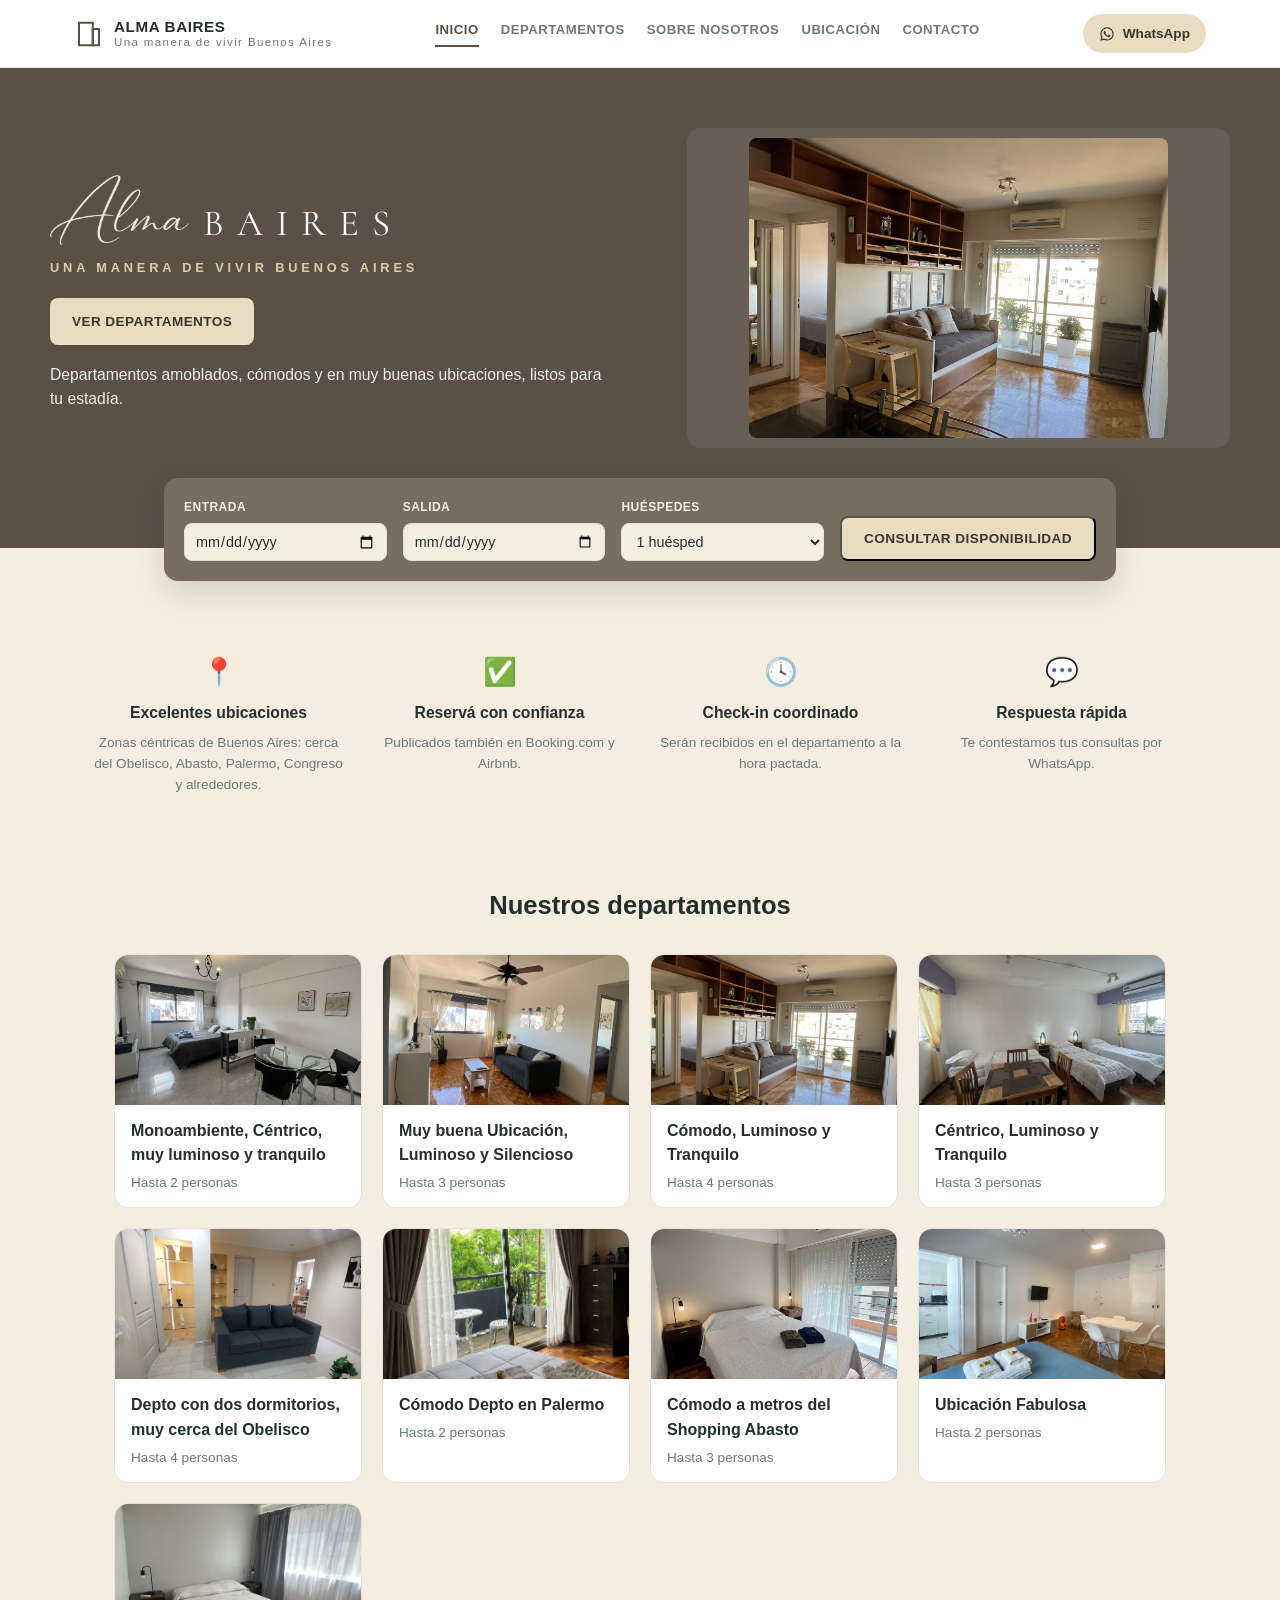
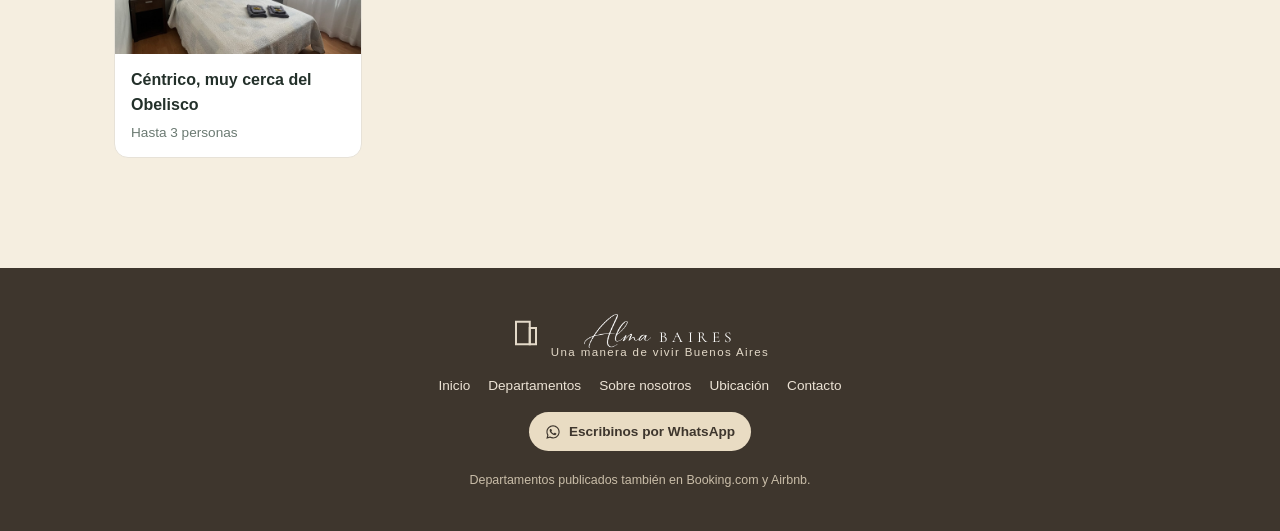
<file: index.html>
<!DOCTYPE html>
<html lang="es">
<head>
<meta charset="UTF-8">
<meta name="viewport" content="width=device-width, initial-scale=1.0">
<title>ALMA BAIRES Una manera de vivir Buenos Aires — Alquiler temporario en Buenos Aires</title>
<link rel="preconnect" href="https://fonts.googleapis.com">
<link rel="preconnect" href="https://fonts.gstatic.com" crossorigin>
<link href="https://fonts.googleapis.com/css2?family=Cormorant:wght@300;400;500&display=swap" rel="stylesheet">
<link rel="stylesheet" href="style.css">
<script src="availability.js"></script>
<script src="gallery.js" defer></script>
</head>
<body class="info-page-beige">

<header class="site-header">
  <div class="header-inner">
    <a href="index.html" class="brand">
      <span class="brand-icon"><svg width="30" height="30" viewBox="0 0 24 24" fill="none" stroke="currentColor" stroke-width="1.6"><rect x="4" y="3" width="11" height="18"/><rect x="15" y="8" width="5" height="13"/><line x1="7" y1="6" x2="7" y2="6.01"/><line x1="10" y1="6" x2="10" y2="6.01"/><line x1="7" y1="9" x2="7" y2="9.01"/><line x1="10" y1="9" x2="10" y2="9.01"/><line x1="7" y1="12" x2="7" y2="12.01"/><line x1="10" y1="12" x2="10" y2="12.01"/><line x1="7" y1="15" x2="7" y2="15.01"/><line x1="10" y1="15" x2="10" y2="15.01"/></svg></span>
      <span class="brand-text"><strong>ALMA BAIRES</strong><small>Una manera de vivir Buenos Aires</small></span>
    </a>
    <nav class="main-nav">
      <a href="index.html" class="active">Inicio</a>
      <a href="departamentos.html" class="">Departamentos</a>
      <a href="sobre-nosotros.html" class="">Sobre nosotros</a>
      <a href="ubicacion.html" class="">Ubicación</a>
      <a href="contacto.html" class="">Contacto</a>
    </nav>
    <a class="wa-pill" href="https://wa.me/5491123831149?text=Hola%21%20Quiero%20consultar%20disponibilidad%20de%20departamentos." target="_blank" rel="noopener"><svg width="16" height="16" viewBox="0 0 24 24" fill="currentColor"><path d="M12.04 2C6.58 2 2.13 6.45 2.13 11.91c0 1.75.46 3.39 1.26 4.81L2 22l5.42-1.42a9.9 9.9 0 0 0 4.62 1.15h.01c5.46 0 9.9-4.45 9.9-9.91C21.96 6.45 17.5 2 12.04 2m0 18.06h-.01a8.2 8.2 0 0 1-4.18-1.14l-.3-.18-3.12.82.84-3.04-.2-.31a8.2 8.2 0 0 1-1.26-4.3c0-4.54 3.7-8.24 8.25-8.24 2.2 0 4.27.86 5.83 2.42a8.18 8.18 0 0 1 2.41 5.83c0 4.55-3.7 8.24-8.26 8.24m4.52-6.17c-.25-.12-1.47-.72-1.7-.81-.23-.08-.4-.12-.56.13-.17.25-.64.81-.79.97-.14.17-.29.19-.54.06-.25-.12-1.04-.38-1.99-1.22-.73-.66-1.23-1.46-1.37-1.71-.14-.25-.02-.38.11-.51.11-.11.25-.29.37-.43.12-.14.16-.25.25-.41.08-.17.04-.31-.02-.44-.06-.12-.56-1.36-.77-1.86-.2-.48-.41-.42-.56-.42-.14 0-.31-.02-.48-.02s-.44.06-.67.31c-.23.25-.87.86-.87 2.09s.9 2.42 1.02 2.59c.12.17 1.76 2.7 4.27 3.78.6.26 1.06.41 1.43.53.6.19 1.14.16 1.57.1.48-.07 1.47-.6 1.68-1.18.21-.58.21-1.08.14-1.18-.06-.11-.23-.17-.48-.29"/></svg> WhatsApp</a>
  </div>
</header>

<main class="site-main">

<section class="hero-text">
  <div class="hero-split">
    <div class="hero-inner">
      <h1 class="brand-hero">
        <img class="brand-hero-alma" src="images/logo/alma-script-cream.png" alt="Alma">
        <span class="brand-spaced">BAIRES</span>
      </h1>
      <p class="brand-tagline">UNA MANERA DE VIVIR BUENOS AIRES</p>
      <a class="btn btn-primary" href="departamentos.html">Ver departamentos</a>
      <p class="hero-sub">Departamentos amoblados, cómodos y en muy buenas ubicaciones, listos para tu estadía.</p>
    </div>
    <div class="hero-photo">
      <img src="images/octavo/hero.jpg" alt="Departamentos en Buenos Aires">
    </div>
  </div>
</section>

<section class="search-bar-wrap">
  <form class="search-bar" id="search-form">
    <div class="field">
      <label>Entrada</label>
      <input type="date" name="entrada">
    </div>
    <div class="field">
      <label>Salida</label>
      <input type="date" name="salida">
    </div>
    <div class="field">
      <label>Huéspedes</label>
      <select name="huespedes">
        <option value="1">1 huésped</option>
        <option value="2">2 huéspedes</option>
        <option value="3">3 huéspedes</option>
        <option value="4">4 huéspedes o más</option>
      </select>
    </div>
    <button type="submit" class="btn btn-primary">Consultar disponibilidad</button>
  </form>
</section>

<section class="avail-results" id="avail-results"></section>

<section class="features">
  <div class="features-inner">
    <div class="feature"><div class="feature-icon">📍</div><h3>Excelentes ubicaciones</h3><p>Zonas céntricas de Buenos Aires: cerca del Obelisco, Abasto, Palermo, Congreso y alrededores.</p></div>
    <div class="feature"><div class="feature-icon">✅</div><h3>Reservá con confianza</h3><p>Publicados también en Booking.com y Airbnb.</p></div>
    <div class="feature"><div class="feature-icon">🕓</div><h3>Check-in coordinado</h3><p>Serán recibidos en el departamento a la hora pactada.</p></div>
    <div class="feature"><div class="feature-icon">💬</div><h3>Respuesta rápida</h3><p>Te contestamos tus consultas por WhatsApp.</p></div>
  </div>
</section>

<section class="dept-grid-section">
  <h2>Nuestros departamentos</h2>
  <div class="dept-grid">
    <a class="dept-card" href="depto-mono.html">
              <img src="images/mono/01.jpg" alt="Monoambiente, Céntrico, muy luminoso y tranquilo" loading="lazy">
              <div class="dept-card-body">
                <h3>Monoambiente, Céntrico, muy luminoso y tranquilo</h3>
                <p>Hasta 2 personas</p>
              </div>
            </a>
<a class="dept-card" href="depto-catorce.html">
              <img src="images/catorce/01.jpg" alt="Muy buena Ubicación, Luminoso y Silencioso" loading="lazy">
              <div class="dept-card-body">
                <h3>Muy buena Ubicación, Luminoso y Silencioso</h3>
                <p>Hasta 3 personas</p>
              </div>
            </a>
<a class="dept-card" href="depto-octavo.html">
              <img src="images/octavo/01.jpg" alt="Cómodo, Luminoso y Tranquilo" loading="lazy">
              <div class="dept-card-body">
                <h3>Cómodo, Luminoso y Tranquilo</h3>
                <p>Hasta 4 personas</p>
              </div>
            </a>
<a class="dept-card" href="depto-rincon.html">
              <img src="images/rincon/main21.jpg" alt="Céntrico, Luminoso y Tranquilo" loading="lazy">
              <div class="dept-card-body">
                <h3>Céntrico, Luminoso y Tranquilo</h3>
                <p>Hasta 3 personas</p>
              </div>
            </a>
<a class="dept-card" href="depto-uruguay.html">
              <img src="images/uruguay/01.jpg" alt="Depto con dos dormitorios, muy cerca del Obelisco" loading="lazy">
              <div class="dept-card-body">
                <h3>Depto con dos dormitorios, muy cerca del Obelisco</h3>
                <p>Hasta 4 personas</p>
              </div>
            </a>
<a class="dept-card" href="depto-salguero.html">
              <img src="images/salguero/main11.jpg" alt="Cómodo Depto en Palermo" loading="lazy">
              <div class="dept-card-body">
                <h3>Cómodo Depto en Palermo</h3>
                <p>Hasta 2 personas</p>
              </div>
            </a>
<a class="dept-card" href="depto-abasto.html">
              <img src="images/abasto/00.jpg" alt="Cómodo a metros del Shopping Abasto" loading="lazy">
              <div class="dept-card-body">
                <h3>Cómodo a metros del Shopping Abasto</h3>
                <p>Hasta 3 personas</p>
              </div>
            </a>
<a class="dept-card" href="depto-alsina.html">
              <img src="images/alsina/01.jpg" alt="Ubicación Fabulosa" loading="lazy">
              <div class="dept-card-body">
                <h3>Ubicación Fabulosa</h3>
                <p>Hasta 2 personas</p>
              </div>
            </a>
<a class="dept-card" href="depto-viamonte.html">
              <img src="images/viamonte/01.jpg" alt="Céntrico, muy cerca del Obelisco" loading="lazy">
              <div class="dept-card-body">
                <h3>Céntrico, muy cerca del Obelisco</h3>
                <p>Hasta 3 personas</p>
              </div>
            </a>
  </div>
</section>

<script>
const DEPTOS_JS = [{"slug": "mono", "nombre": "Monoambiente, Céntrico, muy luminoso y tranquilo", "capacidad": 2, "main": "images/mono/01.jpg"}, {"slug": "catorce", "nombre": "Muy buena Ubicación, Luminoso y Silencioso", "capacidad": 3, "main": "images/catorce/01.jpg"}, {"slug": "octavo", "nombre": "Cómodo, Luminoso y Tranquilo", "capacidad": 4, "main": "images/octavo/01.jpg"}, {"slug": "rincon", "nombre": "Céntrico, Luminoso y Tranquilo", "capacidad": 3, "main": "images/rincon/main21.jpg"}, {"slug": "uruguay", "nombre": "Depto con dos dormitorios, muy cerca del Obelisco", "capacidad": 4, "main": "images/uruguay/01.jpg"}, {"slug": "salguero", "nombre": "Cómodo Depto en Palermo", "capacidad": 2, "main": "images/salguero/main11.jpg"}, {"slug": "abasto", "nombre": "Cómodo a metros del Shopping Abasto", "capacidad": 3, "main": "images/abasto/00.jpg"}, {"slug": "alsina", "nombre": "Ubicación Fabulosa", "capacidad": 2, "main": "images/alsina/01.jpg"}, {"slug": "viamonte", "nombre": "Céntrico, muy cerca del Obelisco", "capacidad": 3, "main": "images/viamonte/01.jpg"}];

document.getElementById('search-form').addEventListener('submit', function(e){
  e.preventDefault();
  const f = new FormData(this);
  const entrada = f.get('entrada');
  const salida = f.get('salida');
  const huespedes = parseInt(f.get('huespedes'), 10) || 1;
  const resultsEl = document.getElementById('avail-results');

  if (!entrada || !salida) {
    resultsEl.innerHTML = '<p class="avail-msg">Elegí fecha de entrada y de salida para ver la disponibilidad.</p>';
    resultsEl.style.display = 'block';
    resultsEl.scrollIntoView({behavior: 'smooth', block: 'start'});
    return;
  }

  resultsEl.innerHTML = '<p class="avail-msg">Buscando disponibilidad…</p>';
  resultsEl.style.display = 'block';
  resultsEl.scrollIntoView({behavior: 'smooth', block: 'start'});

  window.disponibilidadPromise.then(function() {
    const disponibles = DEPTOS_JS.filter(d => estaDisponible(d.slug, entrada, salida) && d.capacidad >= huespedes);
    const ocupados = DEPTOS_JS.filter(d => !(estaDisponible(d.slug, entrada, salida) && d.capacidad >= huespedes));

    let html = DISPONIBILIDAD_ES_REAL
      ? ''
      : '<p class="badge-note">Disponibilidad de ejemplo — todavía no sincronizada con Airbnb ni Booking.</p>';
    if (disponibles.length) {
      html += '<h3>Disponibles del ' + entrada + ' al ' + salida + '</h3><div class="avail-grid">' +
        disponibles.map(d => `
          <a class="avail-card" href="depto-${d.slug}.html">
            <img src="${d.main}" alt="${d.nombre}" loading="lazy">
            <div class="avail-card-body">
              <h4>${d.nombre}</h4>
              <p class="muted">Hasta ${d.capacidad} personas</p>
            </div>
          </a>`).join('') +
        '</div>';
    } else {
      html += '<p class="avail-msg">No hay departamentos disponibles para esas fechas.</p>';
    }
    if (ocupados.length) {
      html += '<p class="avail-msg-muted">No disponibles: ' + ocupados.map(d => d.nombre).join(', ') + '</p>';
    }
    html += `<a class="btn btn-primary btn-block" href="https://wa.me/5491123831149?text=Hola%21%20Quiero%20consultar%20disponibilidad%20de%20departamentos." target="_blank" rel="noopener"><svg width="16" height="16" viewBox="0 0 24 24" fill="currentColor"><path d="M12.04 2C6.58 2 2.13 6.45 2.13 11.91c0 1.75.46 3.39 1.26 4.81L2 22l5.42-1.42a9.9 9.9 0 0 0 4.62 1.15h.01c5.46 0 9.9-4.45 9.9-9.91C21.96 6.45 17.5 2 12.04 2m0 18.06h-.01a8.2 8.2 0 0 1-4.18-1.14l-.3-.18-3.12.82.84-3.04-.2-.31a8.2 8.2 0 0 1-1.26-4.3c0-4.54 3.7-8.24 8.25-8.24 2.2 0 4.27.86 5.83 2.42a8.18 8.18 0 0 1 2.41 5.83c0 4.55-3.7 8.24-8.26 8.24m4.52-6.17c-.25-.12-1.47-.72-1.7-.81-.23-.08-.4-.12-.56.13-.17.25-.64.81-.79.97-.14.17-.29.19-.54.06-.25-.12-1.04-.38-1.99-1.22-.73-.66-1.23-1.46-1.37-1.71-.14-.25-.02-.38.11-.51.11-.11.25-.29.37-.43.12-.14.16-.25.25-.41.08-.17.04-.31-.02-.44-.06-.12-.56-1.36-.77-1.86-.2-.48-.41-.42-.56-.42-.14 0-.31-.02-.48-.02s-.44.06-.67.31c-.23.25-.87.86-.87 2.09s.9 2.42 1.02 2.59c.12.17 1.76 2.7 4.27 3.78.6.26 1.06.41 1.43.53.6.19 1.14.16 1.57.1.48-.07 1.47-.6 1.68-1.18.21-.58.21-1.08.14-1.18-.06-.11-.23-.17-.48-.29"/></svg> Consultar por WhatsApp</a>`;
    resultsEl.innerHTML = html;
  });
});
</script>

</main>

<footer class="site-footer">
  <div class="footer-inner">
    <div class="brand footer-brand">
      <span class="brand-icon"><svg width="30" height="30" viewBox="0 0 24 24" fill="none" stroke="currentColor" stroke-width="1.6"><rect x="4" y="3" width="11" height="18"/><rect x="15" y="8" width="5" height="13"/><line x1="7" y1="6" x2="7" y2="6.01"/><line x1="10" y1="6" x2="10" y2="6.01"/><line x1="7" y1="9" x2="7" y2="9.01"/><line x1="10" y1="9" x2="10" y2="9.01"/><line x1="7" y1="12" x2="7" y2="12.01"/><line x1="10" y1="12" x2="10" y2="12.01"/><line x1="7" y1="15" x2="7" y2="15.01"/><line x1="10" y1="15" x2="10" y2="15.01"/></svg></span>
      <span class="brand-text">
        <span class="footer-brand-name">
          <img class="footer-brand-alma" src="images/logo/alma-script-white.png" alt="Alma">
          <span class="brand-spaced">BAIRES</span>
        </span>
        <small>Una manera de vivir Buenos Aires</small>
      </span>
    </div>
    <nav class="footer-nav">
      <a href="index.html">Inicio</a>
      <a href="departamentos.html">Departamentos</a>
      <a href="sobre-nosotros.html">Sobre nosotros</a>
      <a href="ubicacion.html">Ubicación</a>
      <a href="contacto.html">Contacto</a>
    </nav>
    <a class="wa-pill" href="https://wa.me/5491123831149?text=Hola%21%20Quiero%20consultar%20disponibilidad%20de%20departamentos." target="_blank" rel="noopener"><svg width="16" height="16" viewBox="0 0 24 24" fill="currentColor"><path d="M12.04 2C6.58 2 2.13 6.45 2.13 11.91c0 1.75.46 3.39 1.26 4.81L2 22l5.42-1.42a9.9 9.9 0 0 0 4.62 1.15h.01c5.46 0 9.9-4.45 9.9-9.91C21.96 6.45 17.5 2 12.04 2m0 18.06h-.01a8.2 8.2 0 0 1-4.18-1.14l-.3-.18-3.12.82.84-3.04-.2-.31a8.2 8.2 0 0 1-1.26-4.3c0-4.54 3.7-8.24 8.25-8.24 2.2 0 4.27.86 5.83 2.42a8.18 8.18 0 0 1 2.41 5.83c0 4.55-3.7 8.24-8.26 8.24m4.52-6.17c-.25-.12-1.47-.72-1.7-.81-.23-.08-.4-.12-.56.13-.17.25-.64.81-.79.97-.14.17-.29.19-.54.06-.25-.12-1.04-.38-1.99-1.22-.73-.66-1.23-1.46-1.37-1.71-.14-.25-.02-.38.11-.51.11-.11.25-.29.37-.43.12-.14.16-.25.25-.41.08-.17.04-.31-.02-.44-.06-.12-.56-1.36-.77-1.86-.2-.48-.41-.42-.56-.42-.14 0-.31-.02-.48-.02s-.44.06-.67.31c-.23.25-.87.86-.87 2.09s.9 2.42 1.02 2.59c.12.17 1.76 2.7 4.27 3.78.6.26 1.06.41 1.43.53.6.19 1.14.16 1.57.1.48-.07 1.47-.6 1.68-1.18.21-.58.21-1.08.14-1.18-.06-.11-.23-.17-.48-.29"/></svg> Escribinos por WhatsApp</a>
    <p class="footer-note">Departamentos publicados también en Booking.com y Airbnb.</p>
  </div>
</footer>

</body>
</html>
</file>
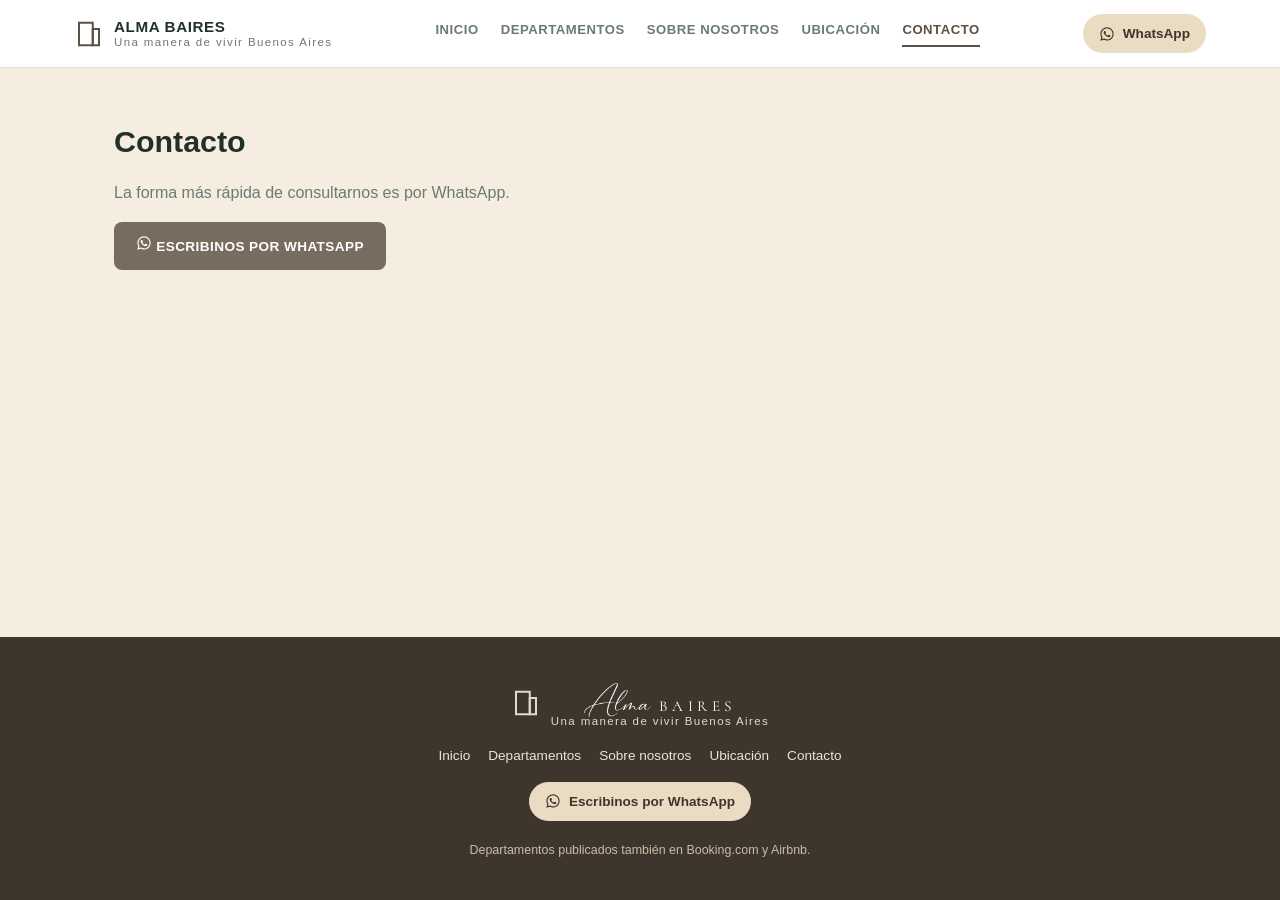
<file: contacto.html>
<!DOCTYPE html>
<html lang="es">
<head>
<meta charset="UTF-8">
<meta name="viewport" content="width=device-width, initial-scale=1.0">
<title>Contacto — ALMA BAIRES Una manera de vivir Buenos Aires</title>
<link rel="preconnect" href="https://fonts.googleapis.com">
<link rel="preconnect" href="https://fonts.gstatic.com" crossorigin>
<link href="https://fonts.googleapis.com/css2?family=Cormorant:wght@300;400;500&display=swap" rel="stylesheet">
<link rel="stylesheet" href="style.css">
<script src="availability.js"></script>
<script src="gallery.js" defer></script>
</head>
<body class="info-page-beige info-page-fixed-height">

<header class="site-header">
  <div class="header-inner">
    <a href="index.html" class="brand">
      <span class="brand-icon"><svg width="30" height="30" viewBox="0 0 24 24" fill="none" stroke="currentColor" stroke-width="1.6"><rect x="4" y="3" width="11" height="18"/><rect x="15" y="8" width="5" height="13"/><line x1="7" y1="6" x2="7" y2="6.01"/><line x1="10" y1="6" x2="10" y2="6.01"/><line x1="7" y1="9" x2="7" y2="9.01"/><line x1="10" y1="9" x2="10" y2="9.01"/><line x1="7" y1="12" x2="7" y2="12.01"/><line x1="10" y1="12" x2="10" y2="12.01"/><line x1="7" y1="15" x2="7" y2="15.01"/><line x1="10" y1="15" x2="10" y2="15.01"/></svg></span>
      <span class="brand-text"><strong>ALMA BAIRES</strong><small>Una manera de vivir Buenos Aires</small></span>
    </a>
    <nav class="main-nav">
      <a href="index.html" class="">Inicio</a>
      <a href="departamentos.html" class="">Departamentos</a>
      <a href="sobre-nosotros.html" class="">Sobre nosotros</a>
      <a href="ubicacion.html" class="">Ubicación</a>
      <a href="contacto.html" class="active">Contacto</a>
    </nav>
    <a class="wa-pill" href="https://wa.me/5491123831149?text=Hola%21%20Quiero%20consultar%20disponibilidad%20de%20departamentos." target="_blank" rel="noopener"><svg width="16" height="16" viewBox="0 0 24 24" fill="currentColor"><path d="M12.04 2C6.58 2 2.13 6.45 2.13 11.91c0 1.75.46 3.39 1.26 4.81L2 22l5.42-1.42a9.9 9.9 0 0 0 4.62 1.15h.01c5.46 0 9.9-4.45 9.9-9.91C21.96 6.45 17.5 2 12.04 2m0 18.06h-.01a8.2 8.2 0 0 1-4.18-1.14l-.3-.18-3.12.82.84-3.04-.2-.31a8.2 8.2 0 0 1-1.26-4.3c0-4.54 3.7-8.24 8.25-8.24 2.2 0 4.27.86 5.83 2.42a8.18 8.18 0 0 1 2.41 5.83c0 4.55-3.7 8.24-8.26 8.24m4.52-6.17c-.25-.12-1.47-.72-1.7-.81-.23-.08-.4-.12-.56.13-.17.25-.64.81-.79.97-.14.17-.29.19-.54.06-.25-.12-1.04-.38-1.99-1.22-.73-.66-1.23-1.46-1.37-1.71-.14-.25-.02-.38.11-.51.11-.11.25-.29.37-.43.12-.14.16-.25.25-.41.08-.17.04-.31-.02-.44-.06-.12-.56-1.36-.77-1.86-.2-.48-.41-.42-.56-.42-.14 0-.31-.02-.48-.02s-.44.06-.67.31c-.23.25-.87.86-.87 2.09s.9 2.42 1.02 2.59c.12.17 1.76 2.7 4.27 3.78.6.26 1.06.41 1.43.53.6.19 1.14.16 1.57.1.48-.07 1.47-.6 1.68-1.18.21-.58.21-1.08.14-1.18-.06-.11-.23-.17-.48-.29"/></svg> WhatsApp</a>
  </div>
</header>

<main class="site-main">

<section class="page-header">
  <h1>Contacto</h1>
  <p>La forma más rápida de consultarnos es por WhatsApp.</p>
  <a class="btn btn-tostado" href="https://wa.me/5491123831149?text=Hola%21%20Quiero%20hacer%20una%20consulta." target="_blank" rel="noopener"><svg width="16" height="16" viewBox="0 0 24 24" fill="currentColor"><path d="M12.04 2C6.58 2 2.13 6.45 2.13 11.91c0 1.75.46 3.39 1.26 4.81L2 22l5.42-1.42a9.9 9.9 0 0 0 4.62 1.15h.01c5.46 0 9.9-4.45 9.9-9.91C21.96 6.45 17.5 2 12.04 2m0 18.06h-.01a8.2 8.2 0 0 1-4.18-1.14l-.3-.18-3.12.82.84-3.04-.2-.31a8.2 8.2 0 0 1-1.26-4.3c0-4.54 3.7-8.24 8.25-8.24 2.2 0 4.27.86 5.83 2.42a8.18 8.18 0 0 1 2.41 5.83c0 4.55-3.7 8.24-8.26 8.24m4.52-6.17c-.25-.12-1.47-.72-1.7-.81-.23-.08-.4-.12-.56.13-.17.25-.64.81-.79.97-.14.17-.29.19-.54.06-.25-.12-1.04-.38-1.99-1.22-.73-.66-1.23-1.46-1.37-1.71-.14-.25-.02-.38.11-.51.11-.11.25-.29.37-.43.12-.14.16-.25.25-.41.08-.17.04-.31-.02-.44-.06-.12-.56-1.36-.77-1.86-.2-.48-.41-.42-.56-.42-.14 0-.31-.02-.48-.02s-.44.06-.67.31c-.23.25-.87.86-.87 2.09s.9 2.42 1.02 2.59c.12.17 1.76 2.7 4.27 3.78.6.26 1.06.41 1.43.53.6.19 1.14.16 1.57.1.48-.07 1.47-.6 1.68-1.18.21-.58.21-1.08.14-1.18-.06-.11-.23-.17-.48-.29"/></svg> Escribinos por WhatsApp</a>
</section>

</main>

<footer class="site-footer">
  <div class="footer-inner">
    <div class="brand footer-brand">
      <span class="brand-icon"><svg width="30" height="30" viewBox="0 0 24 24" fill="none" stroke="currentColor" stroke-width="1.6"><rect x="4" y="3" width="11" height="18"/><rect x="15" y="8" width="5" height="13"/><line x1="7" y1="6" x2="7" y2="6.01"/><line x1="10" y1="6" x2="10" y2="6.01"/><line x1="7" y1="9" x2="7" y2="9.01"/><line x1="10" y1="9" x2="10" y2="9.01"/><line x1="7" y1="12" x2="7" y2="12.01"/><line x1="10" y1="12" x2="10" y2="12.01"/><line x1="7" y1="15" x2="7" y2="15.01"/><line x1="10" y1="15" x2="10" y2="15.01"/></svg></span>
      <span class="brand-text">
        <span class="footer-brand-name">
          <img class="footer-brand-alma" src="images/logo/alma-script-white.png" alt="Alma">
          <span class="brand-spaced">BAIRES</span>
        </span>
        <small>Una manera de vivir Buenos Aires</small>
      </span>
    </div>
    <nav class="footer-nav">
      <a href="index.html">Inicio</a>
      <a href="departamentos.html">Departamentos</a>
      <a href="sobre-nosotros.html">Sobre nosotros</a>
      <a href="ubicacion.html">Ubicación</a>
      <a href="contacto.html">Contacto</a>
    </nav>
    <a class="wa-pill" href="https://wa.me/5491123831149?text=Hola%21%20Quiero%20consultar%20disponibilidad%20de%20departamentos." target="_blank" rel="noopener"><svg width="16" height="16" viewBox="0 0 24 24" fill="currentColor"><path d="M12.04 2C6.58 2 2.13 6.45 2.13 11.91c0 1.75.46 3.39 1.26 4.81L2 22l5.42-1.42a9.9 9.9 0 0 0 4.62 1.15h.01c5.46 0 9.9-4.45 9.9-9.91C21.96 6.45 17.5 2 12.04 2m0 18.06h-.01a8.2 8.2 0 0 1-4.18-1.14l-.3-.18-3.12.82.84-3.04-.2-.31a8.2 8.2 0 0 1-1.26-4.3c0-4.54 3.7-8.24 8.25-8.24 2.2 0 4.27.86 5.83 2.42a8.18 8.18 0 0 1 2.41 5.83c0 4.55-3.7 8.24-8.26 8.24m4.52-6.17c-.25-.12-1.47-.72-1.7-.81-.23-.08-.4-.12-.56.13-.17.25-.64.81-.79.97-.14.17-.29.19-.54.06-.25-.12-1.04-.38-1.99-1.22-.73-.66-1.23-1.46-1.37-1.71-.14-.25-.02-.38.11-.51.11-.11.25-.29.37-.43.12-.14.16-.25.25-.41.08-.17.04-.31-.02-.44-.06-.12-.56-1.36-.77-1.86-.2-.48-.41-.42-.56-.42-.14 0-.31-.02-.48-.02s-.44.06-.67.31c-.23.25-.87.86-.87 2.09s.9 2.42 1.02 2.59c.12.17 1.76 2.7 4.27 3.78.6.26 1.06.41 1.43.53.6.19 1.14.16 1.57.1.48-.07 1.47-.6 1.68-1.18.21-.58.21-1.08.14-1.18-.06-.11-.23-.17-.48-.29"/></svg> Escribinos por WhatsApp</a>
    <p class="footer-note">Departamentos publicados también en Booking.com y Airbnb.</p>
  </div>
</footer>

</body>
</html>
</file>
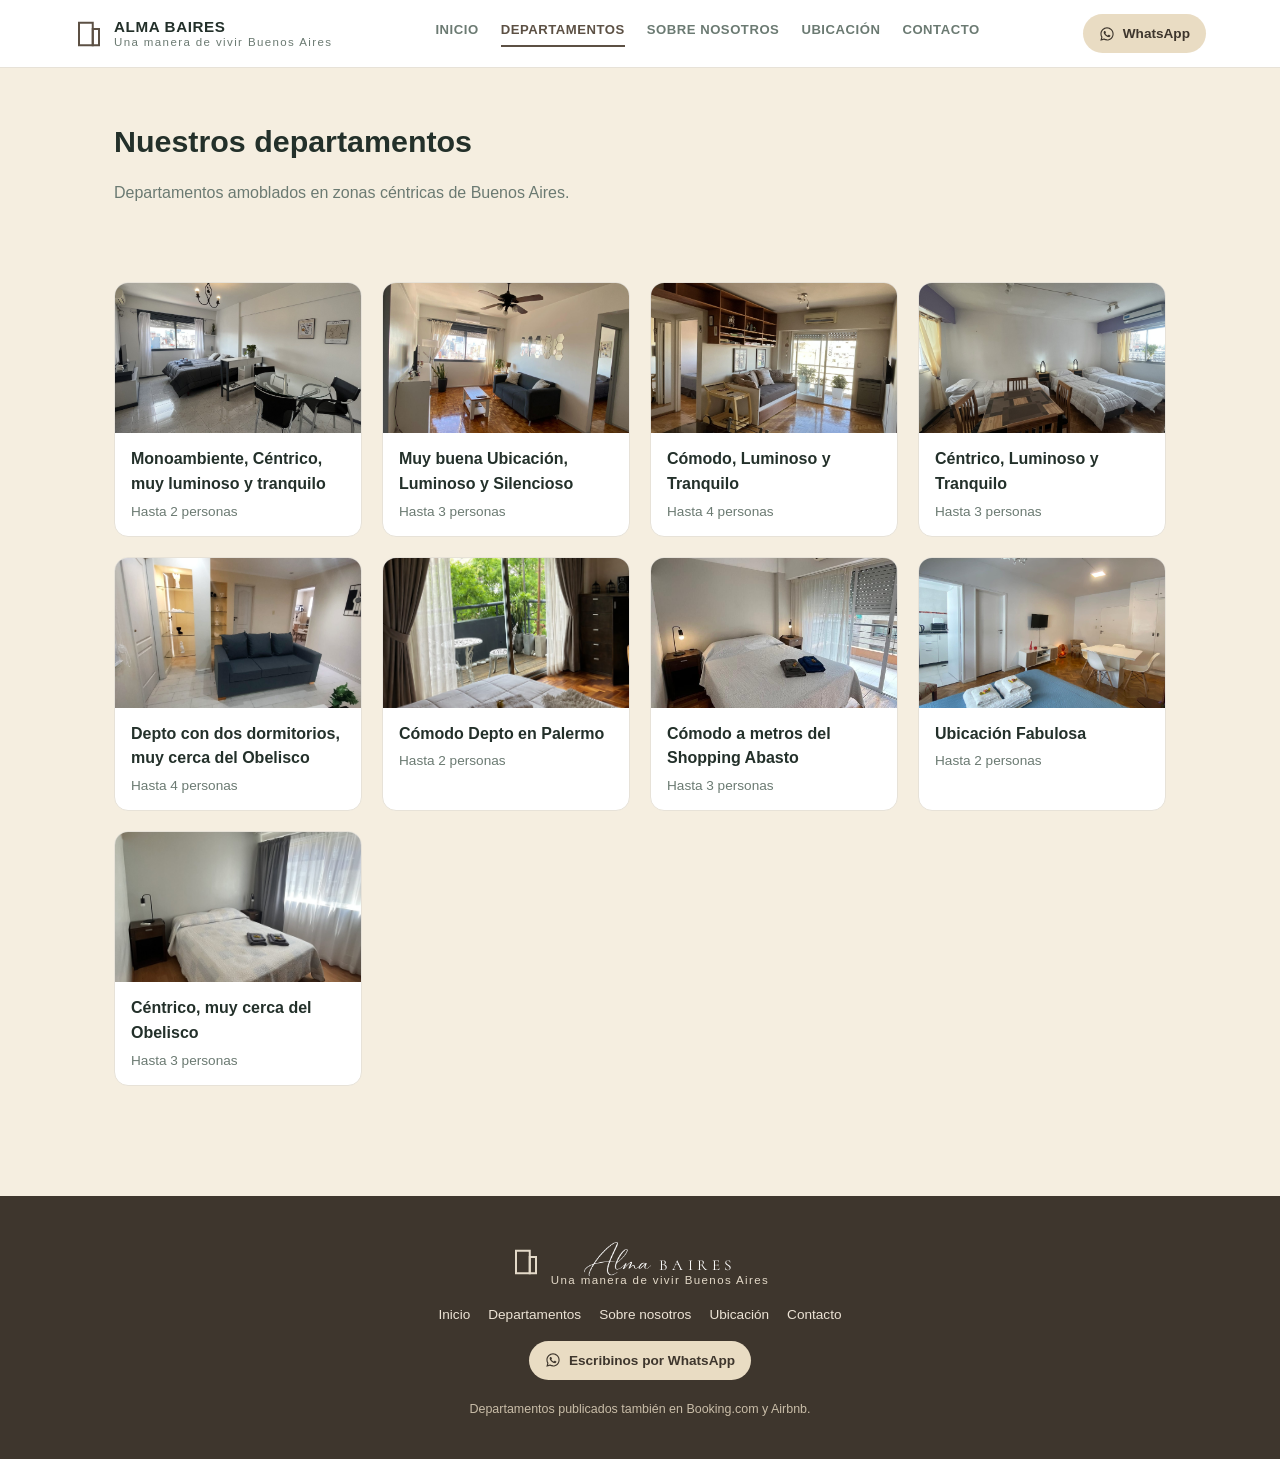
<file: departamentos.html>
<!DOCTYPE html>
<html lang="es">
<head>
<meta charset="UTF-8">
<meta name="viewport" content="width=device-width, initial-scale=1.0">
<title>Departamentos — ALMA BAIRES Una manera de vivir Buenos Aires</title>
<link rel="preconnect" href="https://fonts.googleapis.com">
<link rel="preconnect" href="https://fonts.gstatic.com" crossorigin>
<link href="https://fonts.googleapis.com/css2?family=Cormorant:wght@300;400;500&display=swap" rel="stylesheet">
<link rel="stylesheet" href="style.css">
<script src="availability.js"></script>
<script src="gallery.js" defer></script>
</head>
<body class="info-page-beige">

<header class="site-header">
  <div class="header-inner">
    <a href="index.html" class="brand">
      <span class="brand-icon"><svg width="30" height="30" viewBox="0 0 24 24" fill="none" stroke="currentColor" stroke-width="1.6"><rect x="4" y="3" width="11" height="18"/><rect x="15" y="8" width="5" height="13"/><line x1="7" y1="6" x2="7" y2="6.01"/><line x1="10" y1="6" x2="10" y2="6.01"/><line x1="7" y1="9" x2="7" y2="9.01"/><line x1="10" y1="9" x2="10" y2="9.01"/><line x1="7" y1="12" x2="7" y2="12.01"/><line x1="10" y1="12" x2="10" y2="12.01"/><line x1="7" y1="15" x2="7" y2="15.01"/><line x1="10" y1="15" x2="10" y2="15.01"/></svg></span>
      <span class="brand-text"><strong>ALMA BAIRES</strong><small>Una manera de vivir Buenos Aires</small></span>
    </a>
    <nav class="main-nav">
      <a href="index.html" class="">Inicio</a>
      <a href="departamentos.html" class="active">Departamentos</a>
      <a href="sobre-nosotros.html" class="">Sobre nosotros</a>
      <a href="ubicacion.html" class="">Ubicación</a>
      <a href="contacto.html" class="">Contacto</a>
    </nav>
    <a class="wa-pill" href="https://wa.me/5491123831149?text=Hola%21%20Quiero%20consultar%20disponibilidad%20de%20departamentos." target="_blank" rel="noopener"><svg width="16" height="16" viewBox="0 0 24 24" fill="currentColor"><path d="M12.04 2C6.58 2 2.13 6.45 2.13 11.91c0 1.75.46 3.39 1.26 4.81L2 22l5.42-1.42a9.9 9.9 0 0 0 4.62 1.15h.01c5.46 0 9.9-4.45 9.9-9.91C21.96 6.45 17.5 2 12.04 2m0 18.06h-.01a8.2 8.2 0 0 1-4.18-1.14l-.3-.18-3.12.82.84-3.04-.2-.31a8.2 8.2 0 0 1-1.26-4.3c0-4.54 3.7-8.24 8.25-8.24 2.2 0 4.27.86 5.83 2.42a8.18 8.18 0 0 1 2.41 5.83c0 4.55-3.7 8.24-8.26 8.24m4.52-6.17c-.25-.12-1.47-.72-1.7-.81-.23-.08-.4-.12-.56.13-.17.25-.64.81-.79.97-.14.17-.29.19-.54.06-.25-.12-1.04-.38-1.99-1.22-.73-.66-1.23-1.46-1.37-1.71-.14-.25-.02-.38.11-.51.11-.11.25-.29.37-.43.12-.14.16-.25.25-.41.08-.17.04-.31-.02-.44-.06-.12-.56-1.36-.77-1.86-.2-.48-.41-.42-.56-.42-.14 0-.31-.02-.48-.02s-.44.06-.67.31c-.23.25-.87.86-.87 2.09s.9 2.42 1.02 2.59c.12.17 1.76 2.7 4.27 3.78.6.26 1.06.41 1.43.53.6.19 1.14.16 1.57.1.48-.07 1.47-.6 1.68-1.18.21-.58.21-1.08.14-1.18-.06-.11-.23-.17-.48-.29"/></svg> WhatsApp</a>
  </div>
</header>

<main class="site-main">

<section class="page-header">
  <h1>Nuestros departamentos</h1>
  <p>Departamentos amoblados en zonas céntricas de Buenos Aires.</p>
</section>
<section class="dept-grid-section">
  <div class="dept-grid">
    <a class="dept-card" href="depto-mono.html">
              <img src="images/mono/01.jpg" alt="Monoambiente, Céntrico, muy luminoso y tranquilo" loading="lazy">
              <div class="dept-card-body">
                <h3>Monoambiente, Céntrico, muy luminoso y tranquilo</h3>
                <p class="muted">Hasta 2 personas</p>
              </div>
            </a>
<a class="dept-card" href="depto-catorce.html">
              <img src="images/catorce/01.jpg" alt="Muy buena Ubicación, Luminoso y Silencioso" loading="lazy">
              <div class="dept-card-body">
                <h3>Muy buena Ubicación, Luminoso y Silencioso</h3>
                <p class="muted">Hasta 3 personas</p>
              </div>
            </a>
<a class="dept-card" href="depto-octavo.html">
              <img src="images/octavo/01.jpg" alt="Cómodo, Luminoso y Tranquilo" loading="lazy">
              <div class="dept-card-body">
                <h3>Cómodo, Luminoso y Tranquilo</h3>
                <p class="muted">Hasta 4 personas</p>
              </div>
            </a>
<a class="dept-card" href="depto-rincon.html">
              <img src="images/rincon/main21.jpg" alt="Céntrico, Luminoso y Tranquilo" loading="lazy">
              <div class="dept-card-body">
                <h3>Céntrico, Luminoso y Tranquilo</h3>
                <p class="muted">Hasta 3 personas</p>
              </div>
            </a>
<a class="dept-card" href="depto-uruguay.html">
              <img src="images/uruguay/01.jpg" alt="Depto con dos dormitorios, muy cerca del Obelisco" loading="lazy">
              <div class="dept-card-body">
                <h3>Depto con dos dormitorios, muy cerca del Obelisco</h3>
                <p class="muted">Hasta 4 personas</p>
              </div>
            </a>
<a class="dept-card" href="depto-salguero.html">
              <img src="images/salguero/main11.jpg" alt="Cómodo Depto en Palermo" loading="lazy">
              <div class="dept-card-body">
                <h3>Cómodo Depto en Palermo</h3>
                <p class="muted">Hasta 2 personas</p>
              </div>
            </a>
<a class="dept-card" href="depto-abasto.html">
              <img src="images/abasto/00.jpg" alt="Cómodo a metros del Shopping Abasto" loading="lazy">
              <div class="dept-card-body">
                <h3>Cómodo a metros del Shopping Abasto</h3>
                <p class="muted">Hasta 3 personas</p>
              </div>
            </a>
<a class="dept-card" href="depto-alsina.html">
              <img src="images/alsina/01.jpg" alt="Ubicación Fabulosa" loading="lazy">
              <div class="dept-card-body">
                <h3>Ubicación Fabulosa</h3>
                <p class="muted">Hasta 2 personas</p>
              </div>
            </a>
<a class="dept-card" href="depto-viamonte.html">
              <img src="images/viamonte/01.jpg" alt="Céntrico, muy cerca del Obelisco" loading="lazy">
              <div class="dept-card-body">
                <h3>Céntrico, muy cerca del Obelisco</h3>
                <p class="muted">Hasta 3 personas</p>
              </div>
            </a>
  </div>
</section>

</main>

<footer class="site-footer">
  <div class="footer-inner">
    <div class="brand footer-brand">
      <span class="brand-icon"><svg width="30" height="30" viewBox="0 0 24 24" fill="none" stroke="currentColor" stroke-width="1.6"><rect x="4" y="3" width="11" height="18"/><rect x="15" y="8" width="5" height="13"/><line x1="7" y1="6" x2="7" y2="6.01"/><line x1="10" y1="6" x2="10" y2="6.01"/><line x1="7" y1="9" x2="7" y2="9.01"/><line x1="10" y1="9" x2="10" y2="9.01"/><line x1="7" y1="12" x2="7" y2="12.01"/><line x1="10" y1="12" x2="10" y2="12.01"/><line x1="7" y1="15" x2="7" y2="15.01"/><line x1="10" y1="15" x2="10" y2="15.01"/></svg></span>
      <span class="brand-text">
        <span class="footer-brand-name">
          <img class="footer-brand-alma" src="images/logo/alma-script-white.png" alt="Alma">
          <span class="brand-spaced">BAIRES</span>
        </span>
        <small>Una manera de vivir Buenos Aires</small>
      </span>
    </div>
    <nav class="footer-nav">
      <a href="index.html">Inicio</a>
      <a href="departamentos.html">Departamentos</a>
      <a href="sobre-nosotros.html">Sobre nosotros</a>
      <a href="ubicacion.html">Ubicación</a>
      <a href="contacto.html">Contacto</a>
    </nav>
    <a class="wa-pill" href="https://wa.me/5491123831149?text=Hola%21%20Quiero%20consultar%20disponibilidad%20de%20departamentos." target="_blank" rel="noopener"><svg width="16" height="16" viewBox="0 0 24 24" fill="currentColor"><path d="M12.04 2C6.58 2 2.13 6.45 2.13 11.91c0 1.75.46 3.39 1.26 4.81L2 22l5.42-1.42a9.9 9.9 0 0 0 4.62 1.15h.01c5.46 0 9.9-4.45 9.9-9.91C21.96 6.45 17.5 2 12.04 2m0 18.06h-.01a8.2 8.2 0 0 1-4.18-1.14l-.3-.18-3.12.82.84-3.04-.2-.31a8.2 8.2 0 0 1-1.26-4.3c0-4.54 3.7-8.24 8.25-8.24 2.2 0 4.27.86 5.83 2.42a8.18 8.18 0 0 1 2.41 5.83c0 4.55-3.7 8.24-8.26 8.24m4.52-6.17c-.25-.12-1.47-.72-1.7-.81-.23-.08-.4-.12-.56.13-.17.25-.64.81-.79.97-.14.17-.29.19-.54.06-.25-.12-1.04-.38-1.99-1.22-.73-.66-1.23-1.46-1.37-1.71-.14-.25-.02-.38.11-.51.11-.11.25-.29.37-.43.12-.14.16-.25.25-.41.08-.17.04-.31-.02-.44-.06-.12-.56-1.36-.77-1.86-.2-.48-.41-.42-.56-.42-.14 0-.31-.02-.48-.02s-.44.06-.67.31c-.23.25-.87.86-.87 2.09s.9 2.42 1.02 2.59c.12.17 1.76 2.7 4.27 3.78.6.26 1.06.41 1.43.53.6.19 1.14.16 1.57.1.48-.07 1.47-.6 1.68-1.18.21-.58.21-1.08.14-1.18-.06-.11-.23-.17-.48-.29"/></svg> Escribinos por WhatsApp</a>
    <p class="footer-note">Departamentos publicados también en Booking.com y Airbnb.</p>
  </div>
</footer>

</body>
</html>
</file>
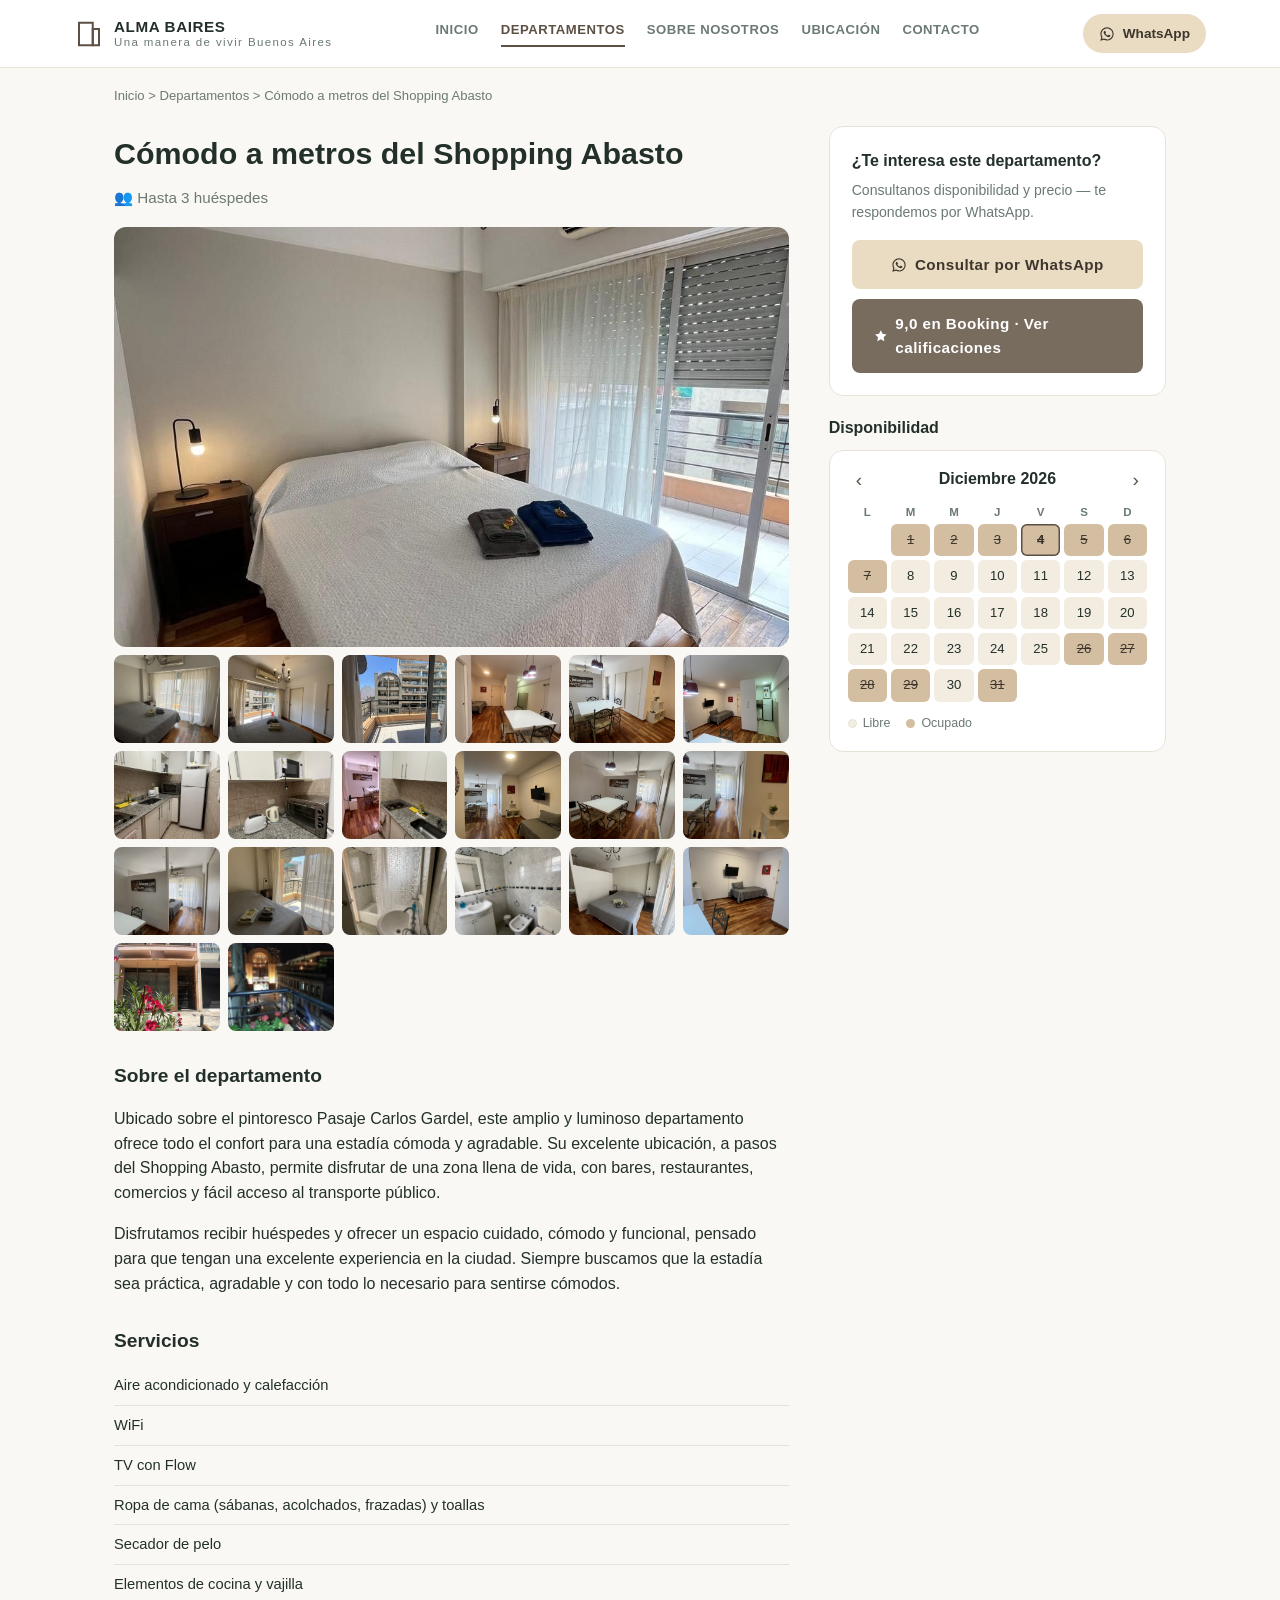
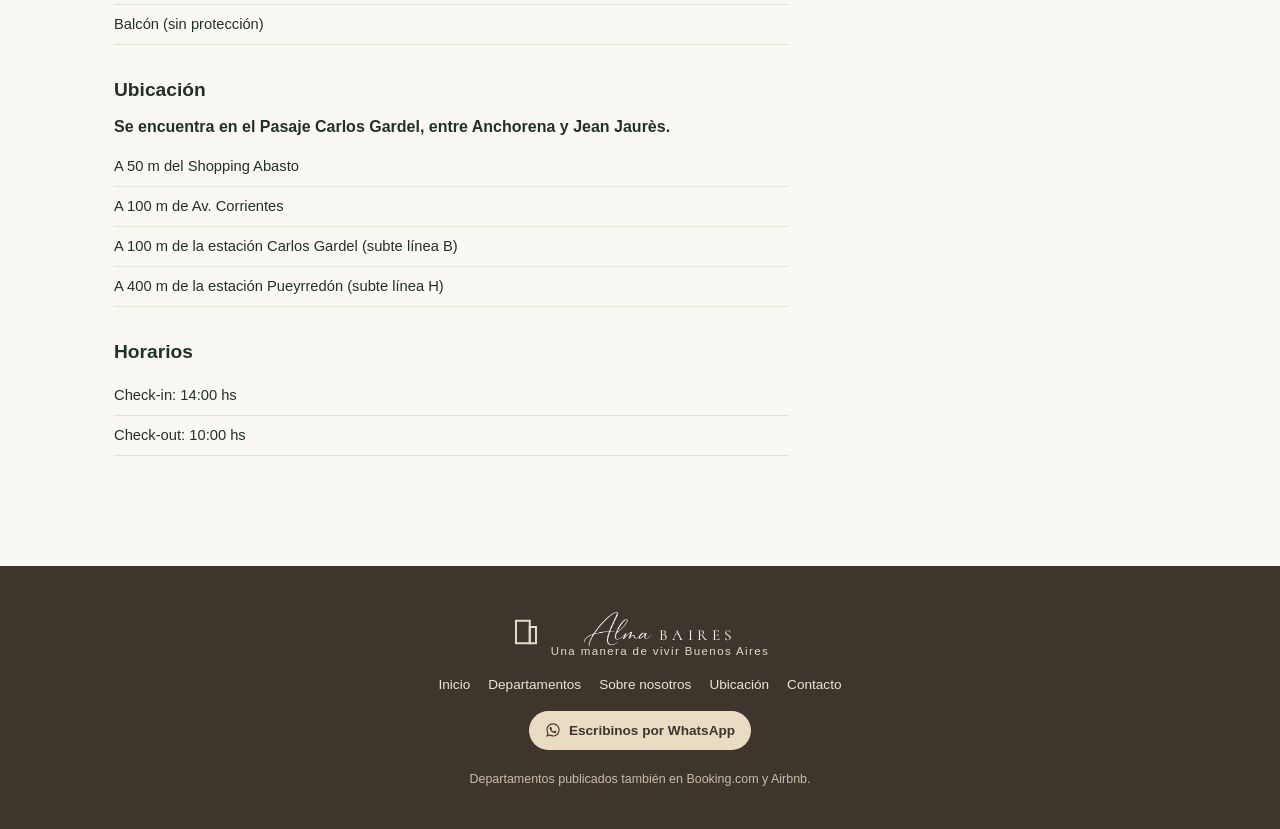
<file: depto-abasto.html>
<!DOCTYPE html>
<html lang="es">
<head>
<meta charset="UTF-8">
<meta name="viewport" content="width=device-width, initial-scale=1.0">
<title>Cómodo a metros del Shopping Abasto — ALMA BAIRES Una manera de vivir Buenos Aires</title>
<link rel="preconnect" href="https://fonts.googleapis.com">
<link rel="preconnect" href="https://fonts.gstatic.com" crossorigin>
<link href="https://fonts.googleapis.com/css2?family=Cormorant:wght@300;400;500&display=swap" rel="stylesheet">
<link rel="stylesheet" href="style.css">
<script src="availability.js"></script>
<script src="gallery.js" defer></script>
</head>
<body>

<header class="site-header">
  <div class="header-inner">
    <a href="index.html" class="brand">
      <span class="brand-icon"><svg width="30" height="30" viewBox="0 0 24 24" fill="none" stroke="currentColor" stroke-width="1.6"><rect x="4" y="3" width="11" height="18"/><rect x="15" y="8" width="5" height="13"/><line x1="7" y1="6" x2="7" y2="6.01"/><line x1="10" y1="6" x2="10" y2="6.01"/><line x1="7" y1="9" x2="7" y2="9.01"/><line x1="10" y1="9" x2="10" y2="9.01"/><line x1="7" y1="12" x2="7" y2="12.01"/><line x1="10" y1="12" x2="10" y2="12.01"/><line x1="7" y1="15" x2="7" y2="15.01"/><line x1="10" y1="15" x2="10" y2="15.01"/></svg></span>
      <span class="brand-text"><strong>ALMA BAIRES</strong><small>Una manera de vivir Buenos Aires</small></span>
    </a>
    <nav class="main-nav">
      <a href="index.html" class="">Inicio</a>
      <a href="departamentos.html" class="active">Departamentos</a>
      <a href="sobre-nosotros.html" class="">Sobre nosotros</a>
      <a href="ubicacion.html" class="">Ubicación</a>
      <a href="contacto.html" class="">Contacto</a>
    </nav>
    <a class="wa-pill" href="https://wa.me/5491123831149?text=Hola%21%20Quiero%20consultar%20disponibilidad%20de%20departamentos." target="_blank" rel="noopener"><svg width="16" height="16" viewBox="0 0 24 24" fill="currentColor"><path d="M12.04 2C6.58 2 2.13 6.45 2.13 11.91c0 1.75.46 3.39 1.26 4.81L2 22l5.42-1.42a9.9 9.9 0 0 0 4.62 1.15h.01c5.46 0 9.9-4.45 9.9-9.91C21.96 6.45 17.5 2 12.04 2m0 18.06h-.01a8.2 8.2 0 0 1-4.18-1.14l-.3-.18-3.12.82.84-3.04-.2-.31a8.2 8.2 0 0 1-1.26-4.3c0-4.54 3.7-8.24 8.25-8.24 2.2 0 4.27.86 5.83 2.42a8.18 8.18 0 0 1 2.41 5.83c0 4.55-3.7 8.24-8.26 8.24m4.52-6.17c-.25-.12-1.47-.72-1.7-.81-.23-.08-.4-.12-.56.13-.17.25-.64.81-.79.97-.14.17-.29.19-.54.06-.25-.12-1.04-.38-1.99-1.22-.73-.66-1.23-1.46-1.37-1.71-.14-.25-.02-.38.11-.51.11-.11.25-.29.37-.43.12-.14.16-.25.25-.41.08-.17.04-.31-.02-.44-.06-.12-.56-1.36-.77-1.86-.2-.48-.41-.42-.56-.42-.14 0-.31-.02-.48-.02s-.44.06-.67.31c-.23.25-.87.86-.87 2.09s.9 2.42 1.02 2.59c.12.17 1.76 2.7 4.27 3.78.6.26 1.06.41 1.43.53.6.19 1.14.16 1.57.1.48-.07 1.47-.6 1.68-1.18.21-.58.21-1.08.14-1.18-.06-.11-.23-.17-.48-.29"/></svg> WhatsApp</a>
  </div>
</header>

<main class="site-main">

<div class="breadcrumb">
  <a href="index.html">Inicio</a> &gt; <a href="departamentos.html">Departamentos</a> &gt; Cómodo a metros del Shopping Abasto
</div>

<section class="depto-detail">
  <div class="depto-main">
    <h1>Cómodo a metros del Shopping Abasto</h1>
    <p class="meta-row">👥 Hasta 3 huéspedes</p>

    <div class="gallery-main" data-gallery-images='["images/abasto/00.jpg", "images/abasto/01.jpg", "images/abasto/02.jpg", "images/abasto/03.jpg", "images/abasto/04.jpg", "images/abasto/05.jpg", "images/abasto/06.jpg", "images/abasto/07.jpg", "images/abasto/08.jpg", "images/abasto/09.jpg", "images/abasto/10.jpg", "images/abasto/11.jpg", "images/abasto/12.jpg", "images/abasto/13.jpg", "images/abasto/14.jpg", "images/abasto/15.jpg", "images/abasto/16.jpg", "images/abasto/17.jpg", "images/abasto/18.jpg", "images/abasto/19.jpg", "images/abasto/20.jpg"]'>
      <a href="images/abasto/00.jpg" class="gallery-main-link" data-index="0">
        <img class="gallery-big" src="images/abasto/00.jpg" alt="Cómodo a metros del Shopping Abasto">
      </a>
      <div class="gallery-thumbs">
        <a href="images/abasto/01.jpg" class="gallery-thumb" data-index="1"><img src="images/abasto/01.jpg" alt="Cómodo a metros del Shopping Abasto - foto" loading="lazy"></a>
<a href="images/abasto/02.jpg" class="gallery-thumb" data-index="2"><img src="images/abasto/02.jpg" alt="Cómodo a metros del Shopping Abasto - foto" loading="lazy"></a>
<a href="images/abasto/03.jpg" class="gallery-thumb" data-index="3"><img src="images/abasto/03.jpg" alt="Cómodo a metros del Shopping Abasto - foto" loading="lazy"></a>
<a href="images/abasto/04.jpg" class="gallery-thumb" data-index="4"><img src="images/abasto/04.jpg" alt="Cómodo a metros del Shopping Abasto - foto" loading="lazy"></a>
<a href="images/abasto/05.jpg" class="gallery-thumb" data-index="5"><img src="images/abasto/05.jpg" alt="Cómodo a metros del Shopping Abasto - foto" loading="lazy"></a>
<a href="images/abasto/06.jpg" class="gallery-thumb" data-index="6"><img src="images/abasto/06.jpg" alt="Cómodo a metros del Shopping Abasto - foto" loading="lazy"></a>
<a href="images/abasto/07.jpg" class="gallery-thumb" data-index="7"><img src="images/abasto/07.jpg" alt="Cómodo a metros del Shopping Abasto - foto" loading="lazy"></a>
<a href="images/abasto/08.jpg" class="gallery-thumb" data-index="8"><img src="images/abasto/08.jpg" alt="Cómodo a metros del Shopping Abasto - foto" loading="lazy"></a>
<a href="images/abasto/09.jpg" class="gallery-thumb" data-index="9"><img src="images/abasto/09.jpg" alt="Cómodo a metros del Shopping Abasto - foto" loading="lazy"></a>
<a href="images/abasto/10.jpg" class="gallery-thumb" data-index="10"><img src="images/abasto/10.jpg" alt="Cómodo a metros del Shopping Abasto - foto" loading="lazy"></a>
<a href="images/abasto/11.jpg" class="gallery-thumb" data-index="11"><img src="images/abasto/11.jpg" alt="Cómodo a metros del Shopping Abasto - foto" loading="lazy"></a>
<a href="images/abasto/12.jpg" class="gallery-thumb" data-index="12"><img src="images/abasto/12.jpg" alt="Cómodo a metros del Shopping Abasto - foto" loading="lazy"></a>
<a href="images/abasto/13.jpg" class="gallery-thumb" data-index="13"><img src="images/abasto/13.jpg" alt="Cómodo a metros del Shopping Abasto - foto" loading="lazy"></a>
<a href="images/abasto/14.jpg" class="gallery-thumb" data-index="14"><img src="images/abasto/14.jpg" alt="Cómodo a metros del Shopping Abasto - foto" loading="lazy"></a>
<a href="images/abasto/15.jpg" class="gallery-thumb" data-index="15"><img src="images/abasto/15.jpg" alt="Cómodo a metros del Shopping Abasto - foto" loading="lazy"></a>
<a href="images/abasto/16.jpg" class="gallery-thumb" data-index="16"><img src="images/abasto/16.jpg" alt="Cómodo a metros del Shopping Abasto - foto" loading="lazy"></a>
<a href="images/abasto/17.jpg" class="gallery-thumb" data-index="17"><img src="images/abasto/17.jpg" alt="Cómodo a metros del Shopping Abasto - foto" loading="lazy"></a>
<a href="images/abasto/18.jpg" class="gallery-thumb" data-index="18"><img src="images/abasto/18.jpg" alt="Cómodo a metros del Shopping Abasto - foto" loading="lazy"></a>
<a href="images/abasto/19.jpg" class="gallery-thumb" data-index="19"><img src="images/abasto/19.jpg" alt="Cómodo a metros del Shopping Abasto - foto" loading="lazy"></a>
<a href="images/abasto/20.jpg" class="gallery-thumb" data-index="20"><img src="images/abasto/20.jpg" alt="Cómodo a metros del Shopping Abasto - foto" loading="lazy"></a>
      </div>
    </div>

    <h2>Sobre el departamento</h2>
    <p>Ubicado sobre el pintoresco Pasaje Carlos Gardel, este amplio y luminoso departamento ofrece todo el confort para una estadía cómoda y agradable. Su excelente ubicación, a pasos del Shopping Abasto, permite disfrutar de una zona llena de vida, con bares, restaurantes, comercios y fácil acceso al transporte público.</p>
    <p>Disfrutamos recibir huéspedes y ofrecer un espacio cuidado, cómodo y funcional, pensado para que tengan una excelente experiencia en la ciudad. Siempre buscamos que la estadía sea práctica, agradable y con todo lo necesario para sentirse cómodos.</p>
    
    <h2>Servicios</h2>
    <ul class="info-list amenities-list">
      <li>Aire acondicionado y calefacción</li>
<li>WiFi</li>
<li>TV con Flow</li>
<li>Ropa de cama (sábanas, acolchados, frazadas) y toallas</li>
<li>Secador de pelo</li>
<li>Elementos de cocina y vajilla</li>
<li>Balcón (sin protección)</li>
    </ul>
    
    <h2>Ubicación</h2>
    <p class="direccion">Se encuentra en el Pasaje Carlos Gardel, entre Anchorena y Jean Jaurès.</p>
    
    <ul class="info-list"><li>A 50 m del Shopping Abasto</li>
<li>A 100 m de Av. Corrientes</li>
<li>A 100 m de la estación Carlos Gardel (subte línea B)</li>
<li>A 400 m de la estación Pueyrredón (subte línea H)</li></ul>

    <h2>Horarios</h2>
    <ul class="info-list">
      <li>Check-in: 14:00 hs</li>
      <li>Check-out: 10:00 hs</li>
      
    </ul>
  </div>

  <aside class="depto-sidebar">
    <div class="sidebar-card">
      <p class="sidebar-title">¿Te interesa este departamento?</p>
      <p class="muted">Consultanos disponibilidad y precio — te respondemos por WhatsApp.</p>
      <a class="btn btn-primary btn-block" href="https://wa.me/5491123831149?text=Hola%21%20Quiero%20consultar%20disponibilidad%20para%20el%20departamento%20C%C3%B3modo%20a%20metros%20del%20Shopping%20Abasto." target="_blank" rel="noopener"><svg width="16" height="16" viewBox="0 0 24 24" fill="currentColor"><path d="M12.04 2C6.58 2 2.13 6.45 2.13 11.91c0 1.75.46 3.39 1.26 4.81L2 22l5.42-1.42a9.9 9.9 0 0 0 4.62 1.15h.01c5.46 0 9.9-4.45 9.9-9.91C21.96 6.45 17.5 2 12.04 2m0 18.06h-.01a8.2 8.2 0 0 1-4.18-1.14l-.3-.18-3.12.82.84-3.04-.2-.31a8.2 8.2 0 0 1-1.26-4.3c0-4.54 3.7-8.24 8.25-8.24 2.2 0 4.27.86 5.83 2.42a8.18 8.18 0 0 1 2.41 5.83c0 4.55-3.7 8.24-8.26 8.24m4.52-6.17c-.25-.12-1.47-.72-1.7-.81-.23-.08-.4-.12-.56.13-.17.25-.64.81-.79.97-.14.17-.29.19-.54.06-.25-.12-1.04-.38-1.99-1.22-.73-.66-1.23-1.46-1.37-1.71-.14-.25-.02-.38.11-.51.11-.11.25-.29.37-.43.12-.14.16-.25.25-.41.08-.17.04-.31-.02-.44-.06-.12-.56-1.36-.77-1.86-.2-.48-.41-.42-.56-.42-.14 0-.31-.02-.48-.02s-.44.06-.67.31c-.23.25-.87.86-.87 2.09s.9 2.42 1.02 2.59c.12.17 1.76 2.7 4.27 3.78.6.26 1.06.41 1.43.53.6.19 1.14.16 1.57.1.48-.07 1.47-.6 1.68-1.18.21-.58.21-1.08.14-1.18-.06-.11-.23-.17-.48-.29"/></svg> Consultar por WhatsApp</a>
      <a class="btn btn-tostado btn-block" style="margin-top:10px" href="https://www.booking.com/hotel/ar/monoambiente-comodo-y-centrico.es.html" target="_blank" rel="noopener"><svg width="16" height="16" viewBox="0 0 24 24" fill="currentColor"><path d="M12 2l3.09 6.26L22 9.27l-5 4.87 1.18 6.88L12 17.77l-6.18 3.25L7 14.14 2 9.27l6.91-1.01L12 2z"/></svg> 9,0 en Booking · Ver calificaciones</a>
    </div>

    <div class="calendar-block">
      <p class="sidebar-title">Disponibilidad</p>
      <p class="badge-note" id="cal-fuente" style="display:none;"></p>
      <div class="calendar" id="calendario">
        <div class="calendar-head">
          <button type="button" id="cal-prev" aria-label="Mes anterior">‹</button>
          <span id="cal-title"></span>
          <button type="button" id="cal-next" aria-label="Mes siguiente">›</button>
        </div>
        <div class="calendar-weekdays">
          <span>L</span><span>M</span><span>M</span><span>J</span><span>V</span><span>S</span><span>D</span>
        </div>
        <div class="calendar-grid" id="cal-grid"></div>
        <div class="calendar-legend">
          <span class="legend-item"><i class="dot dot-free"></i> Libre</span>
          <span class="legend-item"><i class="dot dot-blocked"></i> Ocupado</span>
        </div>
      </div>
    </div>
  </aside>
</section>

<script>initCalendario('abasto');</script>

</main>

<footer class="site-footer">
  <div class="footer-inner">
    <div class="brand footer-brand">
      <span class="brand-icon"><svg width="30" height="30" viewBox="0 0 24 24" fill="none" stroke="currentColor" stroke-width="1.6"><rect x="4" y="3" width="11" height="18"/><rect x="15" y="8" width="5" height="13"/><line x1="7" y1="6" x2="7" y2="6.01"/><line x1="10" y1="6" x2="10" y2="6.01"/><line x1="7" y1="9" x2="7" y2="9.01"/><line x1="10" y1="9" x2="10" y2="9.01"/><line x1="7" y1="12" x2="7" y2="12.01"/><line x1="10" y1="12" x2="10" y2="12.01"/><line x1="7" y1="15" x2="7" y2="15.01"/><line x1="10" y1="15" x2="10" y2="15.01"/></svg></span>
      <span class="brand-text">
        <span class="footer-brand-name">
          <img class="footer-brand-alma" src="images/logo/alma-script-white.png" alt="Alma">
          <span class="brand-spaced">BAIRES</span>
        </span>
        <small>Una manera de vivir Buenos Aires</small>
      </span>
    </div>
    <nav class="footer-nav">
      <a href="index.html">Inicio</a>
      <a href="departamentos.html">Departamentos</a>
      <a href="sobre-nosotros.html">Sobre nosotros</a>
      <a href="ubicacion.html">Ubicación</a>
      <a href="contacto.html">Contacto</a>
    </nav>
    <a class="wa-pill" href="https://wa.me/5491123831149?text=Hola%21%20Quiero%20consultar%20disponibilidad%20de%20departamentos." target="_blank" rel="noopener"><svg width="16" height="16" viewBox="0 0 24 24" fill="currentColor"><path d="M12.04 2C6.58 2 2.13 6.45 2.13 11.91c0 1.75.46 3.39 1.26 4.81L2 22l5.42-1.42a9.9 9.9 0 0 0 4.62 1.15h.01c5.46 0 9.9-4.45 9.9-9.91C21.96 6.45 17.5 2 12.04 2m0 18.06h-.01a8.2 8.2 0 0 1-4.18-1.14l-.3-.18-3.12.82.84-3.04-.2-.31a8.2 8.2 0 0 1-1.26-4.3c0-4.54 3.7-8.24 8.25-8.24 2.2 0 4.27.86 5.83 2.42a8.18 8.18 0 0 1 2.41 5.83c0 4.55-3.7 8.24-8.26 8.24m4.52-6.17c-.25-.12-1.47-.72-1.7-.81-.23-.08-.4-.12-.56.13-.17.25-.64.81-.79.97-.14.17-.29.19-.54.06-.25-.12-1.04-.38-1.99-1.22-.73-.66-1.23-1.46-1.37-1.71-.14-.25-.02-.38.11-.51.11-.11.25-.29.37-.43.12-.14.16-.25.25-.41.08-.17.04-.31-.02-.44-.06-.12-.56-1.36-.77-1.86-.2-.48-.41-.42-.56-.42-.14 0-.31-.02-.48-.02s-.44.06-.67.31c-.23.25-.87.86-.87 2.09s.9 2.42 1.02 2.59c.12.17 1.76 2.7 4.27 3.78.6.26 1.06.41 1.43.53.6.19 1.14.16 1.57.1.48-.07 1.47-.6 1.68-1.18.21-.58.21-1.08.14-1.18-.06-.11-.23-.17-.48-.29"/></svg> Escribinos por WhatsApp</a>
    <p class="footer-note">Departamentos publicados también en Booking.com y Airbnb.</p>
  </div>
</footer>

</body>
</html>
</file>
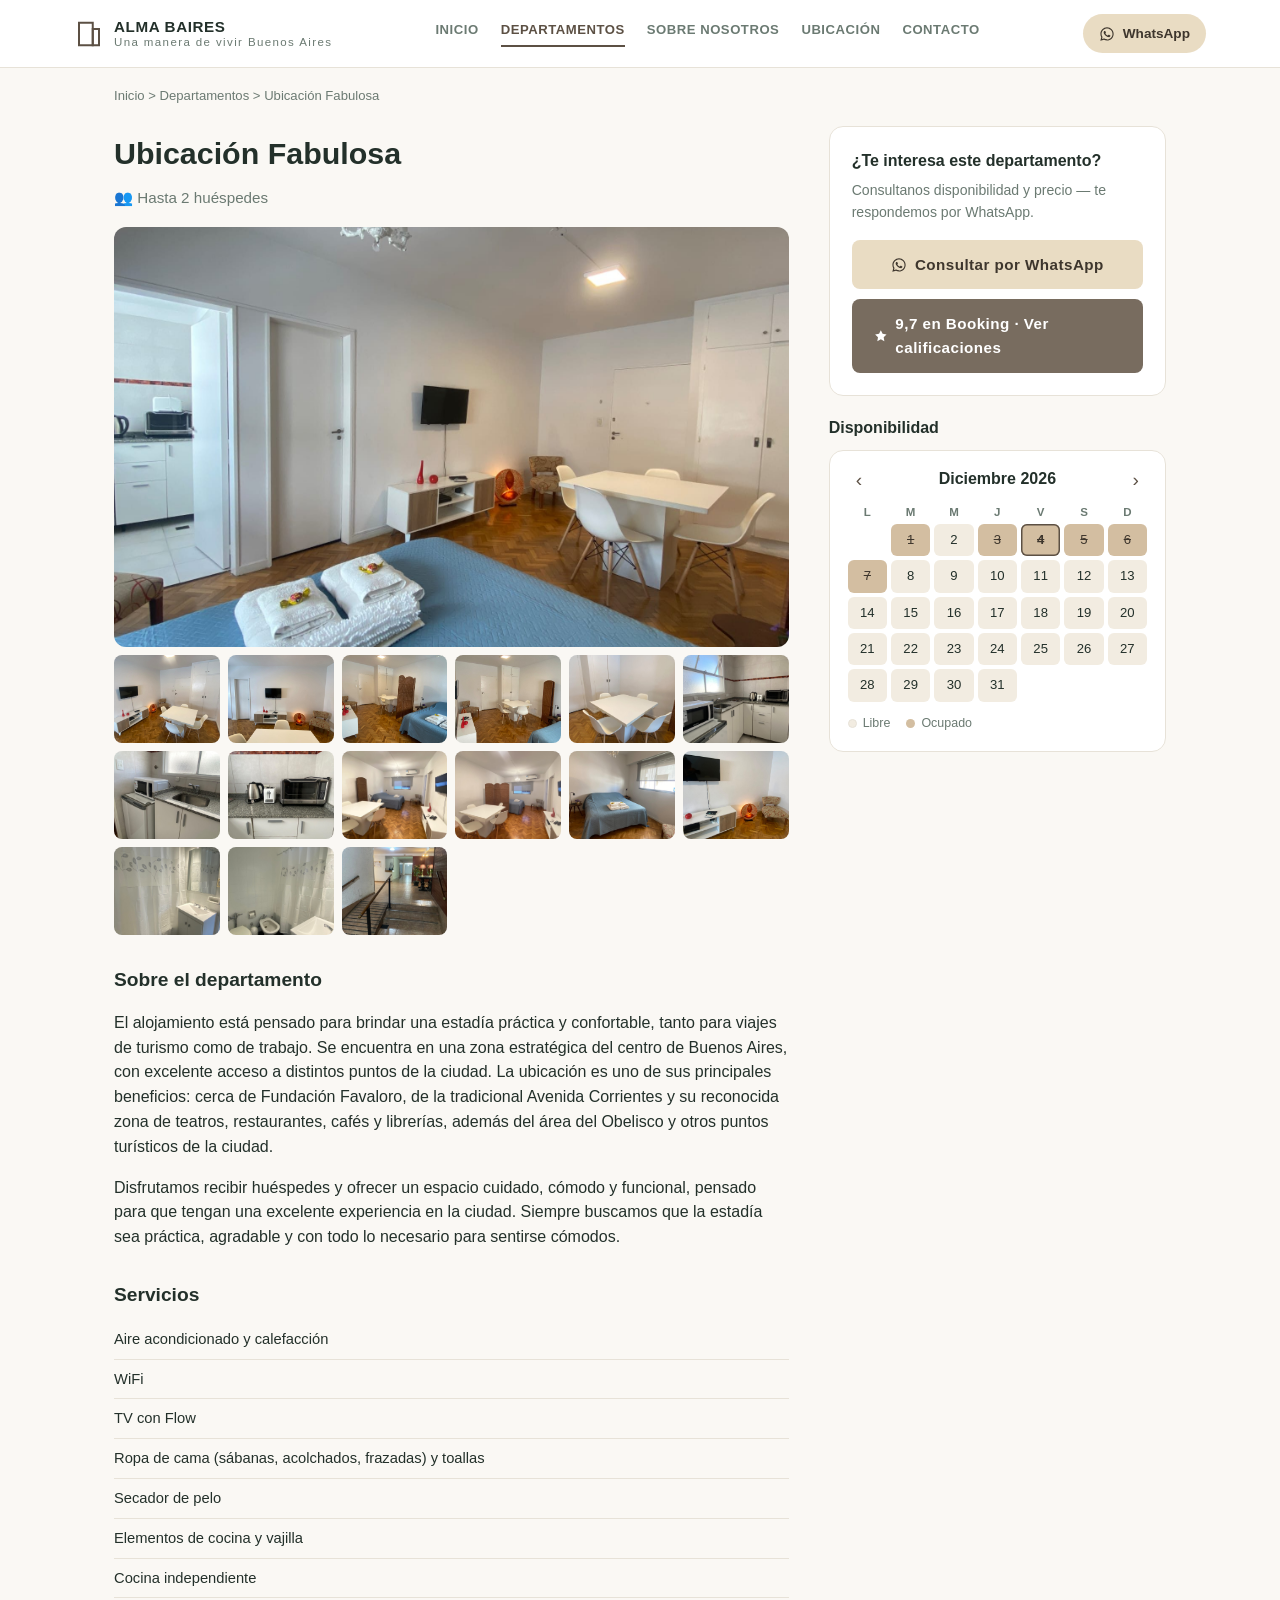
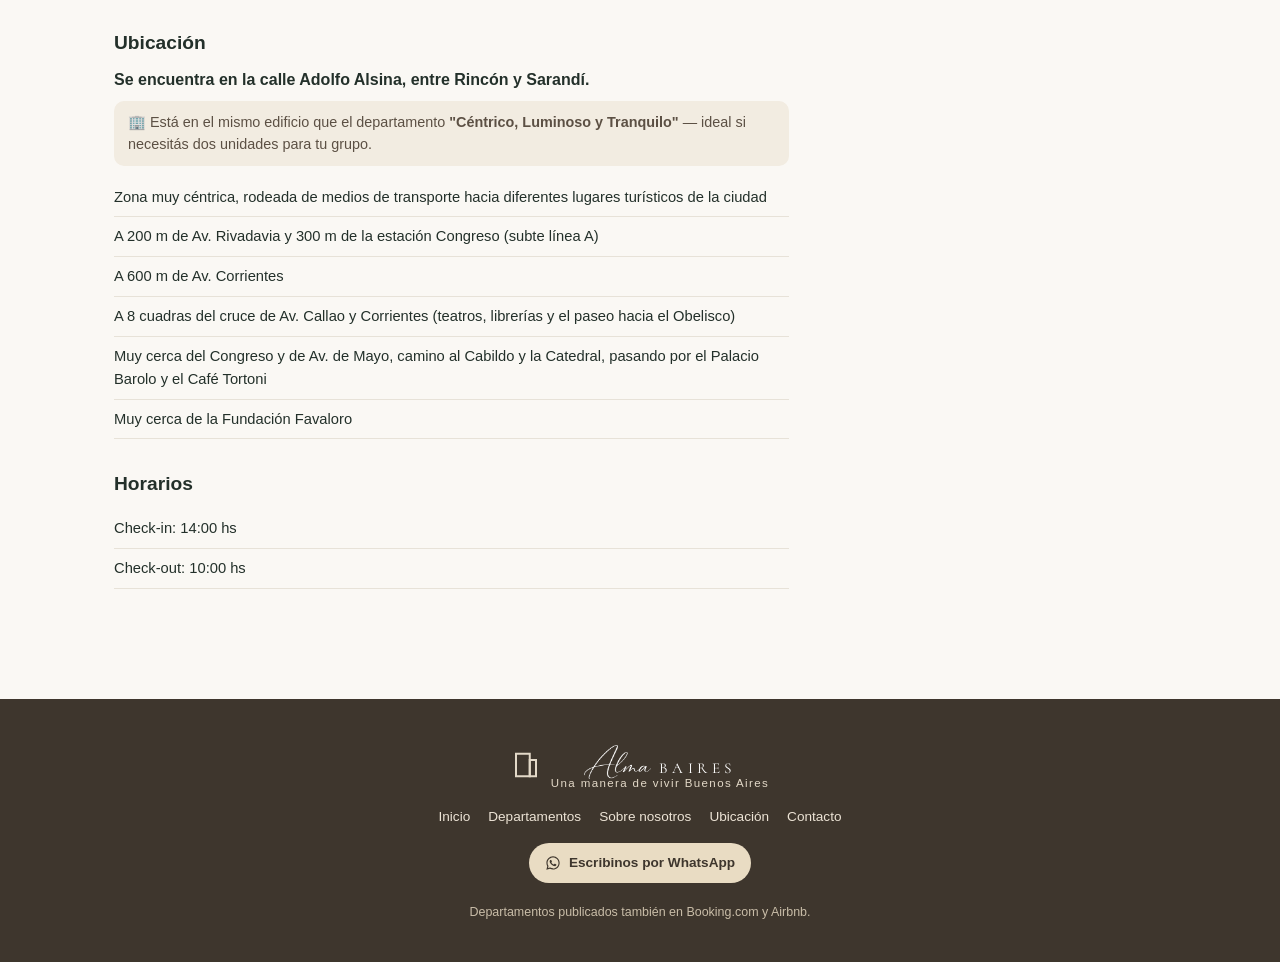
<file: depto-alsina.html>
<!DOCTYPE html>
<html lang="es">
<head>
<meta charset="UTF-8">
<meta name="viewport" content="width=device-width, initial-scale=1.0">
<title>Ubicación Fabulosa — ALMA BAIRES Una manera de vivir Buenos Aires</title>
<link rel="preconnect" href="https://fonts.googleapis.com">
<link rel="preconnect" href="https://fonts.gstatic.com" crossorigin>
<link href="https://fonts.googleapis.com/css2?family=Cormorant:wght@300;400;500&display=swap" rel="stylesheet">
<link rel="stylesheet" href="style.css">
<script src="availability.js"></script>
<script src="gallery.js" defer></script>
</head>
<body>

<header class="site-header">
  <div class="header-inner">
    <a href="index.html" class="brand">
      <span class="brand-icon"><svg width="30" height="30" viewBox="0 0 24 24" fill="none" stroke="currentColor" stroke-width="1.6"><rect x="4" y="3" width="11" height="18"/><rect x="15" y="8" width="5" height="13"/><line x1="7" y1="6" x2="7" y2="6.01"/><line x1="10" y1="6" x2="10" y2="6.01"/><line x1="7" y1="9" x2="7" y2="9.01"/><line x1="10" y1="9" x2="10" y2="9.01"/><line x1="7" y1="12" x2="7" y2="12.01"/><line x1="10" y1="12" x2="10" y2="12.01"/><line x1="7" y1="15" x2="7" y2="15.01"/><line x1="10" y1="15" x2="10" y2="15.01"/></svg></span>
      <span class="brand-text"><strong>ALMA BAIRES</strong><small>Una manera de vivir Buenos Aires</small></span>
    </a>
    <nav class="main-nav">
      <a href="index.html" class="">Inicio</a>
      <a href="departamentos.html" class="active">Departamentos</a>
      <a href="sobre-nosotros.html" class="">Sobre nosotros</a>
      <a href="ubicacion.html" class="">Ubicación</a>
      <a href="contacto.html" class="">Contacto</a>
    </nav>
    <a class="wa-pill" href="https://wa.me/5491123831149?text=Hola%21%20Quiero%20consultar%20disponibilidad%20de%20departamentos." target="_blank" rel="noopener"><svg width="16" height="16" viewBox="0 0 24 24" fill="currentColor"><path d="M12.04 2C6.58 2 2.13 6.45 2.13 11.91c0 1.75.46 3.39 1.26 4.81L2 22l5.42-1.42a9.9 9.9 0 0 0 4.62 1.15h.01c5.46 0 9.9-4.45 9.9-9.91C21.96 6.45 17.5 2 12.04 2m0 18.06h-.01a8.2 8.2 0 0 1-4.18-1.14l-.3-.18-3.12.82.84-3.04-.2-.31a8.2 8.2 0 0 1-1.26-4.3c0-4.54 3.7-8.24 8.25-8.24 2.2 0 4.27.86 5.83 2.42a8.18 8.18 0 0 1 2.41 5.83c0 4.55-3.7 8.24-8.26 8.24m4.52-6.17c-.25-.12-1.47-.72-1.7-.81-.23-.08-.4-.12-.56.13-.17.25-.64.81-.79.97-.14.17-.29.19-.54.06-.25-.12-1.04-.38-1.99-1.22-.73-.66-1.23-1.46-1.37-1.71-.14-.25-.02-.38.11-.51.11-.11.25-.29.37-.43.12-.14.16-.25.25-.41.08-.17.04-.31-.02-.44-.06-.12-.56-1.36-.77-1.86-.2-.48-.41-.42-.56-.42-.14 0-.31-.02-.48-.02s-.44.06-.67.31c-.23.25-.87.86-.87 2.09s.9 2.42 1.02 2.59c.12.17 1.76 2.7 4.27 3.78.6.26 1.06.41 1.43.53.6.19 1.14.16 1.57.1.48-.07 1.47-.6 1.68-1.18.21-.58.21-1.08.14-1.18-.06-.11-.23-.17-.48-.29"/></svg> WhatsApp</a>
  </div>
</header>

<main class="site-main">

<div class="breadcrumb">
  <a href="index.html">Inicio</a> &gt; <a href="departamentos.html">Departamentos</a> &gt; Ubicación Fabulosa
</div>

<section class="depto-detail">
  <div class="depto-main">
    <h1>Ubicación Fabulosa</h1>
    <p class="meta-row">👥 Hasta 2 huéspedes</p>

    <div class="gallery-main" data-gallery-images='["images/alsina/01.jpg", "images/alsina/02.jpg", "images/alsina/03.jpg", "images/alsina/04.jpg", "images/alsina/05.jpg", "images/alsina/06.jpg", "images/alsina/07.jpg", "images/alsina/08.jpg", "images/alsina/09.jpg", "images/alsina/10.jpg", "images/alsina/11.jpg", "images/alsina/12.jpg", "images/alsina/13.jpg", "images/alsina/14.jpg", "images/alsina/15.jpg", "images/alsina/16.jpg"]'>
      <a href="images/alsina/01.jpg" class="gallery-main-link" data-index="0">
        <img class="gallery-big" src="images/alsina/01.jpg" alt="Ubicación Fabulosa">
      </a>
      <div class="gallery-thumbs">
        <a href="images/alsina/02.jpg" class="gallery-thumb" data-index="1"><img src="images/alsina/02.jpg" alt="Ubicación Fabulosa - foto" loading="lazy"></a>
<a href="images/alsina/03.jpg" class="gallery-thumb" data-index="2"><img src="images/alsina/03.jpg" alt="Ubicación Fabulosa - foto" loading="lazy"></a>
<a href="images/alsina/04.jpg" class="gallery-thumb" data-index="3"><img src="images/alsina/04.jpg" alt="Ubicación Fabulosa - foto" loading="lazy"></a>
<a href="images/alsina/05.jpg" class="gallery-thumb" data-index="4"><img src="images/alsina/05.jpg" alt="Ubicación Fabulosa - foto" loading="lazy"></a>
<a href="images/alsina/06.jpg" class="gallery-thumb" data-index="5"><img src="images/alsina/06.jpg" alt="Ubicación Fabulosa - foto" loading="lazy"></a>
<a href="images/alsina/07.jpg" class="gallery-thumb" data-index="6"><img src="images/alsina/07.jpg" alt="Ubicación Fabulosa - foto" loading="lazy"></a>
<a href="images/alsina/08.jpg" class="gallery-thumb" data-index="7"><img src="images/alsina/08.jpg" alt="Ubicación Fabulosa - foto" loading="lazy"></a>
<a href="images/alsina/09.jpg" class="gallery-thumb" data-index="8"><img src="images/alsina/09.jpg" alt="Ubicación Fabulosa - foto" loading="lazy"></a>
<a href="images/alsina/10.jpg" class="gallery-thumb" data-index="9"><img src="images/alsina/10.jpg" alt="Ubicación Fabulosa - foto" loading="lazy"></a>
<a href="images/alsina/11.jpg" class="gallery-thumb" data-index="10"><img src="images/alsina/11.jpg" alt="Ubicación Fabulosa - foto" loading="lazy"></a>
<a href="images/alsina/12.jpg" class="gallery-thumb" data-index="11"><img src="images/alsina/12.jpg" alt="Ubicación Fabulosa - foto" loading="lazy"></a>
<a href="images/alsina/13.jpg" class="gallery-thumb" data-index="12"><img src="images/alsina/13.jpg" alt="Ubicación Fabulosa - foto" loading="lazy"></a>
<a href="images/alsina/14.jpg" class="gallery-thumb" data-index="13"><img src="images/alsina/14.jpg" alt="Ubicación Fabulosa - foto" loading="lazy"></a>
<a href="images/alsina/15.jpg" class="gallery-thumb" data-index="14"><img src="images/alsina/15.jpg" alt="Ubicación Fabulosa - foto" loading="lazy"></a>
<a href="images/alsina/16.jpg" class="gallery-thumb" data-index="15"><img src="images/alsina/16.jpg" alt="Ubicación Fabulosa - foto" loading="lazy"></a>
      </div>
    </div>

    <h2>Sobre el departamento</h2>
    <p>El alojamiento está pensado para brindar una estadía práctica y confortable, tanto para viajes de turismo como de trabajo. Se encuentra en una zona estratégica del centro de Buenos Aires, con excelente acceso a distintos puntos de la ciudad. La ubicación es uno de sus principales beneficios: cerca de Fundación Favaloro, de la tradicional Avenida Corrientes y su reconocida zona de teatros, restaurantes, cafés y librerías, además del área del Obelisco y otros puntos turísticos de la ciudad.</p>
    <p>Disfrutamos recibir huéspedes y ofrecer un espacio cuidado, cómodo y funcional, pensado para que tengan una excelente experiencia en la ciudad. Siempre buscamos que la estadía sea práctica, agradable y con todo lo necesario para sentirse cómodos.</p>
    
    <h2>Servicios</h2>
    <ul class="info-list amenities-list">
      <li>Aire acondicionado y calefacción</li>
<li>WiFi</li>
<li>TV con Flow</li>
<li>Ropa de cama (sábanas, acolchados, frazadas) y toallas</li>
<li>Secador de pelo</li>
<li>Elementos de cocina y vajilla</li>
<li>Cocina independiente</li>
    </ul>
    
    <h2>Ubicación</h2>
    <p class="direccion">Se encuentra en la calle Adolfo Alsina, entre Rincón y Sarandí.</p>
    <p class="badge-note">🏢 Está en el mismo edificio que el departamento <strong>"Céntrico, Luminoso y Tranquilo"</strong> — ideal si necesitás dos unidades para tu grupo.</p>
    <ul class="info-list"><li>Zona muy céntrica, rodeada de medios de transporte hacia diferentes lugares turísticos de la ciudad</li>
<li>A 200 m de Av. Rivadavia y 300 m de la estación Congreso (subte línea A)</li>
<li>A 600 m de Av. Corrientes</li>
<li>A 8 cuadras del cruce de Av. Callao y Corrientes (teatros, librerías y el paseo hacia el Obelisco)</li>
<li>Muy cerca del Congreso y de Av. de Mayo, camino al Cabildo y la Catedral, pasando por el Palacio Barolo y el Café Tortoni</li>
<li>Muy cerca de la Fundación Favaloro</li></ul>

    <h2>Horarios</h2>
    <ul class="info-list">
      <li>Check-in: 14:00 hs</li>
      <li>Check-out: 10:00 hs</li>
      
    </ul>
  </div>

  <aside class="depto-sidebar">
    <div class="sidebar-card">
      <p class="sidebar-title">¿Te interesa este departamento?</p>
      <p class="muted">Consultanos disponibilidad y precio — te respondemos por WhatsApp.</p>
      <a class="btn btn-primary btn-block" href="https://wa.me/5491123831149?text=Hola%21%20Quiero%20consultar%20disponibilidad%20para%20el%20departamento%20Ubicaci%C3%B3n%20Fabulosa." target="_blank" rel="noopener"><svg width="16" height="16" viewBox="0 0 24 24" fill="currentColor"><path d="M12.04 2C6.58 2 2.13 6.45 2.13 11.91c0 1.75.46 3.39 1.26 4.81L2 22l5.42-1.42a9.9 9.9 0 0 0 4.62 1.15h.01c5.46 0 9.9-4.45 9.9-9.91C21.96 6.45 17.5 2 12.04 2m0 18.06h-.01a8.2 8.2 0 0 1-4.18-1.14l-.3-.18-3.12.82.84-3.04-.2-.31a8.2 8.2 0 0 1-1.26-4.3c0-4.54 3.7-8.24 8.25-8.24 2.2 0 4.27.86 5.83 2.42a8.18 8.18 0 0 1 2.41 5.83c0 4.55-3.7 8.24-8.26 8.24m4.52-6.17c-.25-.12-1.47-.72-1.7-.81-.23-.08-.4-.12-.56.13-.17.25-.64.81-.79.97-.14.17-.29.19-.54.06-.25-.12-1.04-.38-1.99-1.22-.73-.66-1.23-1.46-1.37-1.71-.14-.25-.02-.38.11-.51.11-.11.25-.29.37-.43.12-.14.16-.25.25-.41.08-.17.04-.31-.02-.44-.06-.12-.56-1.36-.77-1.86-.2-.48-.41-.42-.56-.42-.14 0-.31-.02-.48-.02s-.44.06-.67.31c-.23.25-.87.86-.87 2.09s.9 2.42 1.02 2.59c.12.17 1.76 2.7 4.27 3.78.6.26 1.06.41 1.43.53.6.19 1.14.16 1.57.1.48-.07 1.47-.6 1.68-1.18.21-.58.21-1.08.14-1.18-.06-.11-.23-.17-.48-.29"/></svg> Consultar por WhatsApp</a>
      <a class="btn btn-tostado btn-block" style="margin-top:10px" href="https://www.booking.com/hotel/ar/ubicacion-fabulosa-aaf.es.html" target="_blank" rel="noopener"><svg width="16" height="16" viewBox="0 0 24 24" fill="currentColor"><path d="M12 2l3.09 6.26L22 9.27l-5 4.87 1.18 6.88L12 17.77l-6.18 3.25L7 14.14 2 9.27l6.91-1.01L12 2z"/></svg> 9,7 en Booking · Ver calificaciones</a>
    </div>

    <div class="calendar-block">
      <p class="sidebar-title">Disponibilidad</p>
      <p class="badge-note" id="cal-fuente" style="display:none;"></p>
      <div class="calendar" id="calendario">
        <div class="calendar-head">
          <button type="button" id="cal-prev" aria-label="Mes anterior">‹</button>
          <span id="cal-title"></span>
          <button type="button" id="cal-next" aria-label="Mes siguiente">›</button>
        </div>
        <div class="calendar-weekdays">
          <span>L</span><span>M</span><span>M</span><span>J</span><span>V</span><span>S</span><span>D</span>
        </div>
        <div class="calendar-grid" id="cal-grid"></div>
        <div class="calendar-legend">
          <span class="legend-item"><i class="dot dot-free"></i> Libre</span>
          <span class="legend-item"><i class="dot dot-blocked"></i> Ocupado</span>
        </div>
      </div>
    </div>
  </aside>
</section>

<script>initCalendario('alsina');</script>

</main>

<footer class="site-footer">
  <div class="footer-inner">
    <div class="brand footer-brand">
      <span class="brand-icon"><svg width="30" height="30" viewBox="0 0 24 24" fill="none" stroke="currentColor" stroke-width="1.6"><rect x="4" y="3" width="11" height="18"/><rect x="15" y="8" width="5" height="13"/><line x1="7" y1="6" x2="7" y2="6.01"/><line x1="10" y1="6" x2="10" y2="6.01"/><line x1="7" y1="9" x2="7" y2="9.01"/><line x1="10" y1="9" x2="10" y2="9.01"/><line x1="7" y1="12" x2="7" y2="12.01"/><line x1="10" y1="12" x2="10" y2="12.01"/><line x1="7" y1="15" x2="7" y2="15.01"/><line x1="10" y1="15" x2="10" y2="15.01"/></svg></span>
      <span class="brand-text">
        <span class="footer-brand-name">
          <img class="footer-brand-alma" src="images/logo/alma-script-white.png" alt="Alma">
          <span class="brand-spaced">BAIRES</span>
        </span>
        <small>Una manera de vivir Buenos Aires</small>
      </span>
    </div>
    <nav class="footer-nav">
      <a href="index.html">Inicio</a>
      <a href="departamentos.html">Departamentos</a>
      <a href="sobre-nosotros.html">Sobre nosotros</a>
      <a href="ubicacion.html">Ubicación</a>
      <a href="contacto.html">Contacto</a>
    </nav>
    <a class="wa-pill" href="https://wa.me/5491123831149?text=Hola%21%20Quiero%20consultar%20disponibilidad%20de%20departamentos." target="_blank" rel="noopener"><svg width="16" height="16" viewBox="0 0 24 24" fill="currentColor"><path d="M12.04 2C6.58 2 2.13 6.45 2.13 11.91c0 1.75.46 3.39 1.26 4.81L2 22l5.42-1.42a9.9 9.9 0 0 0 4.62 1.15h.01c5.46 0 9.9-4.45 9.9-9.91C21.96 6.45 17.5 2 12.04 2m0 18.06h-.01a8.2 8.2 0 0 1-4.18-1.14l-.3-.18-3.12.82.84-3.04-.2-.31a8.2 8.2 0 0 1-1.26-4.3c0-4.54 3.7-8.24 8.25-8.24 2.2 0 4.27.86 5.83 2.42a8.18 8.18 0 0 1 2.41 5.83c0 4.55-3.7 8.24-8.26 8.24m4.52-6.17c-.25-.12-1.47-.72-1.7-.81-.23-.08-.4-.12-.56.13-.17.25-.64.81-.79.97-.14.17-.29.19-.54.06-.25-.12-1.04-.38-1.99-1.22-.73-.66-1.23-1.46-1.37-1.71-.14-.25-.02-.38.11-.51.11-.11.25-.29.37-.43.12-.14.16-.25.25-.41.08-.17.04-.31-.02-.44-.06-.12-.56-1.36-.77-1.86-.2-.48-.41-.42-.56-.42-.14 0-.31-.02-.48-.02s-.44.06-.67.31c-.23.25-.87.86-.87 2.09s.9 2.42 1.02 2.59c.12.17 1.76 2.7 4.27 3.78.6.26 1.06.41 1.43.53.6.19 1.14.16 1.57.1.48-.07 1.47-.6 1.68-1.18.21-.58.21-1.08.14-1.18-.06-.11-.23-.17-.48-.29"/></svg> Escribinos por WhatsApp</a>
    <p class="footer-note">Departamentos publicados también en Booking.com y Airbnb.</p>
  </div>
</footer>

</body>
</html>
</file>
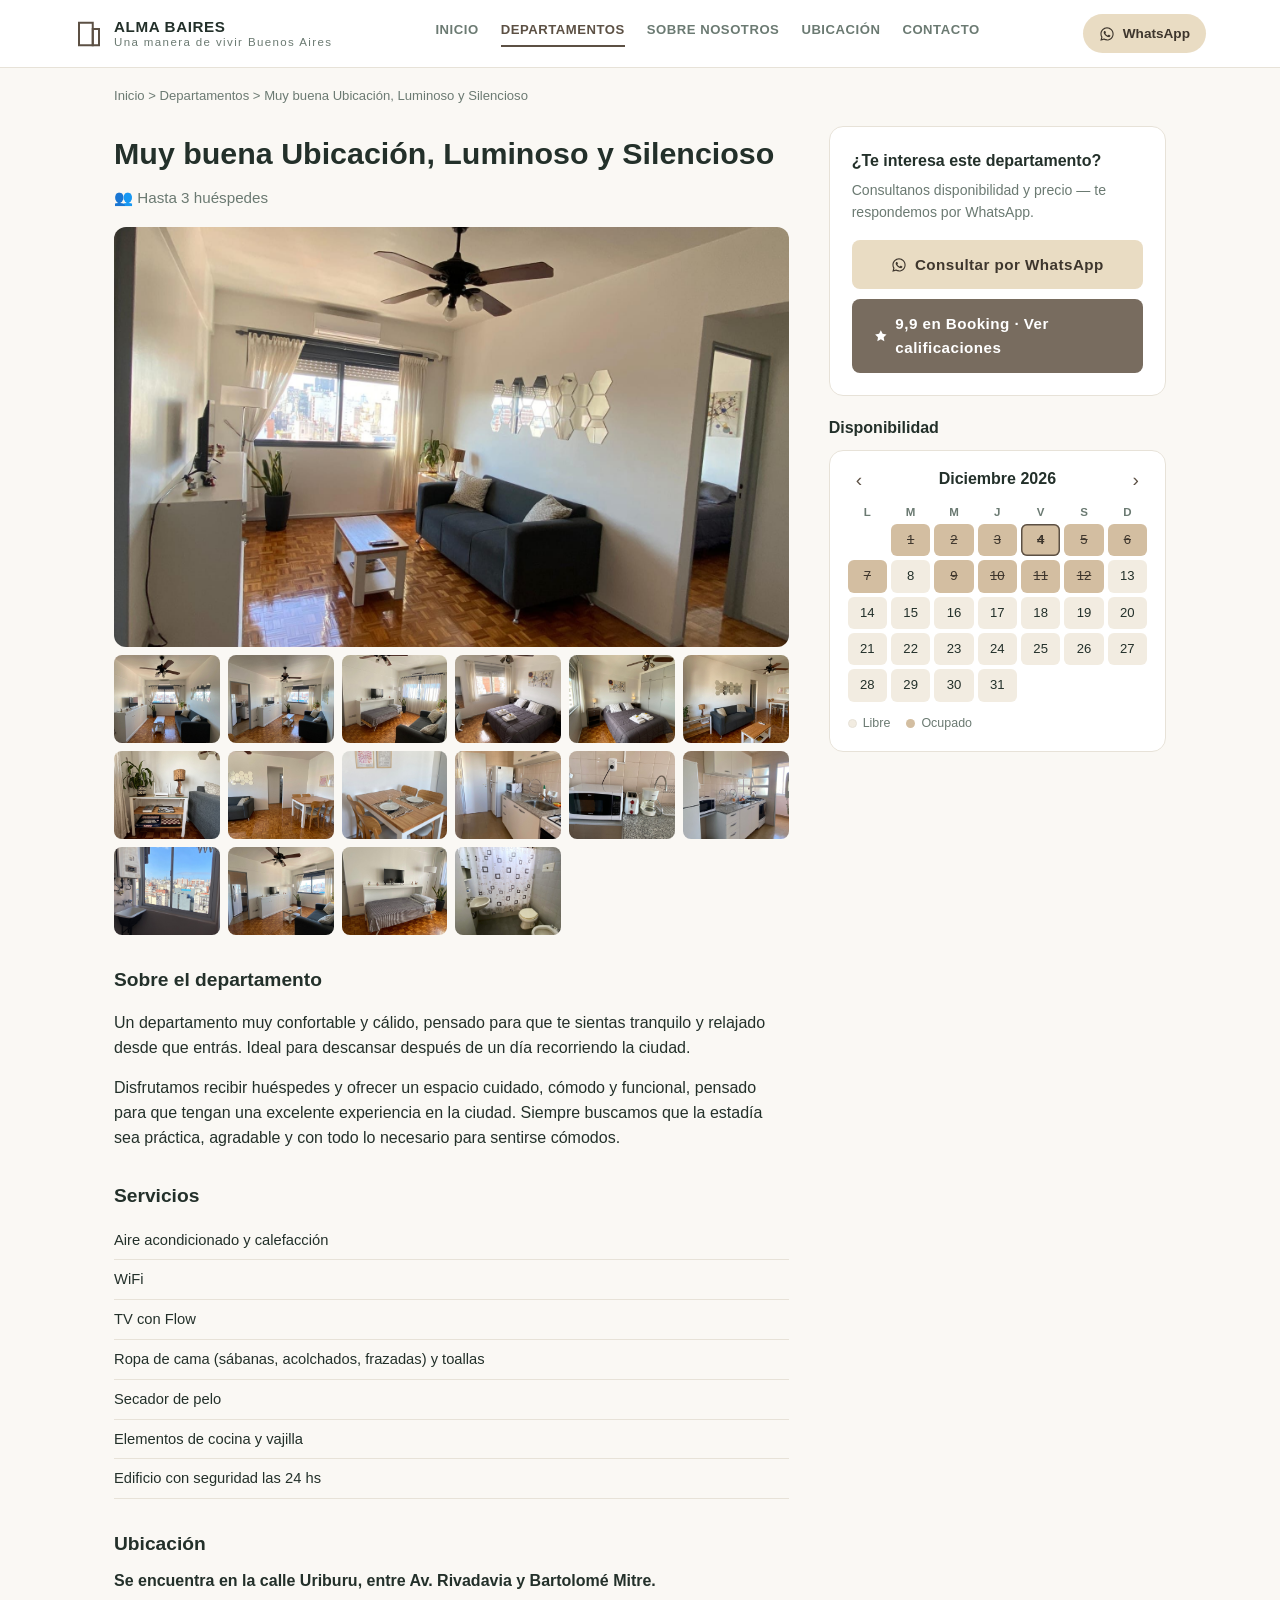
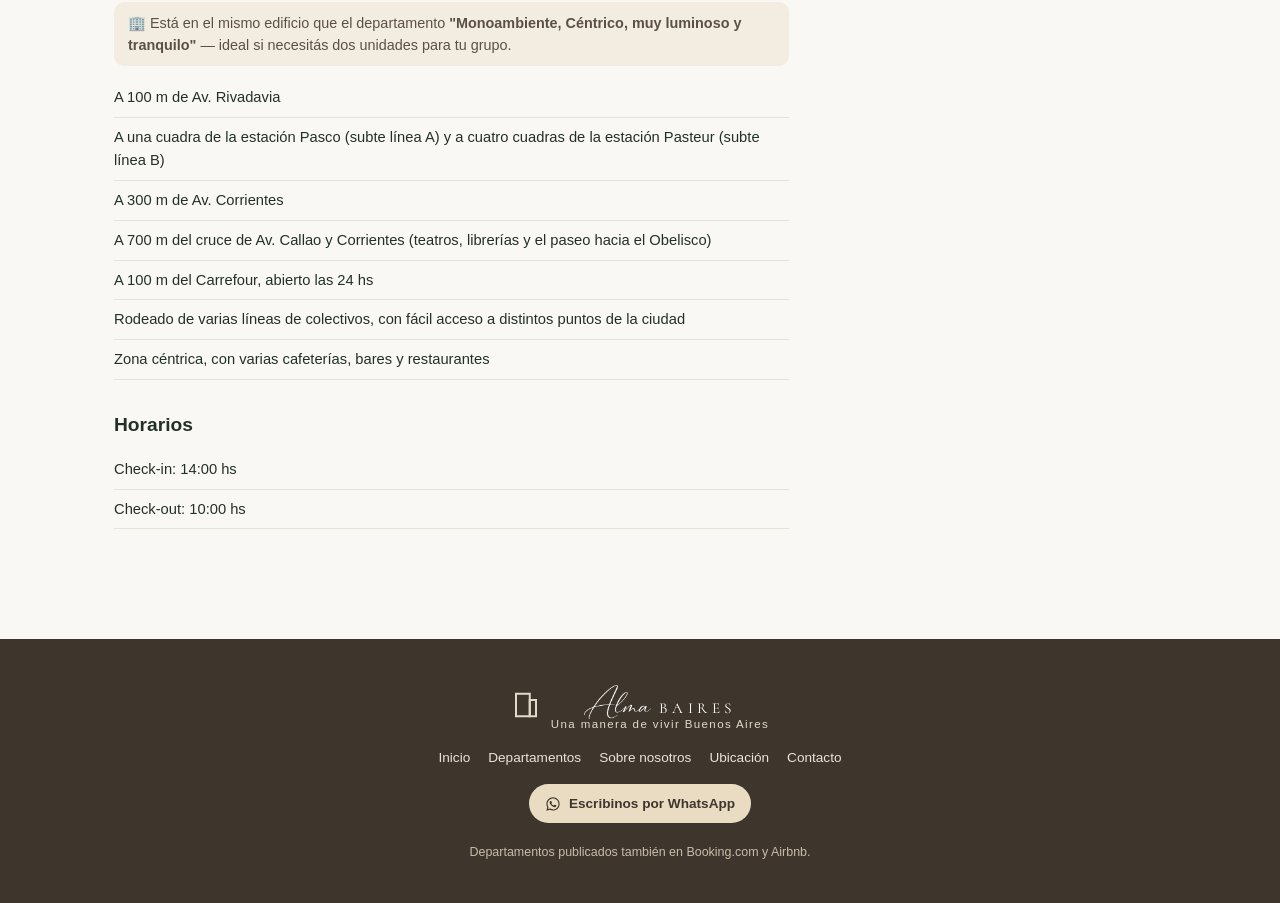
<file: depto-catorce.html>
<!DOCTYPE html>
<html lang="es">
<head>
<meta charset="UTF-8">
<meta name="viewport" content="width=device-width, initial-scale=1.0">
<title>Muy buena Ubicación, Luminoso y Silencioso — ALMA BAIRES Una manera de vivir Buenos Aires</title>
<link rel="preconnect" href="https://fonts.googleapis.com">
<link rel="preconnect" href="https://fonts.gstatic.com" crossorigin>
<link href="https://fonts.googleapis.com/css2?family=Cormorant:wght@300;400;500&display=swap" rel="stylesheet">
<link rel="stylesheet" href="style.css">
<script src="availability.js"></script>
<script src="gallery.js" defer></script>
</head>
<body>

<header class="site-header">
  <div class="header-inner">
    <a href="index.html" class="brand">
      <span class="brand-icon"><svg width="30" height="30" viewBox="0 0 24 24" fill="none" stroke="currentColor" stroke-width="1.6"><rect x="4" y="3" width="11" height="18"/><rect x="15" y="8" width="5" height="13"/><line x1="7" y1="6" x2="7" y2="6.01"/><line x1="10" y1="6" x2="10" y2="6.01"/><line x1="7" y1="9" x2="7" y2="9.01"/><line x1="10" y1="9" x2="10" y2="9.01"/><line x1="7" y1="12" x2="7" y2="12.01"/><line x1="10" y1="12" x2="10" y2="12.01"/><line x1="7" y1="15" x2="7" y2="15.01"/><line x1="10" y1="15" x2="10" y2="15.01"/></svg></span>
      <span class="brand-text"><strong>ALMA BAIRES</strong><small>Una manera de vivir Buenos Aires</small></span>
    </a>
    <nav class="main-nav">
      <a href="index.html" class="">Inicio</a>
      <a href="departamentos.html" class="active">Departamentos</a>
      <a href="sobre-nosotros.html" class="">Sobre nosotros</a>
      <a href="ubicacion.html" class="">Ubicación</a>
      <a href="contacto.html" class="">Contacto</a>
    </nav>
    <a class="wa-pill" href="https://wa.me/5491123831149?text=Hola%21%20Quiero%20consultar%20disponibilidad%20de%20departamentos." target="_blank" rel="noopener"><svg width="16" height="16" viewBox="0 0 24 24" fill="currentColor"><path d="M12.04 2C6.58 2 2.13 6.45 2.13 11.91c0 1.75.46 3.39 1.26 4.81L2 22l5.42-1.42a9.9 9.9 0 0 0 4.62 1.15h.01c5.46 0 9.9-4.45 9.9-9.91C21.96 6.45 17.5 2 12.04 2m0 18.06h-.01a8.2 8.2 0 0 1-4.18-1.14l-.3-.18-3.12.82.84-3.04-.2-.31a8.2 8.2 0 0 1-1.26-4.3c0-4.54 3.7-8.24 8.25-8.24 2.2 0 4.27.86 5.83 2.42a8.18 8.18 0 0 1 2.41 5.83c0 4.55-3.7 8.24-8.26 8.24m4.52-6.17c-.25-.12-1.47-.72-1.7-.81-.23-.08-.4-.12-.56.13-.17.25-.64.81-.79.97-.14.17-.29.19-.54.06-.25-.12-1.04-.38-1.99-1.22-.73-.66-1.23-1.46-1.37-1.71-.14-.25-.02-.38.11-.51.11-.11.25-.29.37-.43.12-.14.16-.25.25-.41.08-.17.04-.31-.02-.44-.06-.12-.56-1.36-.77-1.86-.2-.48-.41-.42-.56-.42-.14 0-.31-.02-.48-.02s-.44.06-.67.31c-.23.25-.87.86-.87 2.09s.9 2.42 1.02 2.59c.12.17 1.76 2.7 4.27 3.78.6.26 1.06.41 1.43.53.6.19 1.14.16 1.57.1.48-.07 1.47-.6 1.68-1.18.21-.58.21-1.08.14-1.18-.06-.11-.23-.17-.48-.29"/></svg> WhatsApp</a>
  </div>
</header>

<main class="site-main">

<div class="breadcrumb">
  <a href="index.html">Inicio</a> &gt; <a href="departamentos.html">Departamentos</a> &gt; Muy buena Ubicación, Luminoso y Silencioso
</div>

<section class="depto-detail">
  <div class="depto-main">
    <h1>Muy buena Ubicación, Luminoso y Silencioso</h1>
    <p class="meta-row">👥 Hasta 3 huéspedes</p>

    <div class="gallery-main" data-gallery-images='["images/catorce/01.jpg", "images/catorce/02.jpg", "images/catorce/03.jpg", "images/catorce/04.jpg", "images/catorce/05.jpg", "images/catorce/06.jpg", "images/catorce/07.jpg", "images/catorce/08.jpg", "images/catorce/09.jpg", "images/catorce/10.jpg", "images/catorce/11.jpg", "images/catorce/12.jpg", "images/catorce/13.jpg", "images/catorce/14.jpg", "images/catorce/15.jpg", "images/catorce/16.jpg", "images/catorce/17.jpg"]'>
      <a href="images/catorce/01.jpg" class="gallery-main-link" data-index="0">
        <img class="gallery-big" src="images/catorce/01.jpg" alt="Muy buena Ubicación, Luminoso y Silencioso">
      </a>
      <div class="gallery-thumbs">
        <a href="images/catorce/02.jpg" class="gallery-thumb" data-index="1"><img src="images/catorce/02.jpg" alt="Muy buena Ubicación, Luminoso y Silencioso - foto" loading="lazy"></a>
<a href="images/catorce/03.jpg" class="gallery-thumb" data-index="2"><img src="images/catorce/03.jpg" alt="Muy buena Ubicación, Luminoso y Silencioso - foto" loading="lazy"></a>
<a href="images/catorce/04.jpg" class="gallery-thumb" data-index="3"><img src="images/catorce/04.jpg" alt="Muy buena Ubicación, Luminoso y Silencioso - foto" loading="lazy"></a>
<a href="images/catorce/05.jpg" class="gallery-thumb" data-index="4"><img src="images/catorce/05.jpg" alt="Muy buena Ubicación, Luminoso y Silencioso - foto" loading="lazy"></a>
<a href="images/catorce/06.jpg" class="gallery-thumb" data-index="5"><img src="images/catorce/06.jpg" alt="Muy buena Ubicación, Luminoso y Silencioso - foto" loading="lazy"></a>
<a href="images/catorce/07.jpg" class="gallery-thumb" data-index="6"><img src="images/catorce/07.jpg" alt="Muy buena Ubicación, Luminoso y Silencioso - foto" loading="lazy"></a>
<a href="images/catorce/08.jpg" class="gallery-thumb" data-index="7"><img src="images/catorce/08.jpg" alt="Muy buena Ubicación, Luminoso y Silencioso - foto" loading="lazy"></a>
<a href="images/catorce/09.jpg" class="gallery-thumb" data-index="8"><img src="images/catorce/09.jpg" alt="Muy buena Ubicación, Luminoso y Silencioso - foto" loading="lazy"></a>
<a href="images/catorce/10.jpg" class="gallery-thumb" data-index="9"><img src="images/catorce/10.jpg" alt="Muy buena Ubicación, Luminoso y Silencioso - foto" loading="lazy"></a>
<a href="images/catorce/11.jpg" class="gallery-thumb" data-index="10"><img src="images/catorce/11.jpg" alt="Muy buena Ubicación, Luminoso y Silencioso - foto" loading="lazy"></a>
<a href="images/catorce/12.jpg" class="gallery-thumb" data-index="11"><img src="images/catorce/12.jpg" alt="Muy buena Ubicación, Luminoso y Silencioso - foto" loading="lazy"></a>
<a href="images/catorce/13.jpg" class="gallery-thumb" data-index="12"><img src="images/catorce/13.jpg" alt="Muy buena Ubicación, Luminoso y Silencioso - foto" loading="lazy"></a>
<a href="images/catorce/14.jpg" class="gallery-thumb" data-index="13"><img src="images/catorce/14.jpg" alt="Muy buena Ubicación, Luminoso y Silencioso - foto" loading="lazy"></a>
<a href="images/catorce/15.jpg" class="gallery-thumb" data-index="14"><img src="images/catorce/15.jpg" alt="Muy buena Ubicación, Luminoso y Silencioso - foto" loading="lazy"></a>
<a href="images/catorce/16.jpg" class="gallery-thumb" data-index="15"><img src="images/catorce/16.jpg" alt="Muy buena Ubicación, Luminoso y Silencioso - foto" loading="lazy"></a>
<a href="images/catorce/17.jpg" class="gallery-thumb" data-index="16"><img src="images/catorce/17.jpg" alt="Muy buena Ubicación, Luminoso y Silencioso - foto" loading="lazy"></a>
      </div>
    </div>

    <h2>Sobre el departamento</h2>
    <p>Un departamento muy confortable y cálido, pensado para que te sientas tranquilo y relajado desde que entrás. Ideal para descansar después de un día recorriendo la ciudad.</p>
    <p>Disfrutamos recibir huéspedes y ofrecer un espacio cuidado, cómodo y funcional, pensado para que tengan una excelente experiencia en la ciudad. Siempre buscamos que la estadía sea práctica, agradable y con todo lo necesario para sentirse cómodos.</p>
    
    <h2>Servicios</h2>
    <ul class="info-list amenities-list">
      <li>Aire acondicionado y calefacción</li>
<li>WiFi</li>
<li>TV con Flow</li>
<li>Ropa de cama (sábanas, acolchados, frazadas) y toallas</li>
<li>Secador de pelo</li>
<li>Elementos de cocina y vajilla</li>
<li>Edificio con seguridad las 24 hs</li>
    </ul>
    
    <h2>Ubicación</h2>
    <p class="direccion">Se encuentra en la calle Uriburu, entre Av. Rivadavia y Bartolomé Mitre.</p>
    <p class="badge-note">🏢 Está en el mismo edificio que el departamento <strong>"Monoambiente, Céntrico, muy luminoso y tranquilo"</strong> — ideal si necesitás dos unidades para tu grupo.</p>
    <ul class="info-list"><li>A 100 m de Av. Rivadavia</li>
<li>A una cuadra de la estación Pasco (subte línea A) y a cuatro cuadras de la estación Pasteur (subte línea B)</li>
<li>A 300 m de Av. Corrientes</li>
<li>A 700 m del cruce de Av. Callao y Corrientes (teatros, librerías y el paseo hacia el Obelisco)</li>
<li>A 100 m del Carrefour, abierto las 24 hs</li>
<li>Rodeado de varias líneas de colectivos, con fácil acceso a distintos puntos de la ciudad</li>
<li>Zona céntrica, con varias cafeterías, bares y restaurantes</li></ul>

    <h2>Horarios</h2>
    <ul class="info-list">
      <li>Check-in: 14:00 hs</li>
      <li>Check-out: 10:00 hs</li>
      
    </ul>
  </div>

  <aside class="depto-sidebar">
    <div class="sidebar-card">
      <p class="sidebar-title">¿Te interesa este departamento?</p>
      <p class="muted">Consultanos disponibilidad y precio — te respondemos por WhatsApp.</p>
      <a class="btn btn-primary btn-block" href="https://wa.me/5491123831149?text=Hola%21%20Quiero%20consultar%20disponibilidad%20para%20el%20departamento%20Muy%20buena%20Ubicaci%C3%B3n%2C%20Luminoso%20y%20Silencioso." target="_blank" rel="noopener"><svg width="16" height="16" viewBox="0 0 24 24" fill="currentColor"><path d="M12.04 2C6.58 2 2.13 6.45 2.13 11.91c0 1.75.46 3.39 1.26 4.81L2 22l5.42-1.42a9.9 9.9 0 0 0 4.62 1.15h.01c5.46 0 9.9-4.45 9.9-9.91C21.96 6.45 17.5 2 12.04 2m0 18.06h-.01a8.2 8.2 0 0 1-4.18-1.14l-.3-.18-3.12.82.84-3.04-.2-.31a8.2 8.2 0 0 1-1.26-4.3c0-4.54 3.7-8.24 8.25-8.24 2.2 0 4.27.86 5.83 2.42a8.18 8.18 0 0 1 2.41 5.83c0 4.55-3.7 8.24-8.26 8.24m4.52-6.17c-.25-.12-1.47-.72-1.7-.81-.23-.08-.4-.12-.56.13-.17.25-.64.81-.79.97-.14.17-.29.19-.54.06-.25-.12-1.04-.38-1.99-1.22-.73-.66-1.23-1.46-1.37-1.71-.14-.25-.02-.38.11-.51.11-.11.25-.29.37-.43.12-.14.16-.25.25-.41.08-.17.04-.31-.02-.44-.06-.12-.56-1.36-.77-1.86-.2-.48-.41-.42-.56-.42-.14 0-.31-.02-.48-.02s-.44.06-.67.31c-.23.25-.87.86-.87 2.09s.9 2.42 1.02 2.59c.12.17 1.76 2.7 4.27 3.78.6.26 1.06.41 1.43.53.6.19 1.14.16 1.57.1.48-.07 1.47-.6 1.68-1.18.21-.58.21-1.08.14-1.18-.06-.11-.23-.17-.48-.29"/></svg> Consultar por WhatsApp</a>
      <a class="btn btn-tostado btn-block" style="margin-top:10px" href="https://www.booking.com/hotel/ar/muy-buena-ubicacion-luminoso-y-silencioso.es.html" target="_blank" rel="noopener"><svg width="16" height="16" viewBox="0 0 24 24" fill="currentColor"><path d="M12 2l3.09 6.26L22 9.27l-5 4.87 1.18 6.88L12 17.77l-6.18 3.25L7 14.14 2 9.27l6.91-1.01L12 2z"/></svg> 9,9 en Booking · Ver calificaciones</a>
    </div>

    <div class="calendar-block">
      <p class="sidebar-title">Disponibilidad</p>
      <p class="badge-note" id="cal-fuente" style="display:none;"></p>
      <div class="calendar" id="calendario">
        <div class="calendar-head">
          <button type="button" id="cal-prev" aria-label="Mes anterior">‹</button>
          <span id="cal-title"></span>
          <button type="button" id="cal-next" aria-label="Mes siguiente">›</button>
        </div>
        <div class="calendar-weekdays">
          <span>L</span><span>M</span><span>M</span><span>J</span><span>V</span><span>S</span><span>D</span>
        </div>
        <div class="calendar-grid" id="cal-grid"></div>
        <div class="calendar-legend">
          <span class="legend-item"><i class="dot dot-free"></i> Libre</span>
          <span class="legend-item"><i class="dot dot-blocked"></i> Ocupado</span>
        </div>
      </div>
    </div>
  </aside>
</section>

<script>initCalendario('catorce');</script>

</main>

<footer class="site-footer">
  <div class="footer-inner">
    <div class="brand footer-brand">
      <span class="brand-icon"><svg width="30" height="30" viewBox="0 0 24 24" fill="none" stroke="currentColor" stroke-width="1.6"><rect x="4" y="3" width="11" height="18"/><rect x="15" y="8" width="5" height="13"/><line x1="7" y1="6" x2="7" y2="6.01"/><line x1="10" y1="6" x2="10" y2="6.01"/><line x1="7" y1="9" x2="7" y2="9.01"/><line x1="10" y1="9" x2="10" y2="9.01"/><line x1="7" y1="12" x2="7" y2="12.01"/><line x1="10" y1="12" x2="10" y2="12.01"/><line x1="7" y1="15" x2="7" y2="15.01"/><line x1="10" y1="15" x2="10" y2="15.01"/></svg></span>
      <span class="brand-text">
        <span class="footer-brand-name">
          <img class="footer-brand-alma" src="images/logo/alma-script-white.png" alt="Alma">
          <span class="brand-spaced">BAIRES</span>
        </span>
        <small>Una manera de vivir Buenos Aires</small>
      </span>
    </div>
    <nav class="footer-nav">
      <a href="index.html">Inicio</a>
      <a href="departamentos.html">Departamentos</a>
      <a href="sobre-nosotros.html">Sobre nosotros</a>
      <a href="ubicacion.html">Ubicación</a>
      <a href="contacto.html">Contacto</a>
    </nav>
    <a class="wa-pill" href="https://wa.me/5491123831149?text=Hola%21%20Quiero%20consultar%20disponibilidad%20de%20departamentos." target="_blank" rel="noopener"><svg width="16" height="16" viewBox="0 0 24 24" fill="currentColor"><path d="M12.04 2C6.58 2 2.13 6.45 2.13 11.91c0 1.75.46 3.39 1.26 4.81L2 22l5.42-1.42a9.9 9.9 0 0 0 4.62 1.15h.01c5.46 0 9.9-4.45 9.9-9.91C21.96 6.45 17.5 2 12.04 2m0 18.06h-.01a8.2 8.2 0 0 1-4.18-1.14l-.3-.18-3.12.82.84-3.04-.2-.31a8.2 8.2 0 0 1-1.26-4.3c0-4.54 3.7-8.24 8.25-8.24 2.2 0 4.27.86 5.83 2.42a8.18 8.18 0 0 1 2.41 5.83c0 4.55-3.7 8.24-8.26 8.24m4.52-6.17c-.25-.12-1.47-.72-1.7-.81-.23-.08-.4-.12-.56.13-.17.25-.64.81-.79.97-.14.17-.29.19-.54.06-.25-.12-1.04-.38-1.99-1.22-.73-.66-1.23-1.46-1.37-1.71-.14-.25-.02-.38.11-.51.11-.11.25-.29.37-.43.12-.14.16-.25.25-.41.08-.17.04-.31-.02-.44-.06-.12-.56-1.36-.77-1.86-.2-.48-.41-.42-.56-.42-.14 0-.31-.02-.48-.02s-.44.06-.67.31c-.23.25-.87.86-.87 2.09s.9 2.42 1.02 2.59c.12.17 1.76 2.7 4.27 3.78.6.26 1.06.41 1.43.53.6.19 1.14.16 1.57.1.48-.07 1.47-.6 1.68-1.18.21-.58.21-1.08.14-1.18-.06-.11-.23-.17-.48-.29"/></svg> Escribinos por WhatsApp</a>
    <p class="footer-note">Departamentos publicados también en Booking.com y Airbnb.</p>
  </div>
</footer>

</body>
</html>
</file>
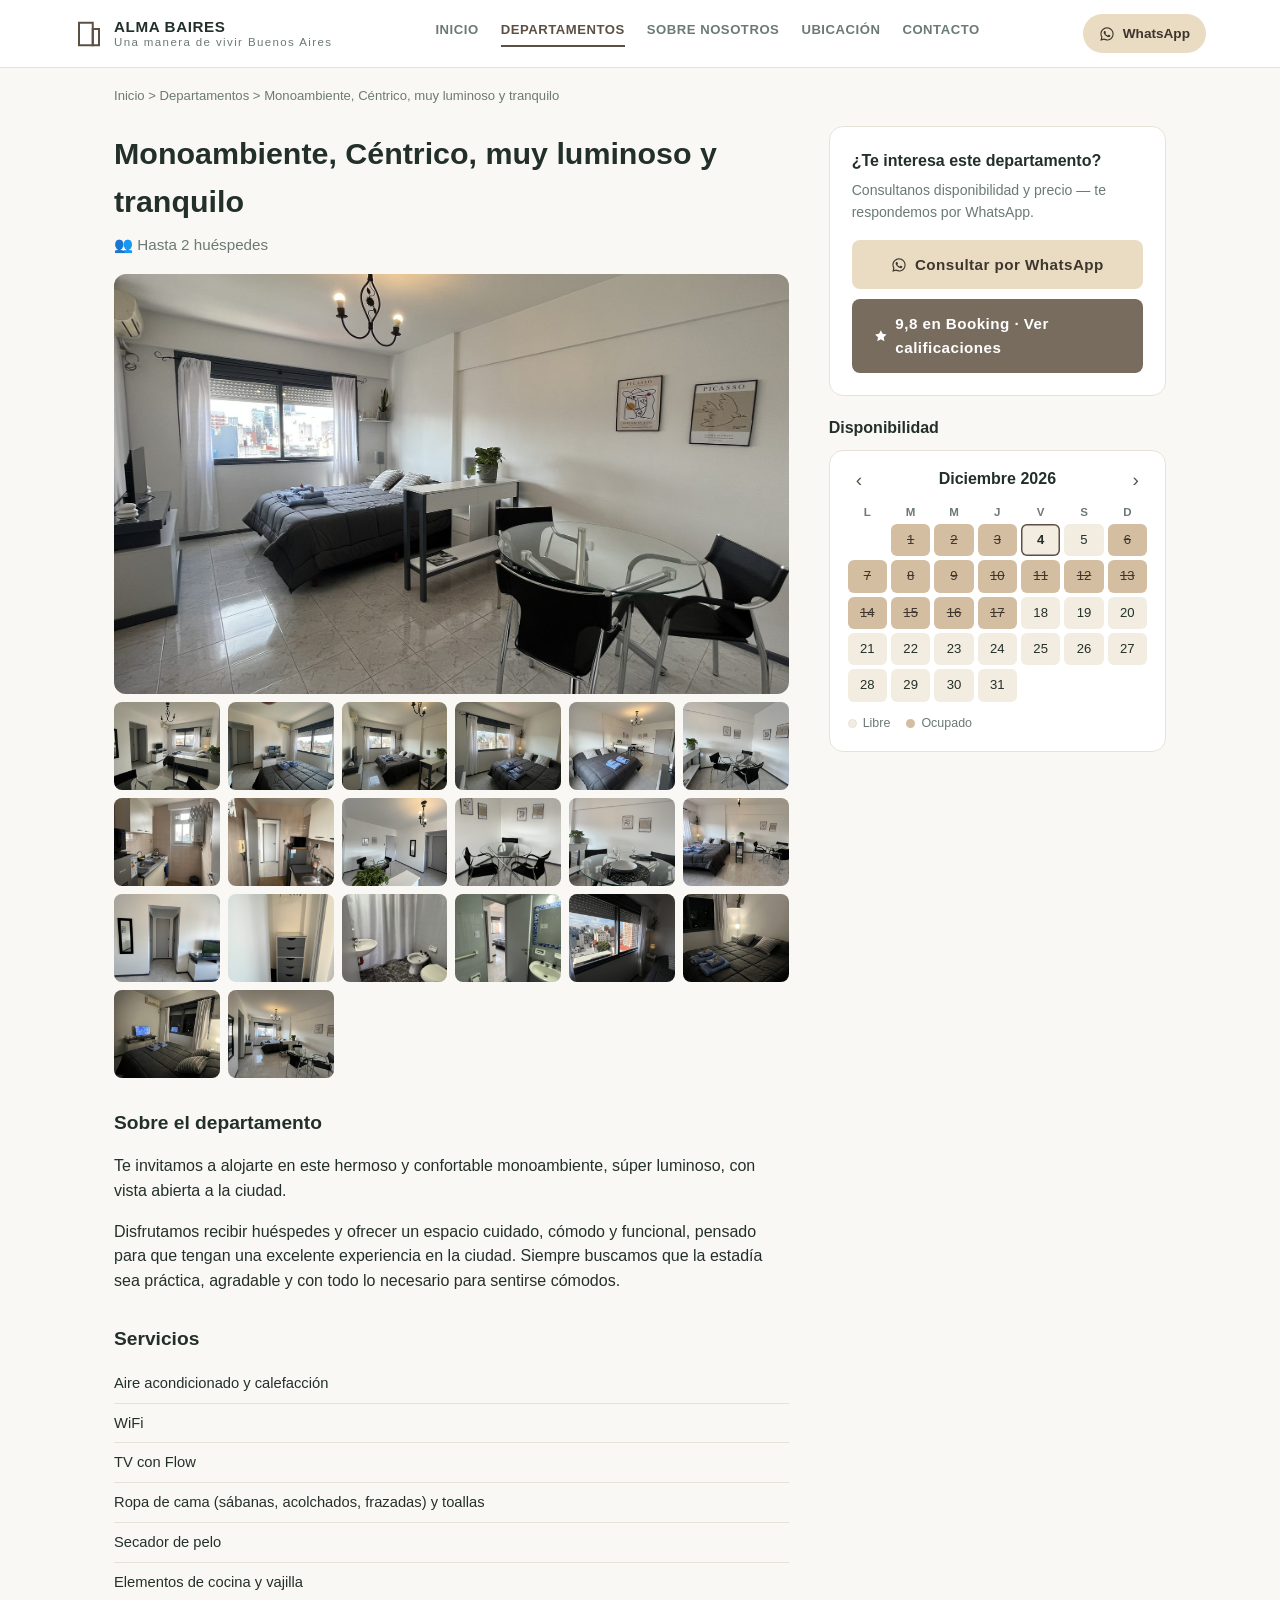
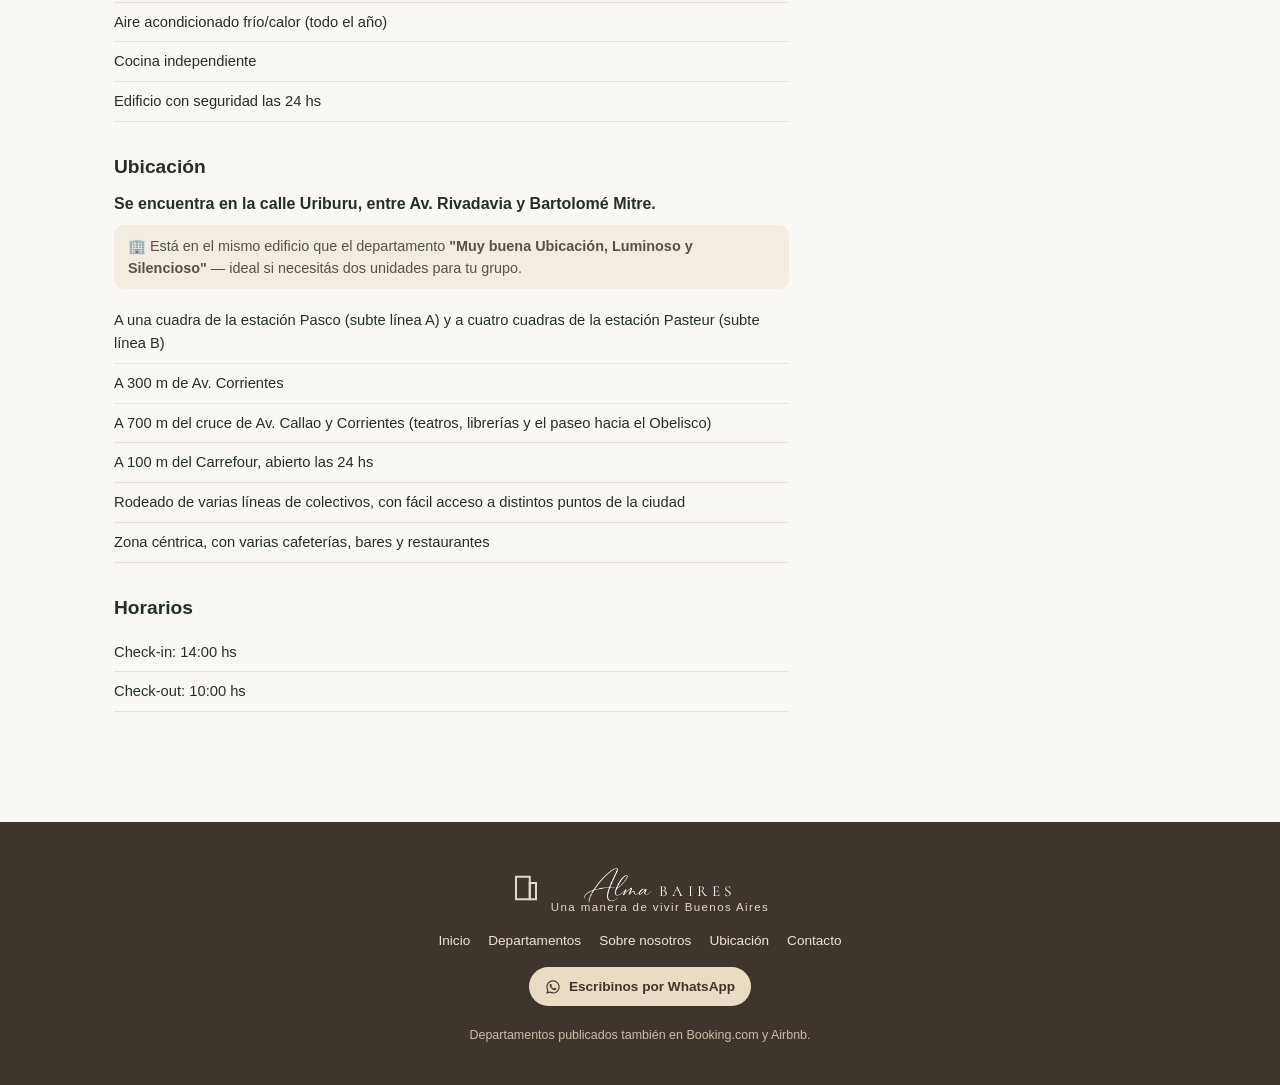
<file: depto-mono.html>
<!DOCTYPE html>
<html lang="es">
<head>
<meta charset="UTF-8">
<meta name="viewport" content="width=device-width, initial-scale=1.0">
<title>Monoambiente, Céntrico, muy luminoso y tranquilo — ALMA BAIRES Una manera de vivir Buenos Aires</title>
<link rel="preconnect" href="https://fonts.googleapis.com">
<link rel="preconnect" href="https://fonts.gstatic.com" crossorigin>
<link href="https://fonts.googleapis.com/css2?family=Cormorant:wght@300;400;500&display=swap" rel="stylesheet">
<link rel="stylesheet" href="style.css">
<script src="availability.js"></script>
<script src="gallery.js" defer></script>
</head>
<body>

<header class="site-header">
  <div class="header-inner">
    <a href="index.html" class="brand">
      <span class="brand-icon"><svg width="30" height="30" viewBox="0 0 24 24" fill="none" stroke="currentColor" stroke-width="1.6"><rect x="4" y="3" width="11" height="18"/><rect x="15" y="8" width="5" height="13"/><line x1="7" y1="6" x2="7" y2="6.01"/><line x1="10" y1="6" x2="10" y2="6.01"/><line x1="7" y1="9" x2="7" y2="9.01"/><line x1="10" y1="9" x2="10" y2="9.01"/><line x1="7" y1="12" x2="7" y2="12.01"/><line x1="10" y1="12" x2="10" y2="12.01"/><line x1="7" y1="15" x2="7" y2="15.01"/><line x1="10" y1="15" x2="10" y2="15.01"/></svg></span>
      <span class="brand-text"><strong>ALMA BAIRES</strong><small>Una manera de vivir Buenos Aires</small></span>
    </a>
    <nav class="main-nav">
      <a href="index.html" class="">Inicio</a>
      <a href="departamentos.html" class="active">Departamentos</a>
      <a href="sobre-nosotros.html" class="">Sobre nosotros</a>
      <a href="ubicacion.html" class="">Ubicación</a>
      <a href="contacto.html" class="">Contacto</a>
    </nav>
    <a class="wa-pill" href="https://wa.me/5491123831149?text=Hola%21%20Quiero%20consultar%20disponibilidad%20de%20departamentos." target="_blank" rel="noopener"><svg width="16" height="16" viewBox="0 0 24 24" fill="currentColor"><path d="M12.04 2C6.58 2 2.13 6.45 2.13 11.91c0 1.75.46 3.39 1.26 4.81L2 22l5.42-1.42a9.9 9.9 0 0 0 4.62 1.15h.01c5.46 0 9.9-4.45 9.9-9.91C21.96 6.45 17.5 2 12.04 2m0 18.06h-.01a8.2 8.2 0 0 1-4.18-1.14l-.3-.18-3.12.82.84-3.04-.2-.31a8.2 8.2 0 0 1-1.26-4.3c0-4.54 3.7-8.24 8.25-8.24 2.2 0 4.27.86 5.83 2.42a8.18 8.18 0 0 1 2.41 5.83c0 4.55-3.7 8.24-8.26 8.24m4.52-6.17c-.25-.12-1.47-.72-1.7-.81-.23-.08-.4-.12-.56.13-.17.25-.64.81-.79.97-.14.17-.29.19-.54.06-.25-.12-1.04-.38-1.99-1.22-.73-.66-1.23-1.46-1.37-1.71-.14-.25-.02-.38.11-.51.11-.11.25-.29.37-.43.12-.14.16-.25.25-.41.08-.17.04-.31-.02-.44-.06-.12-.56-1.36-.77-1.86-.2-.48-.41-.42-.56-.42-.14 0-.31-.02-.48-.02s-.44.06-.67.31c-.23.25-.87.86-.87 2.09s.9 2.42 1.02 2.59c.12.17 1.76 2.7 4.27 3.78.6.26 1.06.41 1.43.53.6.19 1.14.16 1.57.1.48-.07 1.47-.6 1.68-1.18.21-.58.21-1.08.14-1.18-.06-.11-.23-.17-.48-.29"/></svg> WhatsApp</a>
  </div>
</header>

<main class="site-main">

<div class="breadcrumb">
  <a href="index.html">Inicio</a> &gt; <a href="departamentos.html">Departamentos</a> &gt; Monoambiente, Céntrico, muy luminoso y tranquilo
</div>

<section class="depto-detail">
  <div class="depto-main">
    <h1>Monoambiente, Céntrico, muy luminoso y tranquilo</h1>
    <p class="meta-row">👥 Hasta 2 huéspedes</p>

    <div class="gallery-main" data-gallery-images='["images/mono/01.jpg", "images/mono/02.jpg", "images/mono/03.jpg", "images/mono/04.jpg", "images/mono/05.jpg", "images/mono/06.jpg", "images/mono/07.jpg", "images/mono/08.jpg", "images/mono/09.jpg", "images/mono/10.jpg", "images/mono/11.jpg", "images/mono/12.jpg", "images/mono/13.jpg", "images/mono/14.jpg", "images/mono/15.jpg", "images/mono/16.jpg", "images/mono/17.jpg", "images/mono/18.jpg", "images/mono/19.jpg", "images/mono/20.jpg", "images/mono/21.jpg"]'>
      <a href="images/mono/01.jpg" class="gallery-main-link" data-index="0">
        <img class="gallery-big" src="images/mono/01.jpg" alt="Monoambiente, Céntrico, muy luminoso y tranquilo">
      </a>
      <div class="gallery-thumbs">
        <a href="images/mono/02.jpg" class="gallery-thumb" data-index="1"><img src="images/mono/02.jpg" alt="Monoambiente, Céntrico, muy luminoso y tranquilo - foto" loading="lazy"></a>
<a href="images/mono/03.jpg" class="gallery-thumb" data-index="2"><img src="images/mono/03.jpg" alt="Monoambiente, Céntrico, muy luminoso y tranquilo - foto" loading="lazy"></a>
<a href="images/mono/04.jpg" class="gallery-thumb" data-index="3"><img src="images/mono/04.jpg" alt="Monoambiente, Céntrico, muy luminoso y tranquilo - foto" loading="lazy"></a>
<a href="images/mono/05.jpg" class="gallery-thumb" data-index="4"><img src="images/mono/05.jpg" alt="Monoambiente, Céntrico, muy luminoso y tranquilo - foto" loading="lazy"></a>
<a href="images/mono/06.jpg" class="gallery-thumb" data-index="5"><img src="images/mono/06.jpg" alt="Monoambiente, Céntrico, muy luminoso y tranquilo - foto" loading="lazy"></a>
<a href="images/mono/07.jpg" class="gallery-thumb" data-index="6"><img src="images/mono/07.jpg" alt="Monoambiente, Céntrico, muy luminoso y tranquilo - foto" loading="lazy"></a>
<a href="images/mono/08.jpg" class="gallery-thumb" data-index="7"><img src="images/mono/08.jpg" alt="Monoambiente, Céntrico, muy luminoso y tranquilo - foto" loading="lazy"></a>
<a href="images/mono/09.jpg" class="gallery-thumb" data-index="8"><img src="images/mono/09.jpg" alt="Monoambiente, Céntrico, muy luminoso y tranquilo - foto" loading="lazy"></a>
<a href="images/mono/10.jpg" class="gallery-thumb" data-index="9"><img src="images/mono/10.jpg" alt="Monoambiente, Céntrico, muy luminoso y tranquilo - foto" loading="lazy"></a>
<a href="images/mono/11.jpg" class="gallery-thumb" data-index="10"><img src="images/mono/11.jpg" alt="Monoambiente, Céntrico, muy luminoso y tranquilo - foto" loading="lazy"></a>
<a href="images/mono/12.jpg" class="gallery-thumb" data-index="11"><img src="images/mono/12.jpg" alt="Monoambiente, Céntrico, muy luminoso y tranquilo - foto" loading="lazy"></a>
<a href="images/mono/13.jpg" class="gallery-thumb" data-index="12"><img src="images/mono/13.jpg" alt="Monoambiente, Céntrico, muy luminoso y tranquilo - foto" loading="lazy"></a>
<a href="images/mono/14.jpg" class="gallery-thumb" data-index="13"><img src="images/mono/14.jpg" alt="Monoambiente, Céntrico, muy luminoso y tranquilo - foto" loading="lazy"></a>
<a href="images/mono/15.jpg" class="gallery-thumb" data-index="14"><img src="images/mono/15.jpg" alt="Monoambiente, Céntrico, muy luminoso y tranquilo - foto" loading="lazy"></a>
<a href="images/mono/16.jpg" class="gallery-thumb" data-index="15"><img src="images/mono/16.jpg" alt="Monoambiente, Céntrico, muy luminoso y tranquilo - foto" loading="lazy"></a>
<a href="images/mono/17.jpg" class="gallery-thumb" data-index="16"><img src="images/mono/17.jpg" alt="Monoambiente, Céntrico, muy luminoso y tranquilo - foto" loading="lazy"></a>
<a href="images/mono/18.jpg" class="gallery-thumb" data-index="17"><img src="images/mono/18.jpg" alt="Monoambiente, Céntrico, muy luminoso y tranquilo - foto" loading="lazy"></a>
<a href="images/mono/19.jpg" class="gallery-thumb" data-index="18"><img src="images/mono/19.jpg" alt="Monoambiente, Céntrico, muy luminoso y tranquilo - foto" loading="lazy"></a>
<a href="images/mono/20.jpg" class="gallery-thumb" data-index="19"><img src="images/mono/20.jpg" alt="Monoambiente, Céntrico, muy luminoso y tranquilo - foto" loading="lazy"></a>
<a href="images/mono/21.jpg" class="gallery-thumb" data-index="20"><img src="images/mono/21.jpg" alt="Monoambiente, Céntrico, muy luminoso y tranquilo - foto" loading="lazy"></a>
      </div>
    </div>

    <h2>Sobre el departamento</h2>
    <p>Te invitamos a alojarte en este hermoso y confortable monoambiente, súper luminoso, con vista abierta a la ciudad.</p>
    <p>Disfrutamos recibir huéspedes y ofrecer un espacio cuidado, cómodo y funcional, pensado para que tengan una excelente experiencia en la ciudad. Siempre buscamos que la estadía sea práctica, agradable y con todo lo necesario para sentirse cómodos.</p>
    
    <h2>Servicios</h2>
    <ul class="info-list amenities-list">
      <li>Aire acondicionado y calefacción</li>
<li>WiFi</li>
<li>TV con Flow</li>
<li>Ropa de cama (sábanas, acolchados, frazadas) y toallas</li>
<li>Secador de pelo</li>
<li>Elementos de cocina y vajilla</li>
<li>Aire acondicionado frío/calor (todo el año)</li>
<li>Cocina independiente</li>
<li>Edificio con seguridad las 24 hs</li>
    </ul>
    
    <h2>Ubicación</h2>
    <p class="direccion">Se encuentra en la calle Uriburu, entre Av. Rivadavia y Bartolomé Mitre.</p>
    <p class="badge-note">🏢 Está en el mismo edificio que el departamento <strong>"Muy buena Ubicación, Luminoso y Silencioso"</strong> — ideal si necesitás dos unidades para tu grupo.</p>
    <ul class="info-list"><li>A una cuadra de la estación Pasco (subte línea A) y a cuatro cuadras de la estación Pasteur (subte línea B)</li>
<li>A 300 m de Av. Corrientes</li>
<li>A 700 m del cruce de Av. Callao y Corrientes (teatros, librerías y el paseo hacia el Obelisco)</li>
<li>A 100 m del Carrefour, abierto las 24 hs</li>
<li>Rodeado de varias líneas de colectivos, con fácil acceso a distintos puntos de la ciudad</li>
<li>Zona céntrica, con varias cafeterías, bares y restaurantes</li></ul>

    <h2>Horarios</h2>
    <ul class="info-list">
      <li>Check-in: 14:00 hs</li>
      <li>Check-out: 10:00 hs</li>
      
    </ul>
  </div>

  <aside class="depto-sidebar">
    <div class="sidebar-card">
      <p class="sidebar-title">¿Te interesa este departamento?</p>
      <p class="muted">Consultanos disponibilidad y precio — te respondemos por WhatsApp.</p>
      <a class="btn btn-primary btn-block" href="https://wa.me/5491123831149?text=Hola%21%20Quiero%20consultar%20disponibilidad%20para%20el%20departamento%20Monoambiente%2C%20C%C3%A9ntrico%2C%20muy%20luminoso%20y%20tranquilo." target="_blank" rel="noopener"><svg width="16" height="16" viewBox="0 0 24 24" fill="currentColor"><path d="M12.04 2C6.58 2 2.13 6.45 2.13 11.91c0 1.75.46 3.39 1.26 4.81L2 22l5.42-1.42a9.9 9.9 0 0 0 4.62 1.15h.01c5.46 0 9.9-4.45 9.9-9.91C21.96 6.45 17.5 2 12.04 2m0 18.06h-.01a8.2 8.2 0 0 1-4.18-1.14l-.3-.18-3.12.82.84-3.04-.2-.31a8.2 8.2 0 0 1-1.26-4.3c0-4.54 3.7-8.24 8.25-8.24 2.2 0 4.27.86 5.83 2.42a8.18 8.18 0 0 1 2.41 5.83c0 4.55-3.7 8.24-8.26 8.24m4.52-6.17c-.25-.12-1.47-.72-1.7-.81-.23-.08-.4-.12-.56.13-.17.25-.64.81-.79.97-.14.17-.29.19-.54.06-.25-.12-1.04-.38-1.99-1.22-.73-.66-1.23-1.46-1.37-1.71-.14-.25-.02-.38.11-.51.11-.11.25-.29.37-.43.12-.14.16-.25.25-.41.08-.17.04-.31-.02-.44-.06-.12-.56-1.36-.77-1.86-.2-.48-.41-.42-.56-.42-.14 0-.31-.02-.48-.02s-.44.06-.67.31c-.23.25-.87.86-.87 2.09s.9 2.42 1.02 2.59c.12.17 1.76 2.7 4.27 3.78.6.26 1.06.41 1.43.53.6.19 1.14.16 1.57.1.48-.07 1.47-.6 1.68-1.18.21-.58.21-1.08.14-1.18-.06-.11-.23-.17-.48-.29"/></svg> Consultar por WhatsApp</a>
      <a class="btn btn-tostado btn-block" style="margin-top:10px" href="https://www.booking.com/hotel/ar/monoambiente-centrico-muy-luminoso.es.html" target="_blank" rel="noopener"><svg width="16" height="16" viewBox="0 0 24 24" fill="currentColor"><path d="M12 2l3.09 6.26L22 9.27l-5 4.87 1.18 6.88L12 17.77l-6.18 3.25L7 14.14 2 9.27l6.91-1.01L12 2z"/></svg> 9,8 en Booking · Ver calificaciones</a>
    </div>

    <div class="calendar-block">
      <p class="sidebar-title">Disponibilidad</p>
      <p class="badge-note" id="cal-fuente" style="display:none;"></p>
      <div class="calendar" id="calendario">
        <div class="calendar-head">
          <button type="button" id="cal-prev" aria-label="Mes anterior">‹</button>
          <span id="cal-title"></span>
          <button type="button" id="cal-next" aria-label="Mes siguiente">›</button>
        </div>
        <div class="calendar-weekdays">
          <span>L</span><span>M</span><span>M</span><span>J</span><span>V</span><span>S</span><span>D</span>
        </div>
        <div class="calendar-grid" id="cal-grid"></div>
        <div class="calendar-legend">
          <span class="legend-item"><i class="dot dot-free"></i> Libre</span>
          <span class="legend-item"><i class="dot dot-blocked"></i> Ocupado</span>
        </div>
      </div>
    </div>
  </aside>
</section>

<script>initCalendario('mono');</script>

</main>

<footer class="site-footer">
  <div class="footer-inner">
    <div class="brand footer-brand">
      <span class="brand-icon"><svg width="30" height="30" viewBox="0 0 24 24" fill="none" stroke="currentColor" stroke-width="1.6"><rect x="4" y="3" width="11" height="18"/><rect x="15" y="8" width="5" height="13"/><line x1="7" y1="6" x2="7" y2="6.01"/><line x1="10" y1="6" x2="10" y2="6.01"/><line x1="7" y1="9" x2="7" y2="9.01"/><line x1="10" y1="9" x2="10" y2="9.01"/><line x1="7" y1="12" x2="7" y2="12.01"/><line x1="10" y1="12" x2="10" y2="12.01"/><line x1="7" y1="15" x2="7" y2="15.01"/><line x1="10" y1="15" x2="10" y2="15.01"/></svg></span>
      <span class="brand-text">
        <span class="footer-brand-name">
          <img class="footer-brand-alma" src="images/logo/alma-script-white.png" alt="Alma">
          <span class="brand-spaced">BAIRES</span>
        </span>
        <small>Una manera de vivir Buenos Aires</small>
      </span>
    </div>
    <nav class="footer-nav">
      <a href="index.html">Inicio</a>
      <a href="departamentos.html">Departamentos</a>
      <a href="sobre-nosotros.html">Sobre nosotros</a>
      <a href="ubicacion.html">Ubicación</a>
      <a href="contacto.html">Contacto</a>
    </nav>
    <a class="wa-pill" href="https://wa.me/5491123831149?text=Hola%21%20Quiero%20consultar%20disponibilidad%20de%20departamentos." target="_blank" rel="noopener"><svg width="16" height="16" viewBox="0 0 24 24" fill="currentColor"><path d="M12.04 2C6.58 2 2.13 6.45 2.13 11.91c0 1.75.46 3.39 1.26 4.81L2 22l5.42-1.42a9.9 9.9 0 0 0 4.62 1.15h.01c5.46 0 9.9-4.45 9.9-9.91C21.96 6.45 17.5 2 12.04 2m0 18.06h-.01a8.2 8.2 0 0 1-4.18-1.14l-.3-.18-3.12.82.84-3.04-.2-.31a8.2 8.2 0 0 1-1.26-4.3c0-4.54 3.7-8.24 8.25-8.24 2.2 0 4.27.86 5.83 2.42a8.18 8.18 0 0 1 2.41 5.83c0 4.55-3.7 8.24-8.26 8.24m4.52-6.17c-.25-.12-1.47-.72-1.7-.81-.23-.08-.4-.12-.56.13-.17.25-.64.81-.79.97-.14.17-.29.19-.54.06-.25-.12-1.04-.38-1.99-1.22-.73-.66-1.23-1.46-1.37-1.71-.14-.25-.02-.38.11-.51.11-.11.25-.29.37-.43.12-.14.16-.25.25-.41.08-.17.04-.31-.02-.44-.06-.12-.56-1.36-.77-1.86-.2-.48-.41-.42-.56-.42-.14 0-.31-.02-.48-.02s-.44.06-.67.31c-.23.25-.87.86-.87 2.09s.9 2.42 1.02 2.59c.12.17 1.76 2.7 4.27 3.78.6.26 1.06.41 1.43.53.6.19 1.14.16 1.57.1.48-.07 1.47-.6 1.68-1.18.21-.58.21-1.08.14-1.18-.06-.11-.23-.17-.48-.29"/></svg> Escribinos por WhatsApp</a>
    <p class="footer-note">Departamentos publicados también en Booking.com y Airbnb.</p>
  </div>
</footer>

</body>
</html>
</file>
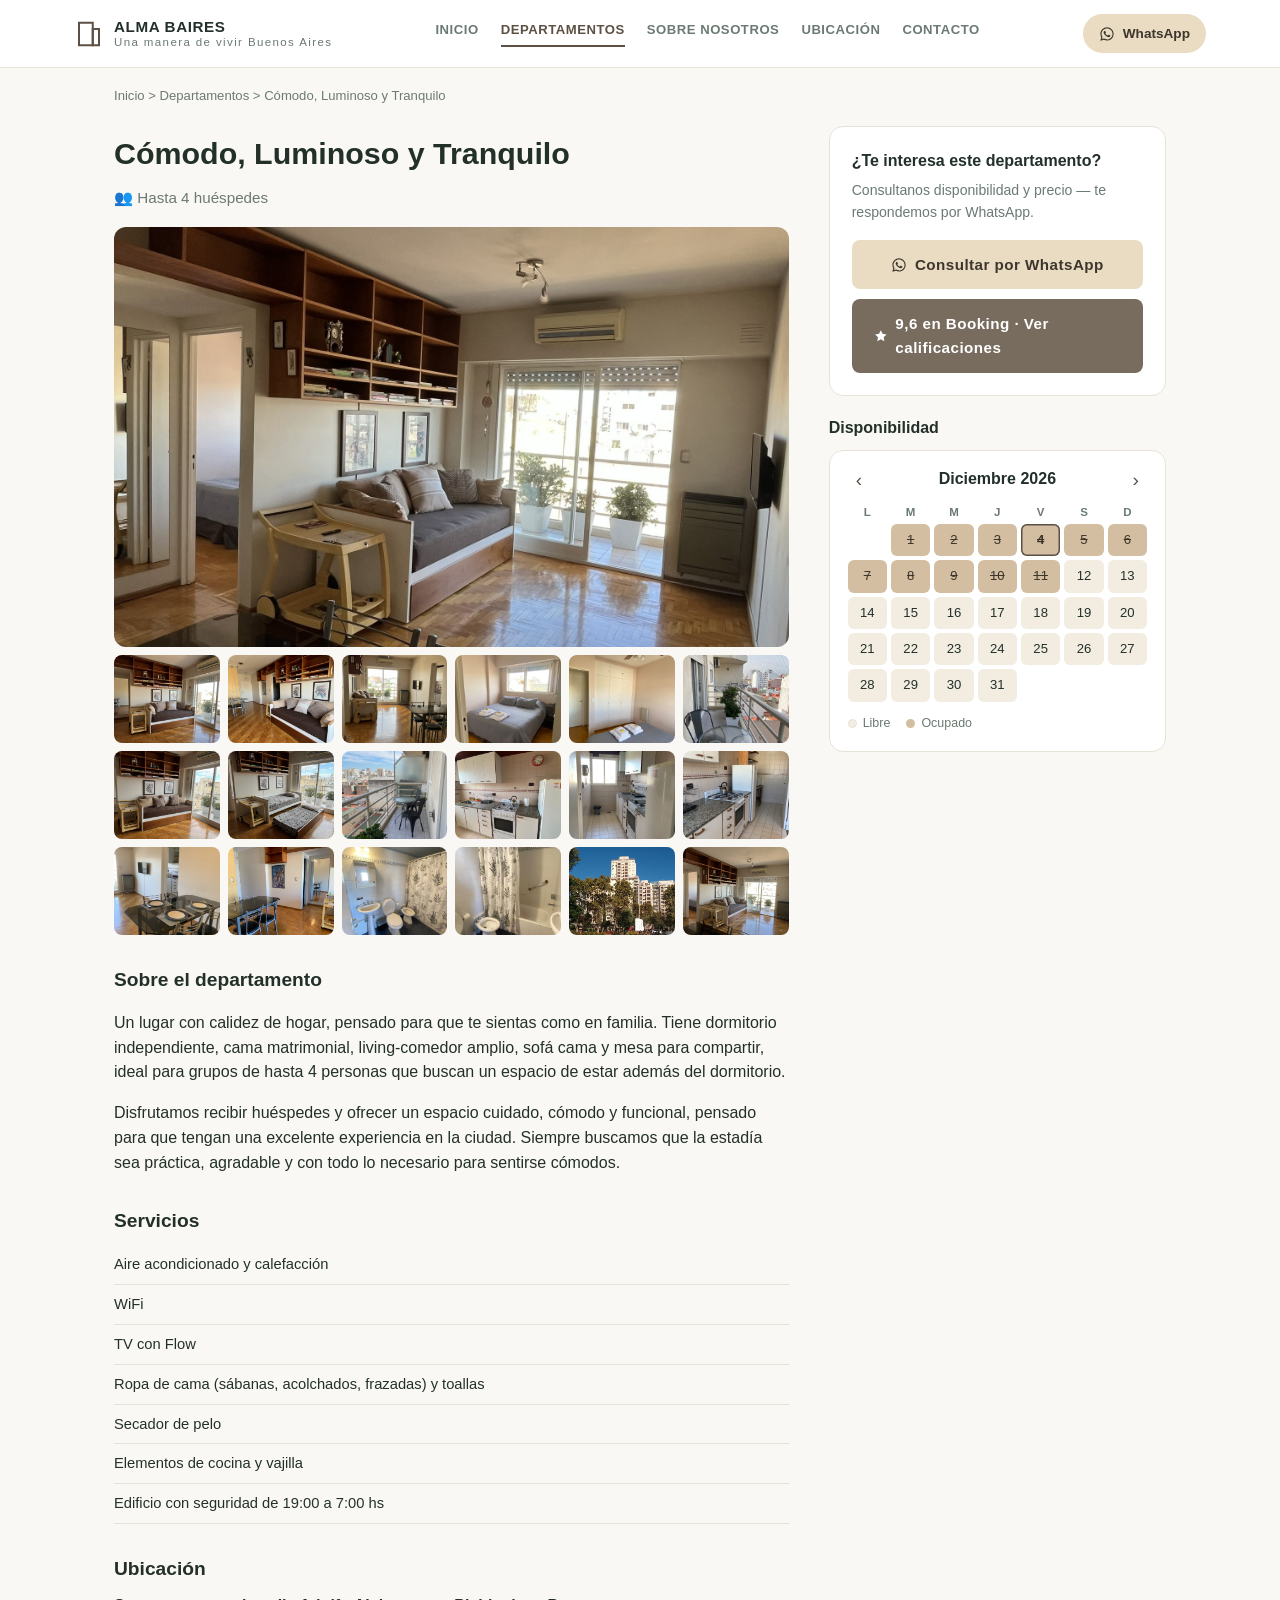
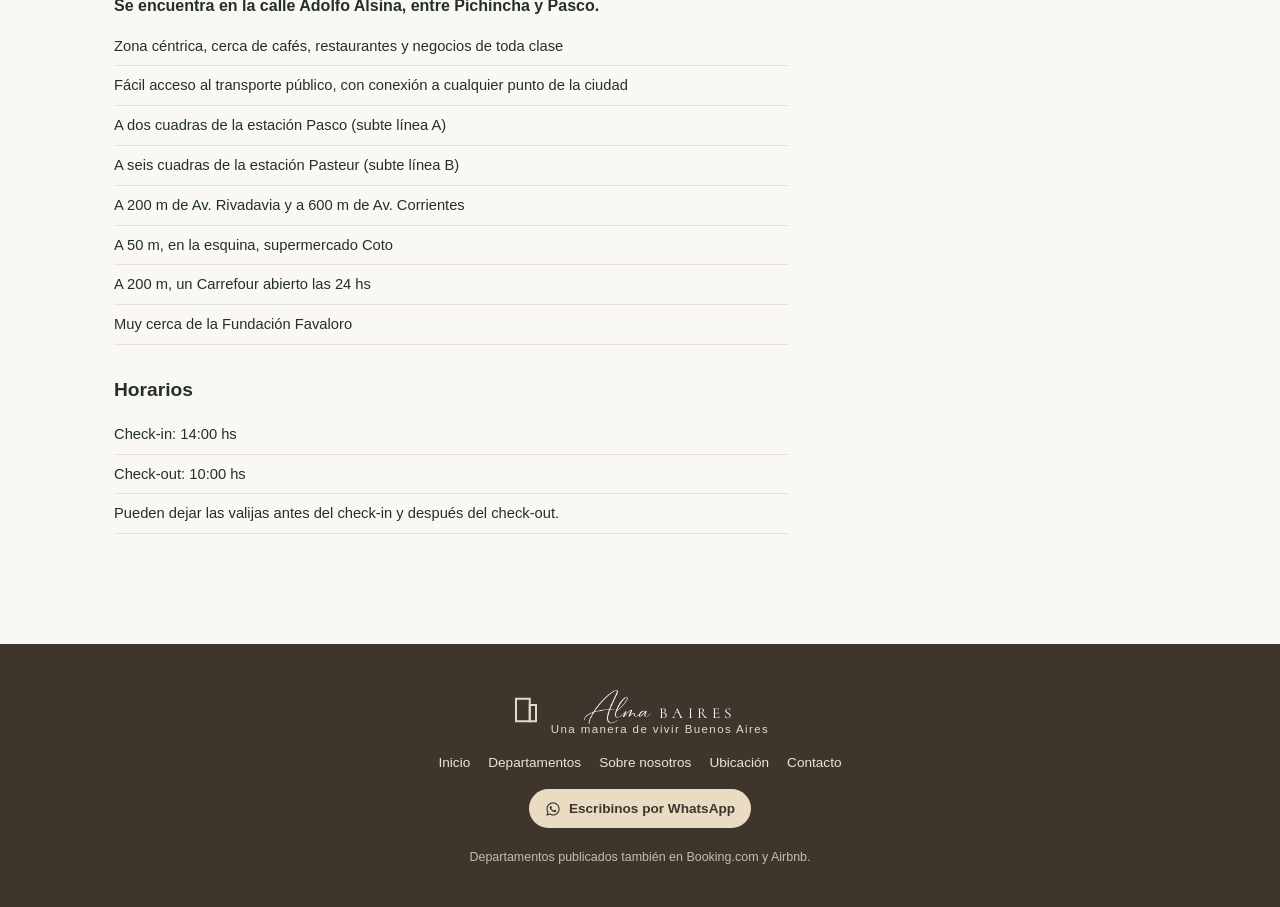
<file: depto-octavo.html>
<!DOCTYPE html>
<html lang="es">
<head>
<meta charset="UTF-8">
<meta name="viewport" content="width=device-width, initial-scale=1.0">
<title>Cómodo, Luminoso y Tranquilo — ALMA BAIRES Una manera de vivir Buenos Aires</title>
<link rel="preconnect" href="https://fonts.googleapis.com">
<link rel="preconnect" href="https://fonts.gstatic.com" crossorigin>
<link href="https://fonts.googleapis.com/css2?family=Cormorant:wght@300;400;500&display=swap" rel="stylesheet">
<link rel="stylesheet" href="style.css">
<script src="availability.js"></script>
<script src="gallery.js" defer></script>
</head>
<body>

<header class="site-header">
  <div class="header-inner">
    <a href="index.html" class="brand">
      <span class="brand-icon"><svg width="30" height="30" viewBox="0 0 24 24" fill="none" stroke="currentColor" stroke-width="1.6"><rect x="4" y="3" width="11" height="18"/><rect x="15" y="8" width="5" height="13"/><line x1="7" y1="6" x2="7" y2="6.01"/><line x1="10" y1="6" x2="10" y2="6.01"/><line x1="7" y1="9" x2="7" y2="9.01"/><line x1="10" y1="9" x2="10" y2="9.01"/><line x1="7" y1="12" x2="7" y2="12.01"/><line x1="10" y1="12" x2="10" y2="12.01"/><line x1="7" y1="15" x2="7" y2="15.01"/><line x1="10" y1="15" x2="10" y2="15.01"/></svg></span>
      <span class="brand-text"><strong>ALMA BAIRES</strong><small>Una manera de vivir Buenos Aires</small></span>
    </a>
    <nav class="main-nav">
      <a href="index.html" class="">Inicio</a>
      <a href="departamentos.html" class="active">Departamentos</a>
      <a href="sobre-nosotros.html" class="">Sobre nosotros</a>
      <a href="ubicacion.html" class="">Ubicación</a>
      <a href="contacto.html" class="">Contacto</a>
    </nav>
    <a class="wa-pill" href="https://wa.me/5491123831149?text=Hola%21%20Quiero%20consultar%20disponibilidad%20de%20departamentos." target="_blank" rel="noopener"><svg width="16" height="16" viewBox="0 0 24 24" fill="currentColor"><path d="M12.04 2C6.58 2 2.13 6.45 2.13 11.91c0 1.75.46 3.39 1.26 4.81L2 22l5.42-1.42a9.9 9.9 0 0 0 4.62 1.15h.01c5.46 0 9.9-4.45 9.9-9.91C21.96 6.45 17.5 2 12.04 2m0 18.06h-.01a8.2 8.2 0 0 1-4.18-1.14l-.3-.18-3.12.82.84-3.04-.2-.31a8.2 8.2 0 0 1-1.26-4.3c0-4.54 3.7-8.24 8.25-8.24 2.2 0 4.27.86 5.83 2.42a8.18 8.18 0 0 1 2.41 5.83c0 4.55-3.7 8.24-8.26 8.24m4.52-6.17c-.25-.12-1.47-.72-1.7-.81-.23-.08-.4-.12-.56.13-.17.25-.64.81-.79.97-.14.17-.29.19-.54.06-.25-.12-1.04-.38-1.99-1.22-.73-.66-1.23-1.46-1.37-1.71-.14-.25-.02-.38.11-.51.11-.11.25-.29.37-.43.12-.14.16-.25.25-.41.08-.17.04-.31-.02-.44-.06-.12-.56-1.36-.77-1.86-.2-.48-.41-.42-.56-.42-.14 0-.31-.02-.48-.02s-.44.06-.67.31c-.23.25-.87.86-.87 2.09s.9 2.42 1.02 2.59c.12.17 1.76 2.7 4.27 3.78.6.26 1.06.41 1.43.53.6.19 1.14.16 1.57.1.48-.07 1.47-.6 1.68-1.18.21-.58.21-1.08.14-1.18-.06-.11-.23-.17-.48-.29"/></svg> WhatsApp</a>
  </div>
</header>

<main class="site-main">

<div class="breadcrumb">
  <a href="index.html">Inicio</a> &gt; <a href="departamentos.html">Departamentos</a> &gt; Cómodo, Luminoso y Tranquilo
</div>

<section class="depto-detail">
  <div class="depto-main">
    <h1>Cómodo, Luminoso y Tranquilo</h1>
    <p class="meta-row">👥 Hasta 4 huéspedes</p>

    <div class="gallery-main" data-gallery-images='["images/octavo/01.jpg", "images/octavo/02.jpg", "images/octavo/03.jpg", "images/octavo/04.jpg", "images/octavo/05.jpg", "images/octavo/06.jpg", "images/octavo/07.jpg", "images/octavo/08.jpg", "images/octavo/09.jpg", "images/octavo/10.jpg", "images/octavo/11.jpg", "images/octavo/12.jpg", "images/octavo/13.jpg", "images/octavo/14.jpg", "images/octavo/15.jpg", "images/octavo/16.jpg", "images/octavo/17.jpg", "images/octavo/18.jpg", "images/octavo/hero.jpg"]'>
      <a href="images/octavo/01.jpg" class="gallery-main-link" data-index="0">
        <img class="gallery-big" src="images/octavo/01.jpg" alt="Cómodo, Luminoso y Tranquilo">
      </a>
      <div class="gallery-thumbs">
        <a href="images/octavo/02.jpg" class="gallery-thumb" data-index="1"><img src="images/octavo/02.jpg" alt="Cómodo, Luminoso y Tranquilo - foto" loading="lazy"></a>
<a href="images/octavo/03.jpg" class="gallery-thumb" data-index="2"><img src="images/octavo/03.jpg" alt="Cómodo, Luminoso y Tranquilo - foto" loading="lazy"></a>
<a href="images/octavo/04.jpg" class="gallery-thumb" data-index="3"><img src="images/octavo/04.jpg" alt="Cómodo, Luminoso y Tranquilo - foto" loading="lazy"></a>
<a href="images/octavo/05.jpg" class="gallery-thumb" data-index="4"><img src="images/octavo/05.jpg" alt="Cómodo, Luminoso y Tranquilo - foto" loading="lazy"></a>
<a href="images/octavo/06.jpg" class="gallery-thumb" data-index="5"><img src="images/octavo/06.jpg" alt="Cómodo, Luminoso y Tranquilo - foto" loading="lazy"></a>
<a href="images/octavo/07.jpg" class="gallery-thumb" data-index="6"><img src="images/octavo/07.jpg" alt="Cómodo, Luminoso y Tranquilo - foto" loading="lazy"></a>
<a href="images/octavo/08.jpg" class="gallery-thumb" data-index="7"><img src="images/octavo/08.jpg" alt="Cómodo, Luminoso y Tranquilo - foto" loading="lazy"></a>
<a href="images/octavo/09.jpg" class="gallery-thumb" data-index="8"><img src="images/octavo/09.jpg" alt="Cómodo, Luminoso y Tranquilo - foto" loading="lazy"></a>
<a href="images/octavo/10.jpg" class="gallery-thumb" data-index="9"><img src="images/octavo/10.jpg" alt="Cómodo, Luminoso y Tranquilo - foto" loading="lazy"></a>
<a href="images/octavo/11.jpg" class="gallery-thumb" data-index="10"><img src="images/octavo/11.jpg" alt="Cómodo, Luminoso y Tranquilo - foto" loading="lazy"></a>
<a href="images/octavo/12.jpg" class="gallery-thumb" data-index="11"><img src="images/octavo/12.jpg" alt="Cómodo, Luminoso y Tranquilo - foto" loading="lazy"></a>
<a href="images/octavo/13.jpg" class="gallery-thumb" data-index="12"><img src="images/octavo/13.jpg" alt="Cómodo, Luminoso y Tranquilo - foto" loading="lazy"></a>
<a href="images/octavo/14.jpg" class="gallery-thumb" data-index="13"><img src="images/octavo/14.jpg" alt="Cómodo, Luminoso y Tranquilo - foto" loading="lazy"></a>
<a href="images/octavo/15.jpg" class="gallery-thumb" data-index="14"><img src="images/octavo/15.jpg" alt="Cómodo, Luminoso y Tranquilo - foto" loading="lazy"></a>
<a href="images/octavo/16.jpg" class="gallery-thumb" data-index="15"><img src="images/octavo/16.jpg" alt="Cómodo, Luminoso y Tranquilo - foto" loading="lazy"></a>
<a href="images/octavo/17.jpg" class="gallery-thumb" data-index="16"><img src="images/octavo/17.jpg" alt="Cómodo, Luminoso y Tranquilo - foto" loading="lazy"></a>
<a href="images/octavo/18.jpg" class="gallery-thumb" data-index="17"><img src="images/octavo/18.jpg" alt="Cómodo, Luminoso y Tranquilo - foto" loading="lazy"></a>
<a href="images/octavo/hero.jpg" class="gallery-thumb" data-index="18"><img src="images/octavo/hero.jpg" alt="Cómodo, Luminoso y Tranquilo - foto" loading="lazy"></a>
      </div>
    </div>

    <h2>Sobre el departamento</h2>
    <p>Un lugar con calidez de hogar, pensado para que te sientas como en familia. Tiene dormitorio independiente, cama matrimonial, living-comedor amplio, sofá cama y mesa para compartir, ideal para grupos de hasta 4 personas que buscan un espacio de estar además del dormitorio.</p>
    <p>Disfrutamos recibir huéspedes y ofrecer un espacio cuidado, cómodo y funcional, pensado para que tengan una excelente experiencia en la ciudad. Siempre buscamos que la estadía sea práctica, agradable y con todo lo necesario para sentirse cómodos.</p>
    
    <h2>Servicios</h2>
    <ul class="info-list amenities-list">
      <li>Aire acondicionado y calefacción</li>
<li>WiFi</li>
<li>TV con Flow</li>
<li>Ropa de cama (sábanas, acolchados, frazadas) y toallas</li>
<li>Secador de pelo</li>
<li>Elementos de cocina y vajilla</li>
<li>Edificio con seguridad de 19:00 a 7:00 hs</li>
    </ul>
    
    <h2>Ubicación</h2>
    <p class="direccion">Se encuentra en la calle Adolfo Alsina, entre Pichincha y Pasco.</p>
    
    <ul class="info-list"><li>Zona céntrica, cerca de cafés, restaurantes y negocios de toda clase</li>
<li>Fácil acceso al transporte público, con conexión a cualquier punto de la ciudad</li>
<li>A dos cuadras de la estación Pasco (subte línea A)</li>
<li>A seis cuadras de la estación Pasteur (subte línea B)</li>
<li>A 200 m de Av. Rivadavia y a 600 m de Av. Corrientes</li>
<li>A 50 m, en la esquina, supermercado Coto</li>
<li>A 200 m, un Carrefour abierto las 24 hs</li>
<li>Muy cerca de la Fundación Favaloro</li></ul>

    <h2>Horarios</h2>
    <ul class="info-list">
      <li>Check-in: 14:00 hs</li>
      <li>Check-out: 10:00 hs</li>
      <li>Pueden dejar las valijas antes del check-in y después del check-out.</li>
    </ul>
  </div>

  <aside class="depto-sidebar">
    <div class="sidebar-card">
      <p class="sidebar-title">¿Te interesa este departamento?</p>
      <p class="muted">Consultanos disponibilidad y precio — te respondemos por WhatsApp.</p>
      <a class="btn btn-primary btn-block" href="https://wa.me/5491123831149?text=Hola%21%20Quiero%20consultar%20disponibilidad%20para%20el%20departamento%20C%C3%B3modo%2C%20Luminoso%20y%20Tranquilo." target="_blank" rel="noopener"><svg width="16" height="16" viewBox="0 0 24 24" fill="currentColor"><path d="M12.04 2C6.58 2 2.13 6.45 2.13 11.91c0 1.75.46 3.39 1.26 4.81L2 22l5.42-1.42a9.9 9.9 0 0 0 4.62 1.15h.01c5.46 0 9.9-4.45 9.9-9.91C21.96 6.45 17.5 2 12.04 2m0 18.06h-.01a8.2 8.2 0 0 1-4.18-1.14l-.3-.18-3.12.82.84-3.04-.2-.31a8.2 8.2 0 0 1-1.26-4.3c0-4.54 3.7-8.24 8.25-8.24 2.2 0 4.27.86 5.83 2.42a8.18 8.18 0 0 1 2.41 5.83c0 4.55-3.7 8.24-8.26 8.24m4.52-6.17c-.25-.12-1.47-.72-1.7-.81-.23-.08-.4-.12-.56.13-.17.25-.64.81-.79.97-.14.17-.29.19-.54.06-.25-.12-1.04-.38-1.99-1.22-.73-.66-1.23-1.46-1.37-1.71-.14-.25-.02-.38.11-.51.11-.11.25-.29.37-.43.12-.14.16-.25.25-.41.08-.17.04-.31-.02-.44-.06-.12-.56-1.36-.77-1.86-.2-.48-.41-.42-.56-.42-.14 0-.31-.02-.48-.02s-.44.06-.67.31c-.23.25-.87.86-.87 2.09s.9 2.42 1.02 2.59c.12.17 1.76 2.7 4.27 3.78.6.26 1.06.41 1.43.53.6.19 1.14.16 1.57.1.48-.07 1.47-.6 1.68-1.18.21-.58.21-1.08.14-1.18-.06-.11-.23-.17-.48-.29"/></svg> Consultar por WhatsApp</a>
      <a class="btn btn-tostado btn-block" style="margin-top:10px" href="https://www.booking.com/hotel/ar/muy-luminoso-y-tranquilo.es.html" target="_blank" rel="noopener"><svg width="16" height="16" viewBox="0 0 24 24" fill="currentColor"><path d="M12 2l3.09 6.26L22 9.27l-5 4.87 1.18 6.88L12 17.77l-6.18 3.25L7 14.14 2 9.27l6.91-1.01L12 2z"/></svg> 9,6 en Booking · Ver calificaciones</a>
    </div>

    <div class="calendar-block">
      <p class="sidebar-title">Disponibilidad</p>
      <p class="badge-note" id="cal-fuente" style="display:none;"></p>
      <div class="calendar" id="calendario">
        <div class="calendar-head">
          <button type="button" id="cal-prev" aria-label="Mes anterior">‹</button>
          <span id="cal-title"></span>
          <button type="button" id="cal-next" aria-label="Mes siguiente">›</button>
        </div>
        <div class="calendar-weekdays">
          <span>L</span><span>M</span><span>M</span><span>J</span><span>V</span><span>S</span><span>D</span>
        </div>
        <div class="calendar-grid" id="cal-grid"></div>
        <div class="calendar-legend">
          <span class="legend-item"><i class="dot dot-free"></i> Libre</span>
          <span class="legend-item"><i class="dot dot-blocked"></i> Ocupado</span>
        </div>
      </div>
    </div>
  </aside>
</section>

<script>initCalendario('octavo');</script>

</main>

<footer class="site-footer">
  <div class="footer-inner">
    <div class="brand footer-brand">
      <span class="brand-icon"><svg width="30" height="30" viewBox="0 0 24 24" fill="none" stroke="currentColor" stroke-width="1.6"><rect x="4" y="3" width="11" height="18"/><rect x="15" y="8" width="5" height="13"/><line x1="7" y1="6" x2="7" y2="6.01"/><line x1="10" y1="6" x2="10" y2="6.01"/><line x1="7" y1="9" x2="7" y2="9.01"/><line x1="10" y1="9" x2="10" y2="9.01"/><line x1="7" y1="12" x2="7" y2="12.01"/><line x1="10" y1="12" x2="10" y2="12.01"/><line x1="7" y1="15" x2="7" y2="15.01"/><line x1="10" y1="15" x2="10" y2="15.01"/></svg></span>
      <span class="brand-text">
        <span class="footer-brand-name">
          <img class="footer-brand-alma" src="images/logo/alma-script-white.png" alt="Alma">
          <span class="brand-spaced">BAIRES</span>
        </span>
        <small>Una manera de vivir Buenos Aires</small>
      </span>
    </div>
    <nav class="footer-nav">
      <a href="index.html">Inicio</a>
      <a href="departamentos.html">Departamentos</a>
      <a href="sobre-nosotros.html">Sobre nosotros</a>
      <a href="ubicacion.html">Ubicación</a>
      <a href="contacto.html">Contacto</a>
    </nav>
    <a class="wa-pill" href="https://wa.me/5491123831149?text=Hola%21%20Quiero%20consultar%20disponibilidad%20de%20departamentos." target="_blank" rel="noopener"><svg width="16" height="16" viewBox="0 0 24 24" fill="currentColor"><path d="M12.04 2C6.58 2 2.13 6.45 2.13 11.91c0 1.75.46 3.39 1.26 4.81L2 22l5.42-1.42a9.9 9.9 0 0 0 4.62 1.15h.01c5.46 0 9.9-4.45 9.9-9.91C21.96 6.45 17.5 2 12.04 2m0 18.06h-.01a8.2 8.2 0 0 1-4.18-1.14l-.3-.18-3.12.82.84-3.04-.2-.31a8.2 8.2 0 0 1-1.26-4.3c0-4.54 3.7-8.24 8.25-8.24 2.2 0 4.27.86 5.83 2.42a8.18 8.18 0 0 1 2.41 5.83c0 4.55-3.7 8.24-8.26 8.24m4.52-6.17c-.25-.12-1.47-.72-1.7-.81-.23-.08-.4-.12-.56.13-.17.25-.64.81-.79.97-.14.17-.29.19-.54.06-.25-.12-1.04-.38-1.99-1.22-.73-.66-1.23-1.46-1.37-1.71-.14-.25-.02-.38.11-.51.11-.11.25-.29.37-.43.12-.14.16-.25.25-.41.08-.17.04-.31-.02-.44-.06-.12-.56-1.36-.77-1.86-.2-.48-.41-.42-.56-.42-.14 0-.31-.02-.48-.02s-.44.06-.67.31c-.23.25-.87.86-.87 2.09s.9 2.42 1.02 2.59c.12.17 1.76 2.7 4.27 3.78.6.26 1.06.41 1.43.53.6.19 1.14.16 1.57.1.48-.07 1.47-.6 1.68-1.18.21-.58.21-1.08.14-1.18-.06-.11-.23-.17-.48-.29"/></svg> Escribinos por WhatsApp</a>
    <p class="footer-note">Departamentos publicados también en Booking.com y Airbnb.</p>
  </div>
</footer>

</body>
</html>
</file>
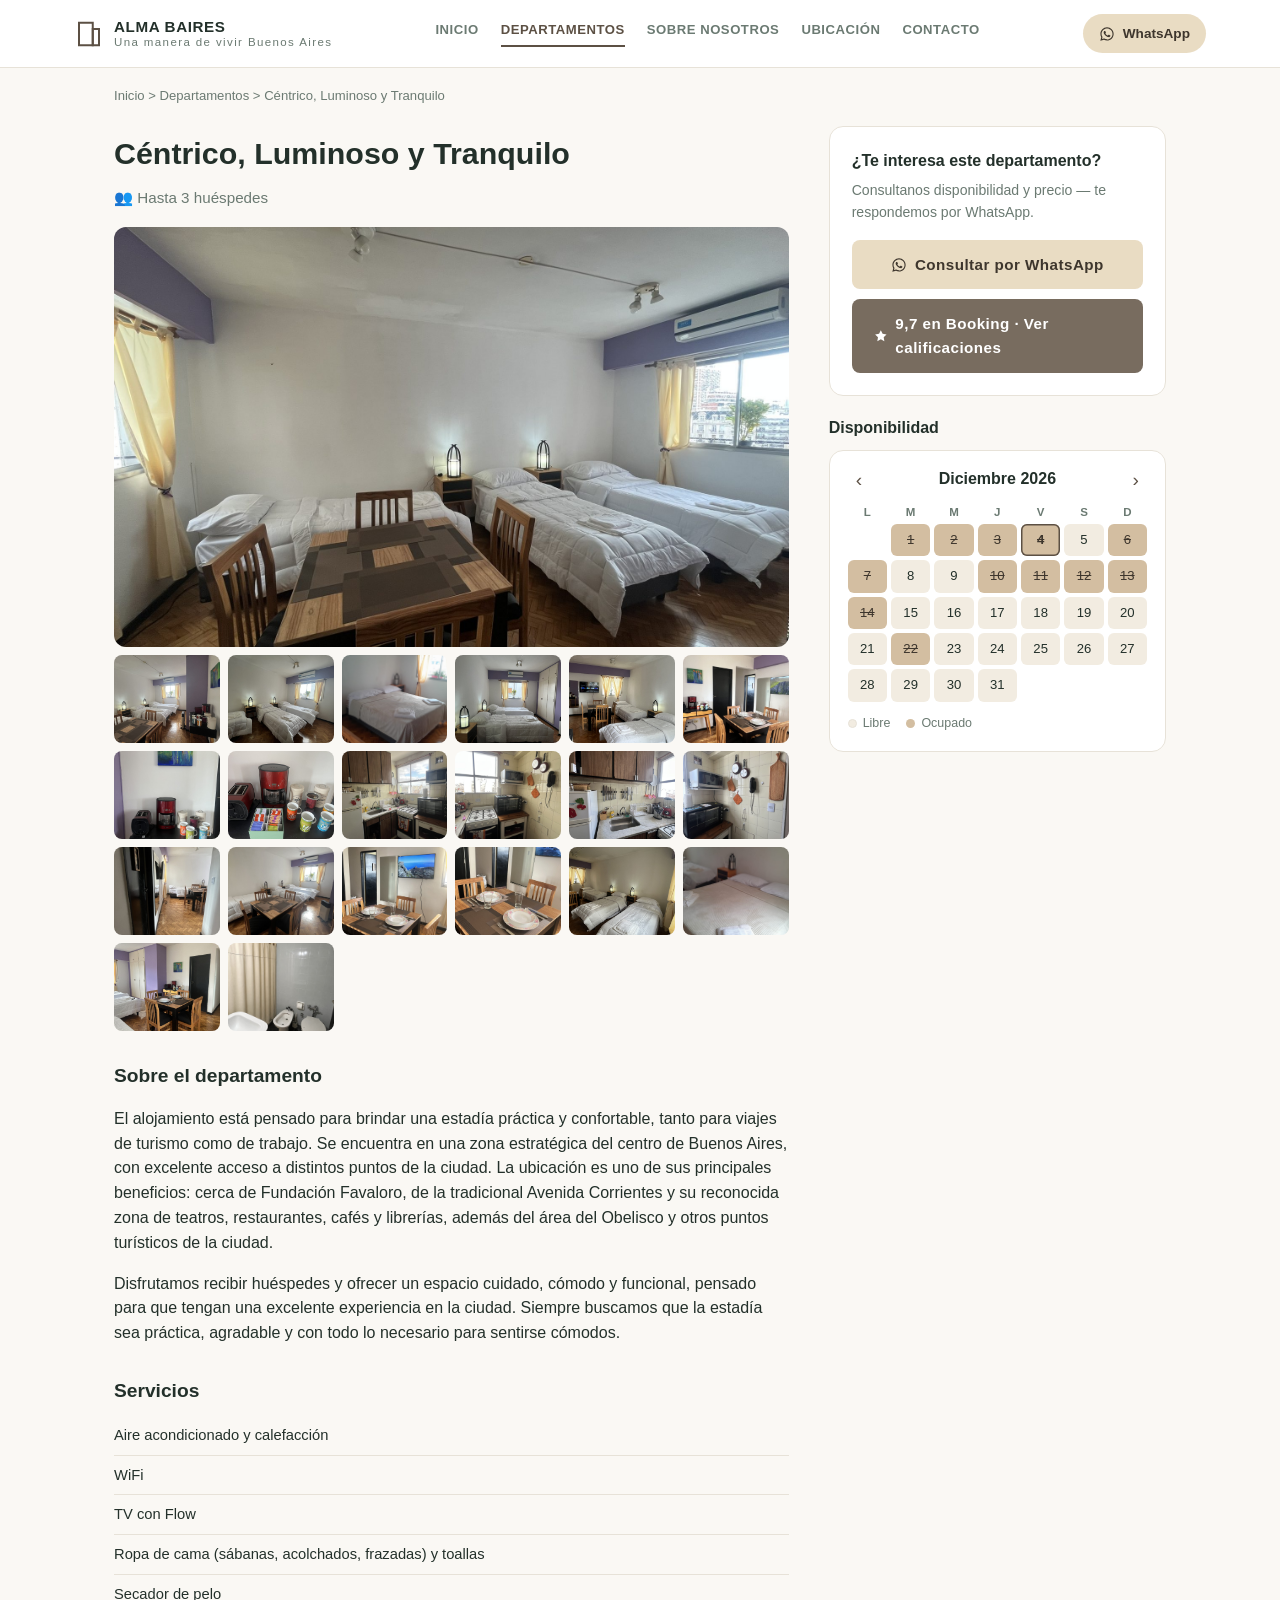
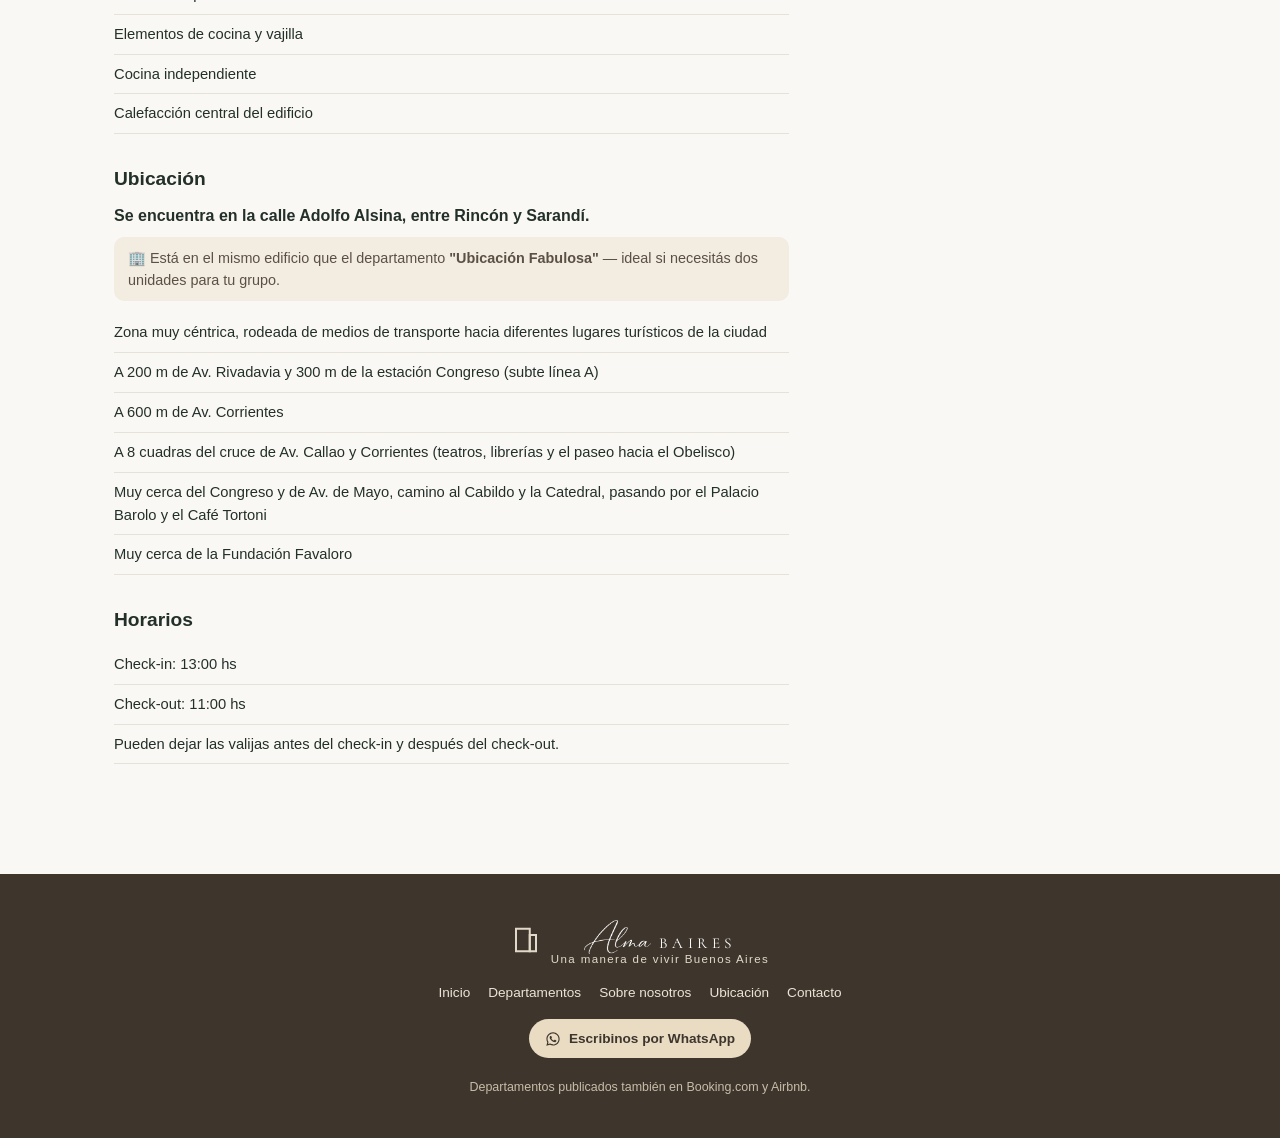
<file: depto-rincon.html>
<!DOCTYPE html>
<html lang="es">
<head>
<meta charset="UTF-8">
<meta name="viewport" content="width=device-width, initial-scale=1.0">
<title>Céntrico, Luminoso y Tranquilo — ALMA BAIRES Una manera de vivir Buenos Aires</title>
<link rel="preconnect" href="https://fonts.googleapis.com">
<link rel="preconnect" href="https://fonts.gstatic.com" crossorigin>
<link href="https://fonts.googleapis.com/css2?family=Cormorant:wght@300;400;500&display=swap" rel="stylesheet">
<link rel="stylesheet" href="style.css">
<script src="availability.js"></script>
<script src="gallery.js" defer></script>
</head>
<body>

<header class="site-header">
  <div class="header-inner">
    <a href="index.html" class="brand">
      <span class="brand-icon"><svg width="30" height="30" viewBox="0 0 24 24" fill="none" stroke="currentColor" stroke-width="1.6"><rect x="4" y="3" width="11" height="18"/><rect x="15" y="8" width="5" height="13"/><line x1="7" y1="6" x2="7" y2="6.01"/><line x1="10" y1="6" x2="10" y2="6.01"/><line x1="7" y1="9" x2="7" y2="9.01"/><line x1="10" y1="9" x2="10" y2="9.01"/><line x1="7" y1="12" x2="7" y2="12.01"/><line x1="10" y1="12" x2="10" y2="12.01"/><line x1="7" y1="15" x2="7" y2="15.01"/><line x1="10" y1="15" x2="10" y2="15.01"/></svg></span>
      <span class="brand-text"><strong>ALMA BAIRES</strong><small>Una manera de vivir Buenos Aires</small></span>
    </a>
    <nav class="main-nav">
      <a href="index.html" class="">Inicio</a>
      <a href="departamentos.html" class="active">Departamentos</a>
      <a href="sobre-nosotros.html" class="">Sobre nosotros</a>
      <a href="ubicacion.html" class="">Ubicación</a>
      <a href="contacto.html" class="">Contacto</a>
    </nav>
    <a class="wa-pill" href="https://wa.me/5491123831149?text=Hola%21%20Quiero%20consultar%20disponibilidad%20de%20departamentos." target="_blank" rel="noopener"><svg width="16" height="16" viewBox="0 0 24 24" fill="currentColor"><path d="M12.04 2C6.58 2 2.13 6.45 2.13 11.91c0 1.75.46 3.39 1.26 4.81L2 22l5.42-1.42a9.9 9.9 0 0 0 4.62 1.15h.01c5.46 0 9.9-4.45 9.9-9.91C21.96 6.45 17.5 2 12.04 2m0 18.06h-.01a8.2 8.2 0 0 1-4.18-1.14l-.3-.18-3.12.82.84-3.04-.2-.31a8.2 8.2 0 0 1-1.26-4.3c0-4.54 3.7-8.24 8.25-8.24 2.2 0 4.27.86 5.83 2.42a8.18 8.18 0 0 1 2.41 5.83c0 4.55-3.7 8.24-8.26 8.24m4.52-6.17c-.25-.12-1.47-.72-1.7-.81-.23-.08-.4-.12-.56.13-.17.25-.64.81-.79.97-.14.17-.29.19-.54.06-.25-.12-1.04-.38-1.99-1.22-.73-.66-1.23-1.46-1.37-1.71-.14-.25-.02-.38.11-.51.11-.11.25-.29.37-.43.12-.14.16-.25.25-.41.08-.17.04-.31-.02-.44-.06-.12-.56-1.36-.77-1.86-.2-.48-.41-.42-.56-.42-.14 0-.31-.02-.48-.02s-.44.06-.67.31c-.23.25-.87.86-.87 2.09s.9 2.42 1.02 2.59c.12.17 1.76 2.7 4.27 3.78.6.26 1.06.41 1.43.53.6.19 1.14.16 1.57.1.48-.07 1.47-.6 1.68-1.18.21-.58.21-1.08.14-1.18-.06-.11-.23-.17-.48-.29"/></svg> WhatsApp</a>
  </div>
</header>

<main class="site-main">

<div class="breadcrumb">
  <a href="index.html">Inicio</a> &gt; <a href="departamentos.html">Departamentos</a> &gt; Céntrico, Luminoso y Tranquilo
</div>

<section class="depto-detail">
  <div class="depto-main">
    <h1>Céntrico, Luminoso y Tranquilo</h1>
    <p class="meta-row">👥 Hasta 3 huéspedes</p>

    <div class="gallery-main" data-gallery-images='["images/rincon/main21.jpg", "images/rincon/01.jpg", "images/rincon/02.jpg", "images/rincon/03.jpg", "images/rincon/04.jpg", "images/rincon/05.jpg", "images/rincon/06.jpg", "images/rincon/07.jpg", "images/rincon/08.jpg", "images/rincon/09.jpg", "images/rincon/10.jpg", "images/rincon/11.jpg", "images/rincon/12.jpg", "images/rincon/13.jpg", "images/rincon/14.jpg", "images/rincon/15.jpg", "images/rincon/16.jpg", "images/rincon/17.jpg", "images/rincon/18.jpg", "images/rincon/19.jpg", "images/rincon/20.jpg"]'>
      <a href="images/rincon/main21.jpg" class="gallery-main-link" data-index="0">
        <img class="gallery-big" src="images/rincon/main21.jpg" alt="Céntrico, Luminoso y Tranquilo">
      </a>
      <div class="gallery-thumbs">
        <a href="images/rincon/01.jpg" class="gallery-thumb" data-index="1"><img src="images/rincon/01.jpg" alt="Céntrico, Luminoso y Tranquilo - foto" loading="lazy"></a>
<a href="images/rincon/02.jpg" class="gallery-thumb" data-index="2"><img src="images/rincon/02.jpg" alt="Céntrico, Luminoso y Tranquilo - foto" loading="lazy"></a>
<a href="images/rincon/03.jpg" class="gallery-thumb" data-index="3"><img src="images/rincon/03.jpg" alt="Céntrico, Luminoso y Tranquilo - foto" loading="lazy"></a>
<a href="images/rincon/04.jpg" class="gallery-thumb" data-index="4"><img src="images/rincon/04.jpg" alt="Céntrico, Luminoso y Tranquilo - foto" loading="lazy"></a>
<a href="images/rincon/05.jpg" class="gallery-thumb" data-index="5"><img src="images/rincon/05.jpg" alt="Céntrico, Luminoso y Tranquilo - foto" loading="lazy"></a>
<a href="images/rincon/06.jpg" class="gallery-thumb" data-index="6"><img src="images/rincon/06.jpg" alt="Céntrico, Luminoso y Tranquilo - foto" loading="lazy"></a>
<a href="images/rincon/07.jpg" class="gallery-thumb" data-index="7"><img src="images/rincon/07.jpg" alt="Céntrico, Luminoso y Tranquilo - foto" loading="lazy"></a>
<a href="images/rincon/08.jpg" class="gallery-thumb" data-index="8"><img src="images/rincon/08.jpg" alt="Céntrico, Luminoso y Tranquilo - foto" loading="lazy"></a>
<a href="images/rincon/09.jpg" class="gallery-thumb" data-index="9"><img src="images/rincon/09.jpg" alt="Céntrico, Luminoso y Tranquilo - foto" loading="lazy"></a>
<a href="images/rincon/10.jpg" class="gallery-thumb" data-index="10"><img src="images/rincon/10.jpg" alt="Céntrico, Luminoso y Tranquilo - foto" loading="lazy"></a>
<a href="images/rincon/11.jpg" class="gallery-thumb" data-index="11"><img src="images/rincon/11.jpg" alt="Céntrico, Luminoso y Tranquilo - foto" loading="lazy"></a>
<a href="images/rincon/12.jpg" class="gallery-thumb" data-index="12"><img src="images/rincon/12.jpg" alt="Céntrico, Luminoso y Tranquilo - foto" loading="lazy"></a>
<a href="images/rincon/13.jpg" class="gallery-thumb" data-index="13"><img src="images/rincon/13.jpg" alt="Céntrico, Luminoso y Tranquilo - foto" loading="lazy"></a>
<a href="images/rincon/14.jpg" class="gallery-thumb" data-index="14"><img src="images/rincon/14.jpg" alt="Céntrico, Luminoso y Tranquilo - foto" loading="lazy"></a>
<a href="images/rincon/15.jpg" class="gallery-thumb" data-index="15"><img src="images/rincon/15.jpg" alt="Céntrico, Luminoso y Tranquilo - foto" loading="lazy"></a>
<a href="images/rincon/16.jpg" class="gallery-thumb" data-index="16"><img src="images/rincon/16.jpg" alt="Céntrico, Luminoso y Tranquilo - foto" loading="lazy"></a>
<a href="images/rincon/17.jpg" class="gallery-thumb" data-index="17"><img src="images/rincon/17.jpg" alt="Céntrico, Luminoso y Tranquilo - foto" loading="lazy"></a>
<a href="images/rincon/18.jpg" class="gallery-thumb" data-index="18"><img src="images/rincon/18.jpg" alt="Céntrico, Luminoso y Tranquilo - foto" loading="lazy"></a>
<a href="images/rincon/19.jpg" class="gallery-thumb" data-index="19"><img src="images/rincon/19.jpg" alt="Céntrico, Luminoso y Tranquilo - foto" loading="lazy"></a>
<a href="images/rincon/20.jpg" class="gallery-thumb" data-index="20"><img src="images/rincon/20.jpg" alt="Céntrico, Luminoso y Tranquilo - foto" loading="lazy"></a>
      </div>
    </div>

    <h2>Sobre el departamento</h2>
    <p>El alojamiento está pensado para brindar una estadía práctica y confortable, tanto para viajes de turismo como de trabajo. Se encuentra en una zona estratégica del centro de Buenos Aires, con excelente acceso a distintos puntos de la ciudad. La ubicación es uno de sus principales beneficios: cerca de Fundación Favaloro, de la tradicional Avenida Corrientes y su reconocida zona de teatros, restaurantes, cafés y librerías, además del área del Obelisco y otros puntos turísticos de la ciudad.</p>
    <p>Disfrutamos recibir huéspedes y ofrecer un espacio cuidado, cómodo y funcional, pensado para que tengan una excelente experiencia en la ciudad. Siempre buscamos que la estadía sea práctica, agradable y con todo lo necesario para sentirse cómodos.</p>
    
    <h2>Servicios</h2>
    <ul class="info-list amenities-list">
      <li>Aire acondicionado y calefacción</li>
<li>WiFi</li>
<li>TV con Flow</li>
<li>Ropa de cama (sábanas, acolchados, frazadas) y toallas</li>
<li>Secador de pelo</li>
<li>Elementos de cocina y vajilla</li>
<li>Cocina independiente</li>
<li>Calefacción central del edificio</li>
    </ul>
    
    <h2>Ubicación</h2>
    <p class="direccion">Se encuentra en la calle Adolfo Alsina, entre Rincón y Sarandí.</p>
    <p class="badge-note">🏢 Está en el mismo edificio que el departamento <strong>"Ubicación Fabulosa"</strong> — ideal si necesitás dos unidades para tu grupo.</p>
    <ul class="info-list"><li>Zona muy céntrica, rodeada de medios de transporte hacia diferentes lugares turísticos de la ciudad</li>
<li>A 200 m de Av. Rivadavia y 300 m de la estación Congreso (subte línea A)</li>
<li>A 600 m de Av. Corrientes</li>
<li>A 8 cuadras del cruce de Av. Callao y Corrientes (teatros, librerías y el paseo hacia el Obelisco)</li>
<li>Muy cerca del Congreso y de Av. de Mayo, camino al Cabildo y la Catedral, pasando por el Palacio Barolo y el Café Tortoni</li>
<li>Muy cerca de la Fundación Favaloro</li></ul>

    <h2>Horarios</h2>
    <ul class="info-list">
      <li>Check-in: 13:00 hs</li>
      <li>Check-out: 11:00 hs</li>
      <li>Pueden dejar las valijas antes del check-in y después del check-out.</li>
    </ul>
  </div>

  <aside class="depto-sidebar">
    <div class="sidebar-card">
      <p class="sidebar-title">¿Te interesa este departamento?</p>
      <p class="muted">Consultanos disponibilidad y precio — te respondemos por WhatsApp.</p>
      <a class="btn btn-primary btn-block" href="https://wa.me/5491123831149?text=Hola%21%20Quiero%20consultar%20disponibilidad%20para%20el%20departamento%20C%C3%A9ntrico%2C%20Luminoso%20y%20Tranquilo." target="_blank" rel="noopener"><svg width="16" height="16" viewBox="0 0 24 24" fill="currentColor"><path d="M12.04 2C6.58 2 2.13 6.45 2.13 11.91c0 1.75.46 3.39 1.26 4.81L2 22l5.42-1.42a9.9 9.9 0 0 0 4.62 1.15h.01c5.46 0 9.9-4.45 9.9-9.91C21.96 6.45 17.5 2 12.04 2m0 18.06h-.01a8.2 8.2 0 0 1-4.18-1.14l-.3-.18-3.12.82.84-3.04-.2-.31a8.2 8.2 0 0 1-1.26-4.3c0-4.54 3.7-8.24 8.25-8.24 2.2 0 4.27.86 5.83 2.42a8.18 8.18 0 0 1 2.41 5.83c0 4.55-3.7 8.24-8.26 8.24m4.52-6.17c-.25-.12-1.47-.72-1.7-.81-.23-.08-.4-.12-.56.13-.17.25-.64.81-.79.97-.14.17-.29.19-.54.06-.25-.12-1.04-.38-1.99-1.22-.73-.66-1.23-1.46-1.37-1.71-.14-.25-.02-.38.11-.51.11-.11.25-.29.37-.43.12-.14.16-.25.25-.41.08-.17.04-.31-.02-.44-.06-.12-.56-1.36-.77-1.86-.2-.48-.41-.42-.56-.42-.14 0-.31-.02-.48-.02s-.44.06-.67.31c-.23.25-.87.86-.87 2.09s.9 2.42 1.02 2.59c.12.17 1.76 2.7 4.27 3.78.6.26 1.06.41 1.43.53.6.19 1.14.16 1.57.1.48-.07 1.47-.6 1.68-1.18.21-.58.21-1.08.14-1.18-.06-.11-.23-.17-.48-.29"/></svg> Consultar por WhatsApp</a>
      <a class="btn btn-tostado btn-block" style="margin-top:10px" href="https://www.booking.com/hotel/ar/centrico-luminoso-confortable.es.html" target="_blank" rel="noopener"><svg width="16" height="16" viewBox="0 0 24 24" fill="currentColor"><path d="M12 2l3.09 6.26L22 9.27l-5 4.87 1.18 6.88L12 17.77l-6.18 3.25L7 14.14 2 9.27l6.91-1.01L12 2z"/></svg> 9,7 en Booking · Ver calificaciones</a>
    </div>

    <div class="calendar-block">
      <p class="sidebar-title">Disponibilidad</p>
      <p class="badge-note" id="cal-fuente" style="display:none;"></p>
      <div class="calendar" id="calendario">
        <div class="calendar-head">
          <button type="button" id="cal-prev" aria-label="Mes anterior">‹</button>
          <span id="cal-title"></span>
          <button type="button" id="cal-next" aria-label="Mes siguiente">›</button>
        </div>
        <div class="calendar-weekdays">
          <span>L</span><span>M</span><span>M</span><span>J</span><span>V</span><span>S</span><span>D</span>
        </div>
        <div class="calendar-grid" id="cal-grid"></div>
        <div class="calendar-legend">
          <span class="legend-item"><i class="dot dot-free"></i> Libre</span>
          <span class="legend-item"><i class="dot dot-blocked"></i> Ocupado</span>
        </div>
      </div>
    </div>
  </aside>
</section>

<script>initCalendario('rincon');</script>

</main>

<footer class="site-footer">
  <div class="footer-inner">
    <div class="brand footer-brand">
      <span class="brand-icon"><svg width="30" height="30" viewBox="0 0 24 24" fill="none" stroke="currentColor" stroke-width="1.6"><rect x="4" y="3" width="11" height="18"/><rect x="15" y="8" width="5" height="13"/><line x1="7" y1="6" x2="7" y2="6.01"/><line x1="10" y1="6" x2="10" y2="6.01"/><line x1="7" y1="9" x2="7" y2="9.01"/><line x1="10" y1="9" x2="10" y2="9.01"/><line x1="7" y1="12" x2="7" y2="12.01"/><line x1="10" y1="12" x2="10" y2="12.01"/><line x1="7" y1="15" x2="7" y2="15.01"/><line x1="10" y1="15" x2="10" y2="15.01"/></svg></span>
      <span class="brand-text">
        <span class="footer-brand-name">
          <img class="footer-brand-alma" src="images/logo/alma-script-white.png" alt="Alma">
          <span class="brand-spaced">BAIRES</span>
        </span>
        <small>Una manera de vivir Buenos Aires</small>
      </span>
    </div>
    <nav class="footer-nav">
      <a href="index.html">Inicio</a>
      <a href="departamentos.html">Departamentos</a>
      <a href="sobre-nosotros.html">Sobre nosotros</a>
      <a href="ubicacion.html">Ubicación</a>
      <a href="contacto.html">Contacto</a>
    </nav>
    <a class="wa-pill" href="https://wa.me/5491123831149?text=Hola%21%20Quiero%20consultar%20disponibilidad%20de%20departamentos." target="_blank" rel="noopener"><svg width="16" height="16" viewBox="0 0 24 24" fill="currentColor"><path d="M12.04 2C6.58 2 2.13 6.45 2.13 11.91c0 1.75.46 3.39 1.26 4.81L2 22l5.42-1.42a9.9 9.9 0 0 0 4.62 1.15h.01c5.46 0 9.9-4.45 9.9-9.91C21.96 6.45 17.5 2 12.04 2m0 18.06h-.01a8.2 8.2 0 0 1-4.18-1.14l-.3-.18-3.12.82.84-3.04-.2-.31a8.2 8.2 0 0 1-1.26-4.3c0-4.54 3.7-8.24 8.25-8.24 2.2 0 4.27.86 5.83 2.42a8.18 8.18 0 0 1 2.41 5.83c0 4.55-3.7 8.24-8.26 8.24m4.52-6.17c-.25-.12-1.47-.72-1.7-.81-.23-.08-.4-.12-.56.13-.17.25-.64.81-.79.97-.14.17-.29.19-.54.06-.25-.12-1.04-.38-1.99-1.22-.73-.66-1.23-1.46-1.37-1.71-.14-.25-.02-.38.11-.51.11-.11.25-.29.37-.43.12-.14.16-.25.25-.41.08-.17.04-.31-.02-.44-.06-.12-.56-1.36-.77-1.86-.2-.48-.41-.42-.56-.42-.14 0-.31-.02-.48-.02s-.44.06-.67.31c-.23.25-.87.86-.87 2.09s.9 2.42 1.02 2.59c.12.17 1.76 2.7 4.27 3.78.6.26 1.06.41 1.43.53.6.19 1.14.16 1.57.1.48-.07 1.47-.6 1.68-1.18.21-.58.21-1.08.14-1.18-.06-.11-.23-.17-.48-.29"/></svg> Escribinos por WhatsApp</a>
    <p class="footer-note">Departamentos publicados también en Booking.com y Airbnb.</p>
  </div>
</footer>

</body>
</html>
</file>
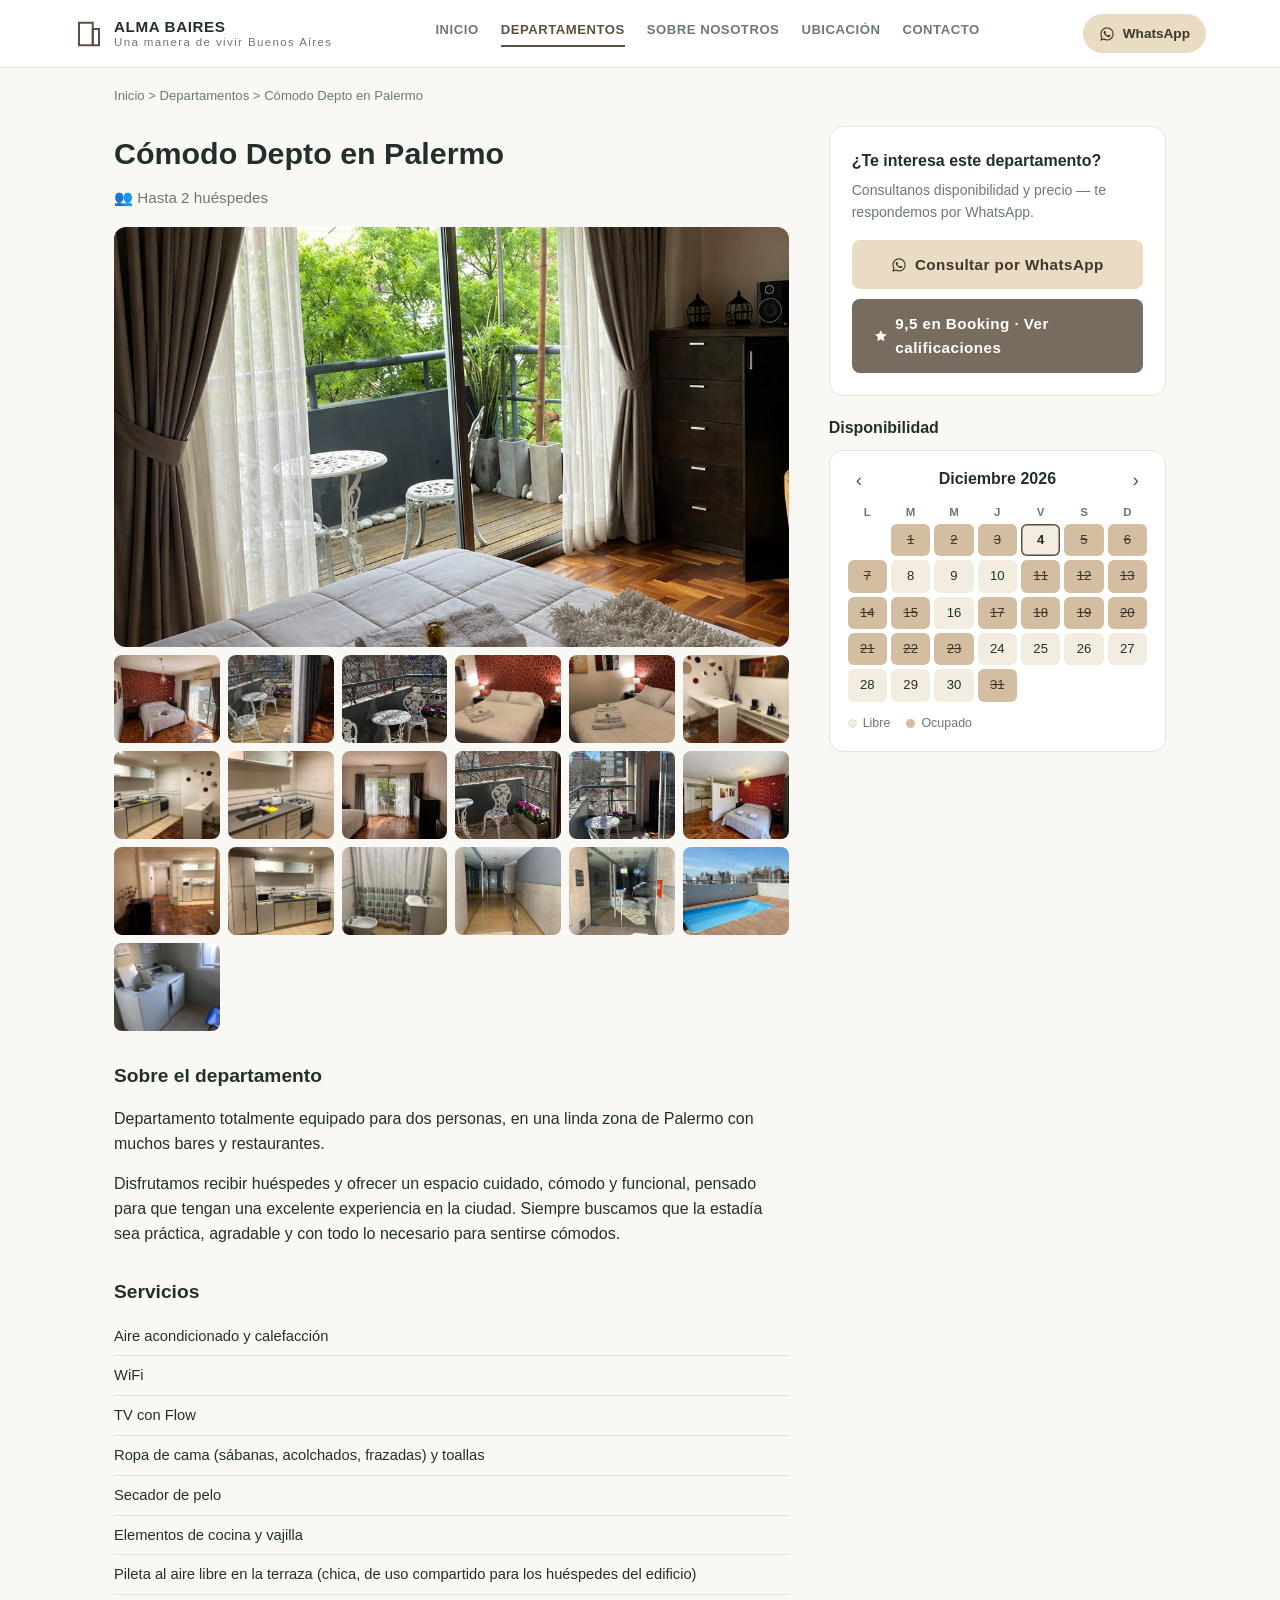
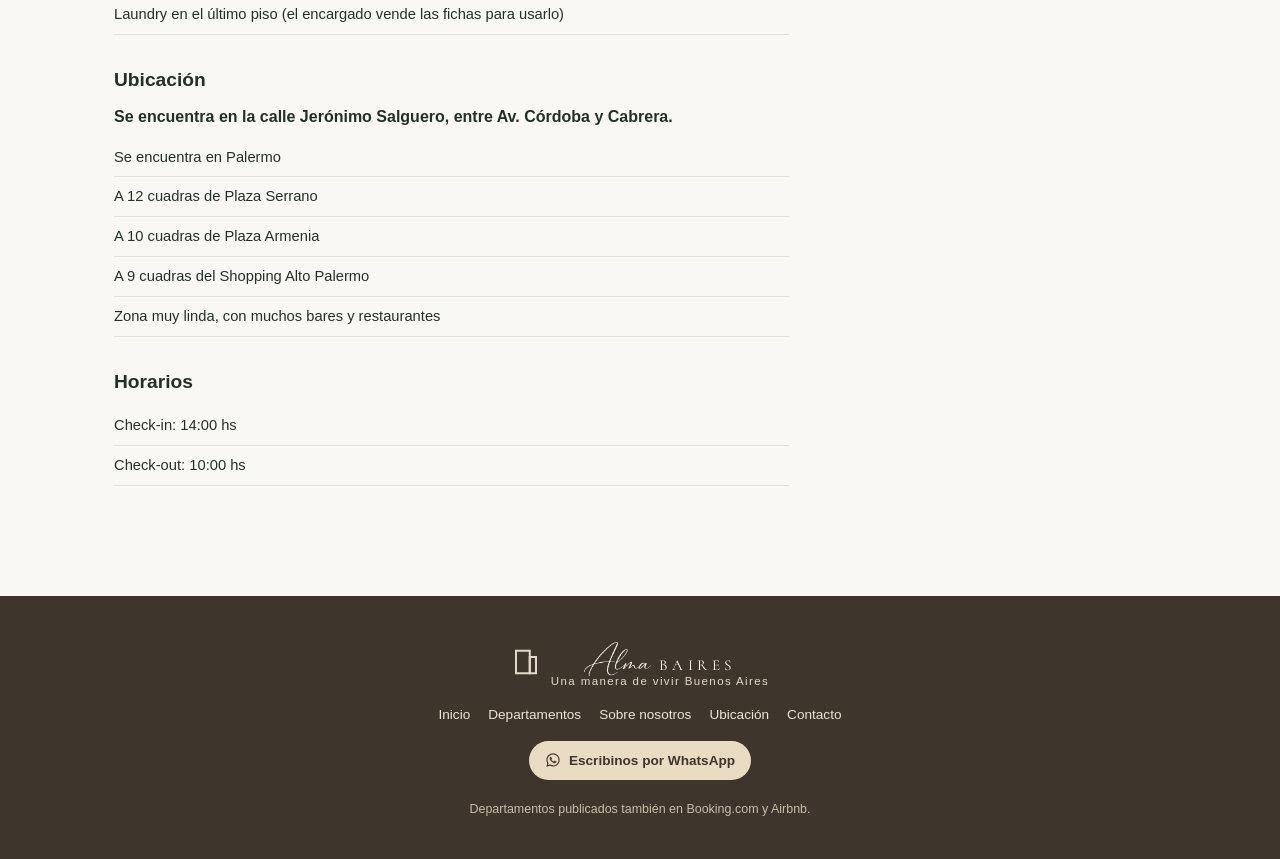
<file: depto-salguero.html>
<!DOCTYPE html>
<html lang="es">
<head>
<meta charset="UTF-8">
<meta name="viewport" content="width=device-width, initial-scale=1.0">
<title>Cómodo Depto en Palermo — ALMA BAIRES Una manera de vivir Buenos Aires</title>
<link rel="preconnect" href="https://fonts.googleapis.com">
<link rel="preconnect" href="https://fonts.gstatic.com" crossorigin>
<link href="https://fonts.googleapis.com/css2?family=Cormorant:wght@300;400;500&display=swap" rel="stylesheet">
<link rel="stylesheet" href="style.css">
<script src="availability.js"></script>
<script src="gallery.js" defer></script>
</head>
<body>

<header class="site-header">
  <div class="header-inner">
    <a href="index.html" class="brand">
      <span class="brand-icon"><svg width="30" height="30" viewBox="0 0 24 24" fill="none" stroke="currentColor" stroke-width="1.6"><rect x="4" y="3" width="11" height="18"/><rect x="15" y="8" width="5" height="13"/><line x1="7" y1="6" x2="7" y2="6.01"/><line x1="10" y1="6" x2="10" y2="6.01"/><line x1="7" y1="9" x2="7" y2="9.01"/><line x1="10" y1="9" x2="10" y2="9.01"/><line x1="7" y1="12" x2="7" y2="12.01"/><line x1="10" y1="12" x2="10" y2="12.01"/><line x1="7" y1="15" x2="7" y2="15.01"/><line x1="10" y1="15" x2="10" y2="15.01"/></svg></span>
      <span class="brand-text"><strong>ALMA BAIRES</strong><small>Una manera de vivir Buenos Aires</small></span>
    </a>
    <nav class="main-nav">
      <a href="index.html" class="">Inicio</a>
      <a href="departamentos.html" class="active">Departamentos</a>
      <a href="sobre-nosotros.html" class="">Sobre nosotros</a>
      <a href="ubicacion.html" class="">Ubicación</a>
      <a href="contacto.html" class="">Contacto</a>
    </nav>
    <a class="wa-pill" href="https://wa.me/5491123831149?text=Hola%21%20Quiero%20consultar%20disponibilidad%20de%20departamentos." target="_blank" rel="noopener"><svg width="16" height="16" viewBox="0 0 24 24" fill="currentColor"><path d="M12.04 2C6.58 2 2.13 6.45 2.13 11.91c0 1.75.46 3.39 1.26 4.81L2 22l5.42-1.42a9.9 9.9 0 0 0 4.62 1.15h.01c5.46 0 9.9-4.45 9.9-9.91C21.96 6.45 17.5 2 12.04 2m0 18.06h-.01a8.2 8.2 0 0 1-4.18-1.14l-.3-.18-3.12.82.84-3.04-.2-.31a8.2 8.2 0 0 1-1.26-4.3c0-4.54 3.7-8.24 8.25-8.24 2.2 0 4.27.86 5.83 2.42a8.18 8.18 0 0 1 2.41 5.83c0 4.55-3.7 8.24-8.26 8.24m4.52-6.17c-.25-.12-1.47-.72-1.7-.81-.23-.08-.4-.12-.56.13-.17.25-.64.81-.79.97-.14.17-.29.19-.54.06-.25-.12-1.04-.38-1.99-1.22-.73-.66-1.23-1.46-1.37-1.71-.14-.25-.02-.38.11-.51.11-.11.25-.29.37-.43.12-.14.16-.25.25-.41.08-.17.04-.31-.02-.44-.06-.12-.56-1.36-.77-1.86-.2-.48-.41-.42-.56-.42-.14 0-.31-.02-.48-.02s-.44.06-.67.31c-.23.25-.87.86-.87 2.09s.9 2.42 1.02 2.59c.12.17 1.76 2.7 4.27 3.78.6.26 1.06.41 1.43.53.6.19 1.14.16 1.57.1.48-.07 1.47-.6 1.68-1.18.21-.58.21-1.08.14-1.18-.06-.11-.23-.17-.48-.29"/></svg> WhatsApp</a>
  </div>
</header>

<main class="site-main">

<div class="breadcrumb">
  <a href="index.html">Inicio</a> &gt; <a href="departamentos.html">Departamentos</a> &gt; Cómodo Depto en Palermo
</div>

<section class="depto-detail">
  <div class="depto-main">
    <h1>Cómodo Depto en Palermo</h1>
    <p class="meta-row">👥 Hasta 2 huéspedes</p>

    <div class="gallery-main" data-gallery-images='["images/salguero/main11.jpg", "images/salguero/01.jpg", "images/salguero/02.jpg", "images/salguero/03.jpg", "images/salguero/04.jpg", "images/salguero/05.jpg", "images/salguero/06.jpg", "images/salguero/07.jpg", "images/salguero/08.jpg", "images/salguero/09.jpg", "images/salguero/10.jpg", "images/salguero/11.jpg", "images/salguero/12.jpg", "images/salguero/13.jpg", "images/salguero/14.jpg", "images/salguero/15.jpg", "images/salguero/16.jpg", "images/salguero/17.jpg", "images/salguero/18.jpg", "images/salguero/19.jpg"]'>
      <a href="images/salguero/main11.jpg" class="gallery-main-link" data-index="0">
        <img class="gallery-big" src="images/salguero/main11.jpg" alt="Cómodo Depto en Palermo">
      </a>
      <div class="gallery-thumbs">
        <a href="images/salguero/01.jpg" class="gallery-thumb" data-index="1"><img src="images/salguero/01.jpg" alt="Cómodo Depto en Palermo - foto" loading="lazy"></a>
<a href="images/salguero/02.jpg" class="gallery-thumb" data-index="2"><img src="images/salguero/02.jpg" alt="Cómodo Depto en Palermo - foto" loading="lazy"></a>
<a href="images/salguero/03.jpg" class="gallery-thumb" data-index="3"><img src="images/salguero/03.jpg" alt="Cómodo Depto en Palermo - foto" loading="lazy"></a>
<a href="images/salguero/04.jpg" class="gallery-thumb" data-index="4"><img src="images/salguero/04.jpg" alt="Cómodo Depto en Palermo - foto" loading="lazy"></a>
<a href="images/salguero/05.jpg" class="gallery-thumb" data-index="5"><img src="images/salguero/05.jpg" alt="Cómodo Depto en Palermo - foto" loading="lazy"></a>
<a href="images/salguero/06.jpg" class="gallery-thumb" data-index="6"><img src="images/salguero/06.jpg" alt="Cómodo Depto en Palermo - foto" loading="lazy"></a>
<a href="images/salguero/07.jpg" class="gallery-thumb" data-index="7"><img src="images/salguero/07.jpg" alt="Cómodo Depto en Palermo - foto" loading="lazy"></a>
<a href="images/salguero/08.jpg" class="gallery-thumb" data-index="8"><img src="images/salguero/08.jpg" alt="Cómodo Depto en Palermo - foto" loading="lazy"></a>
<a href="images/salguero/09.jpg" class="gallery-thumb" data-index="9"><img src="images/salguero/09.jpg" alt="Cómodo Depto en Palermo - foto" loading="lazy"></a>
<a href="images/salguero/10.jpg" class="gallery-thumb" data-index="10"><img src="images/salguero/10.jpg" alt="Cómodo Depto en Palermo - foto" loading="lazy"></a>
<a href="images/salguero/11.jpg" class="gallery-thumb" data-index="11"><img src="images/salguero/11.jpg" alt="Cómodo Depto en Palermo - foto" loading="lazy"></a>
<a href="images/salguero/12.jpg" class="gallery-thumb" data-index="12"><img src="images/salguero/12.jpg" alt="Cómodo Depto en Palermo - foto" loading="lazy"></a>
<a href="images/salguero/13.jpg" class="gallery-thumb" data-index="13"><img src="images/salguero/13.jpg" alt="Cómodo Depto en Palermo - foto" loading="lazy"></a>
<a href="images/salguero/14.jpg" class="gallery-thumb" data-index="14"><img src="images/salguero/14.jpg" alt="Cómodo Depto en Palermo - foto" loading="lazy"></a>
<a href="images/salguero/15.jpg" class="gallery-thumb" data-index="15"><img src="images/salguero/15.jpg" alt="Cómodo Depto en Palermo - foto" loading="lazy"></a>
<a href="images/salguero/16.jpg" class="gallery-thumb" data-index="16"><img src="images/salguero/16.jpg" alt="Cómodo Depto en Palermo - foto" loading="lazy"></a>
<a href="images/salguero/17.jpg" class="gallery-thumb" data-index="17"><img src="images/salguero/17.jpg" alt="Cómodo Depto en Palermo - foto" loading="lazy"></a>
<a href="images/salguero/18.jpg" class="gallery-thumb" data-index="18"><img src="images/salguero/18.jpg" alt="Cómodo Depto en Palermo - foto" loading="lazy"></a>
<a href="images/salguero/19.jpg" class="gallery-thumb" data-index="19"><img src="images/salguero/19.jpg" alt="Cómodo Depto en Palermo - foto" loading="lazy"></a>
      </div>
    </div>

    <h2>Sobre el departamento</h2>
    <p>Departamento totalmente equipado para dos personas, en una linda zona de Palermo con muchos bares y restaurantes.</p>
    <p>Disfrutamos recibir huéspedes y ofrecer un espacio cuidado, cómodo y funcional, pensado para que tengan una excelente experiencia en la ciudad. Siempre buscamos que la estadía sea práctica, agradable y con todo lo necesario para sentirse cómodos.</p>
    
    <h2>Servicios</h2>
    <ul class="info-list amenities-list">
      <li>Aire acondicionado y calefacción</li>
<li>WiFi</li>
<li>TV con Flow</li>
<li>Ropa de cama (sábanas, acolchados, frazadas) y toallas</li>
<li>Secador de pelo</li>
<li>Elementos de cocina y vajilla</li>
<li>Pileta al aire libre en la terraza (chica, de uso compartido para los huéspedes del edificio)</li>
<li>Laundry en el último piso (el encargado vende las fichas para usarlo)</li>
    </ul>
    
    <h2>Ubicación</h2>
    <p class="direccion">Se encuentra en la calle Jerónimo Salguero, entre Av. Córdoba y Cabrera.</p>
    
    <ul class="info-list"><li>Se encuentra en Palermo</li>
<li>A 12 cuadras de Plaza Serrano</li>
<li>A 10 cuadras de Plaza Armenia</li>
<li>A 9 cuadras del Shopping Alto Palermo</li>
<li>Zona muy linda, con muchos bares y restaurantes</li></ul>

    <h2>Horarios</h2>
    <ul class="info-list">
      <li>Check-in: 14:00 hs</li>
      <li>Check-out: 10:00 hs</li>
      
    </ul>
  </div>

  <aside class="depto-sidebar">
    <div class="sidebar-card">
      <p class="sidebar-title">¿Te interesa este departamento?</p>
      <p class="muted">Consultanos disponibilidad y precio — te respondemos por WhatsApp.</p>
      <a class="btn btn-primary btn-block" href="https://wa.me/5491123831149?text=Hola%21%20Quiero%20consultar%20disponibilidad%20para%20el%20departamento%20C%C3%B3modo%20Depto%20en%20Palermo." target="_blank" rel="noopener"><svg width="16" height="16" viewBox="0 0 24 24" fill="currentColor"><path d="M12.04 2C6.58 2 2.13 6.45 2.13 11.91c0 1.75.46 3.39 1.26 4.81L2 22l5.42-1.42a9.9 9.9 0 0 0 4.62 1.15h.01c5.46 0 9.9-4.45 9.9-9.91C21.96 6.45 17.5 2 12.04 2m0 18.06h-.01a8.2 8.2 0 0 1-4.18-1.14l-.3-.18-3.12.82.84-3.04-.2-.31a8.2 8.2 0 0 1-1.26-4.3c0-4.54 3.7-8.24 8.25-8.24 2.2 0 4.27.86 5.83 2.42a8.18 8.18 0 0 1 2.41 5.83c0 4.55-3.7 8.24-8.26 8.24m4.52-6.17c-.25-.12-1.47-.72-1.7-.81-.23-.08-.4-.12-.56.13-.17.25-.64.81-.79.97-.14.17-.29.19-.54.06-.25-.12-1.04-.38-1.99-1.22-.73-.66-1.23-1.46-1.37-1.71-.14-.25-.02-.38.11-.51.11-.11.25-.29.37-.43.12-.14.16-.25.25-.41.08-.17.04-.31-.02-.44-.06-.12-.56-1.36-.77-1.86-.2-.48-.41-.42-.56-.42-.14 0-.31-.02-.48-.02s-.44.06-.67.31c-.23.25-.87.86-.87 2.09s.9 2.42 1.02 2.59c.12.17 1.76 2.7 4.27 3.78.6.26 1.06.41 1.43.53.6.19 1.14.16 1.57.1.48-.07 1.47-.6 1.68-1.18.21-.58.21-1.08.14-1.18-.06-.11-.23-.17-.48-.29"/></svg> Consultar por WhatsApp</a>
      <a class="btn btn-tostado btn-block" style="margin-top:10px" href="https://www.booking.com/hotel/ar/palermo-espectacular.es.html" target="_blank" rel="noopener"><svg width="16" height="16" viewBox="0 0 24 24" fill="currentColor"><path d="M12 2l3.09 6.26L22 9.27l-5 4.87 1.18 6.88L12 17.77l-6.18 3.25L7 14.14 2 9.27l6.91-1.01L12 2z"/></svg> 9,5 en Booking · Ver calificaciones</a>
    </div>

    <div class="calendar-block">
      <p class="sidebar-title">Disponibilidad</p>
      <p class="badge-note" id="cal-fuente" style="display:none;"></p>
      <div class="calendar" id="calendario">
        <div class="calendar-head">
          <button type="button" id="cal-prev" aria-label="Mes anterior">‹</button>
          <span id="cal-title"></span>
          <button type="button" id="cal-next" aria-label="Mes siguiente">›</button>
        </div>
        <div class="calendar-weekdays">
          <span>L</span><span>M</span><span>M</span><span>J</span><span>V</span><span>S</span><span>D</span>
        </div>
        <div class="calendar-grid" id="cal-grid"></div>
        <div class="calendar-legend">
          <span class="legend-item"><i class="dot dot-free"></i> Libre</span>
          <span class="legend-item"><i class="dot dot-blocked"></i> Ocupado</span>
        </div>
      </div>
    </div>
  </aside>
</section>

<script>initCalendario('salguero');</script>

</main>

<footer class="site-footer">
  <div class="footer-inner">
    <div class="brand footer-brand">
      <span class="brand-icon"><svg width="30" height="30" viewBox="0 0 24 24" fill="none" stroke="currentColor" stroke-width="1.6"><rect x="4" y="3" width="11" height="18"/><rect x="15" y="8" width="5" height="13"/><line x1="7" y1="6" x2="7" y2="6.01"/><line x1="10" y1="6" x2="10" y2="6.01"/><line x1="7" y1="9" x2="7" y2="9.01"/><line x1="10" y1="9" x2="10" y2="9.01"/><line x1="7" y1="12" x2="7" y2="12.01"/><line x1="10" y1="12" x2="10" y2="12.01"/><line x1="7" y1="15" x2="7" y2="15.01"/><line x1="10" y1="15" x2="10" y2="15.01"/></svg></span>
      <span class="brand-text">
        <span class="footer-brand-name">
          <img class="footer-brand-alma" src="images/logo/alma-script-white.png" alt="Alma">
          <span class="brand-spaced">BAIRES</span>
        </span>
        <small>Una manera de vivir Buenos Aires</small>
      </span>
    </div>
    <nav class="footer-nav">
      <a href="index.html">Inicio</a>
      <a href="departamentos.html">Departamentos</a>
      <a href="sobre-nosotros.html">Sobre nosotros</a>
      <a href="ubicacion.html">Ubicación</a>
      <a href="contacto.html">Contacto</a>
    </nav>
    <a class="wa-pill" href="https://wa.me/5491123831149?text=Hola%21%20Quiero%20consultar%20disponibilidad%20de%20departamentos." target="_blank" rel="noopener"><svg width="16" height="16" viewBox="0 0 24 24" fill="currentColor"><path d="M12.04 2C6.58 2 2.13 6.45 2.13 11.91c0 1.75.46 3.39 1.26 4.81L2 22l5.42-1.42a9.9 9.9 0 0 0 4.62 1.15h.01c5.46 0 9.9-4.45 9.9-9.91C21.96 6.45 17.5 2 12.04 2m0 18.06h-.01a8.2 8.2 0 0 1-4.18-1.14l-.3-.18-3.12.82.84-3.04-.2-.31a8.2 8.2 0 0 1-1.26-4.3c0-4.54 3.7-8.24 8.25-8.24 2.2 0 4.27.86 5.83 2.42a8.18 8.18 0 0 1 2.41 5.83c0 4.55-3.7 8.24-8.26 8.24m4.52-6.17c-.25-.12-1.47-.72-1.7-.81-.23-.08-.4-.12-.56.13-.17.25-.64.81-.79.97-.14.17-.29.19-.54.06-.25-.12-1.04-.38-1.99-1.22-.73-.66-1.23-1.46-1.37-1.71-.14-.25-.02-.38.11-.51.11-.11.25-.29.37-.43.12-.14.16-.25.25-.41.08-.17.04-.31-.02-.44-.06-.12-.56-1.36-.77-1.86-.2-.48-.41-.42-.56-.42-.14 0-.31-.02-.48-.02s-.44.06-.67.31c-.23.25-.87.86-.87 2.09s.9 2.42 1.02 2.59c.12.17 1.76 2.7 4.27 3.78.6.26 1.06.41 1.43.53.6.19 1.14.16 1.57.1.48-.07 1.47-.6 1.68-1.18.21-.58.21-1.08.14-1.18-.06-.11-.23-.17-.48-.29"/></svg> Escribinos por WhatsApp</a>
    <p class="footer-note">Departamentos publicados también en Booking.com y Airbnb.</p>
  </div>
</footer>

</body>
</html>
</file>
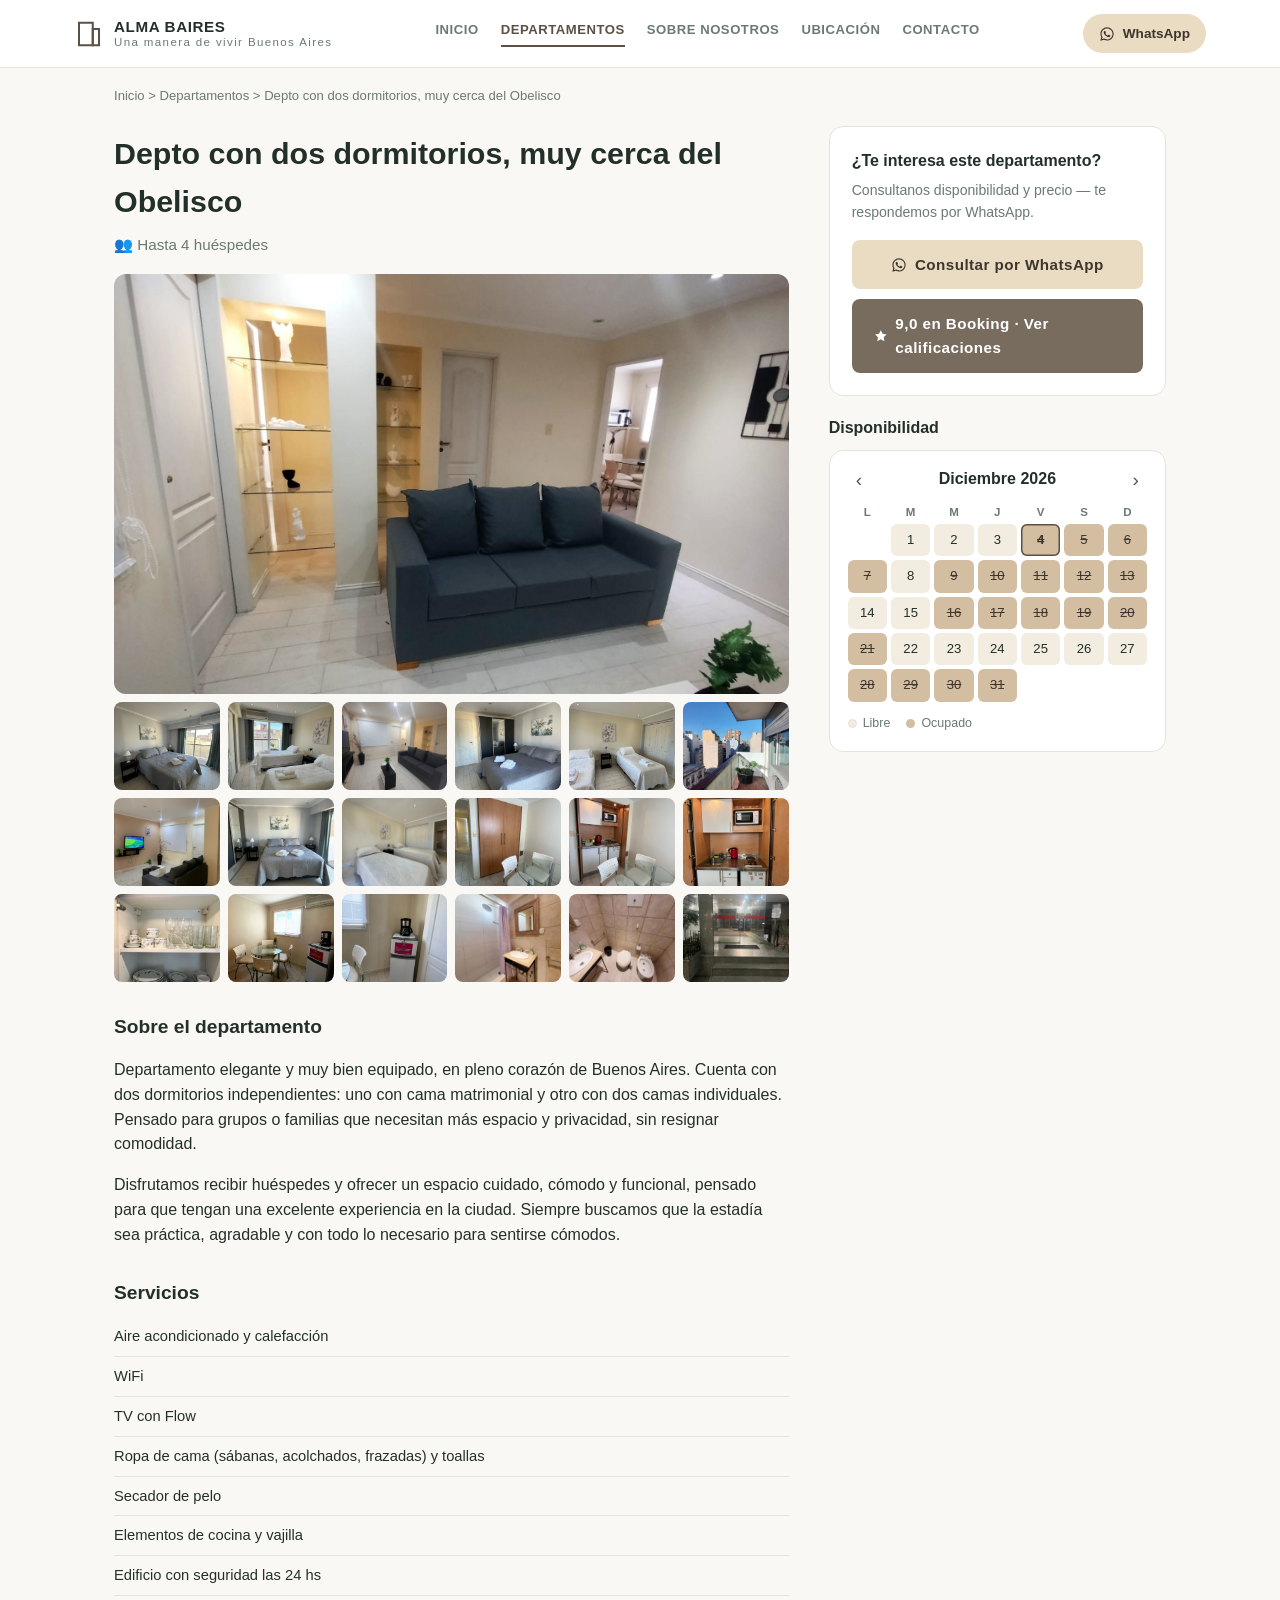
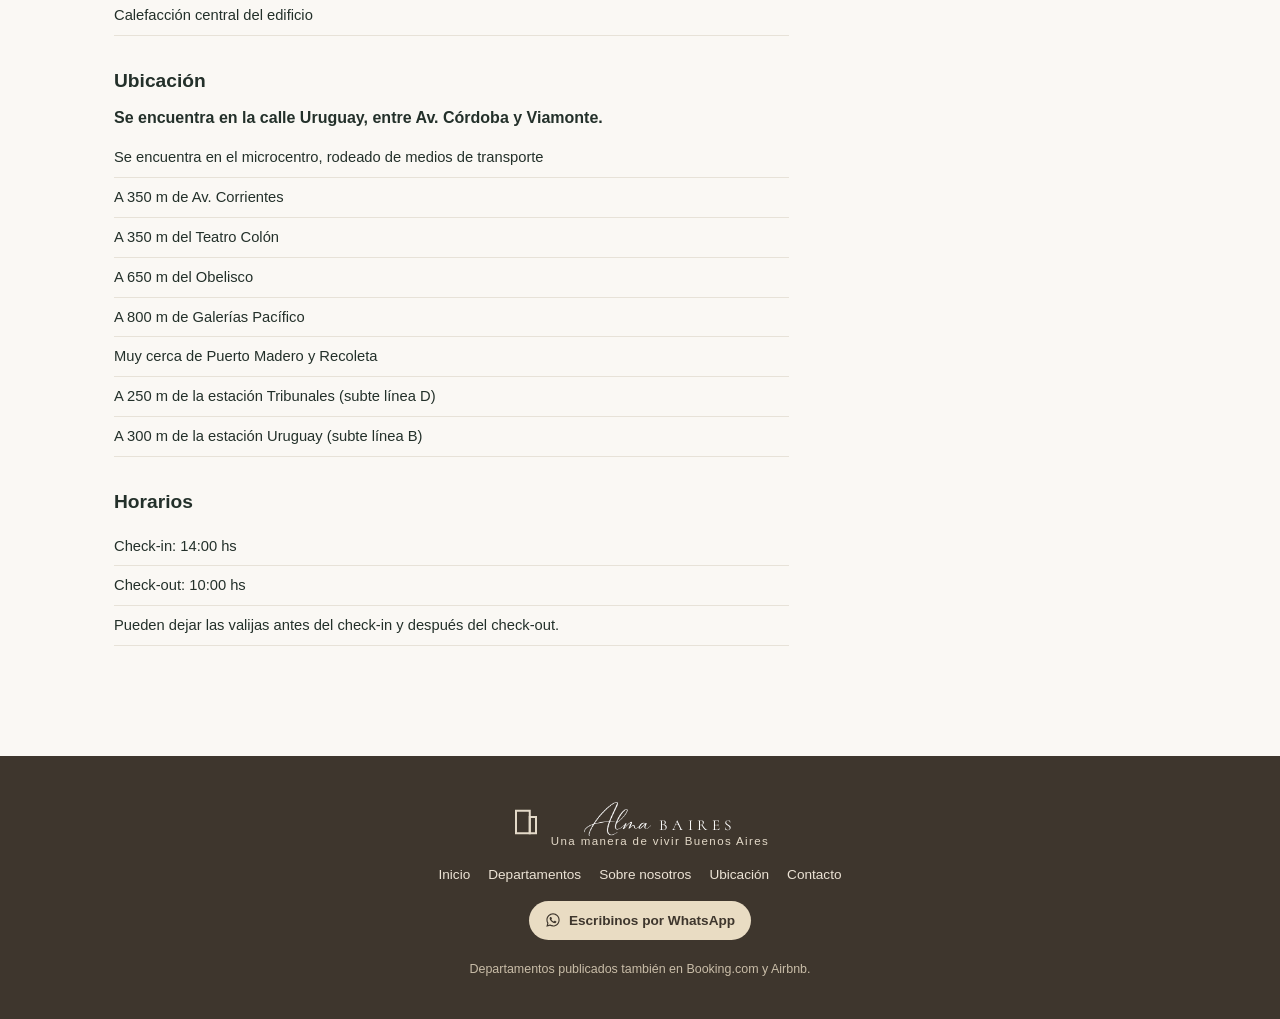
<file: depto-uruguay.html>
<!DOCTYPE html>
<html lang="es">
<head>
<meta charset="UTF-8">
<meta name="viewport" content="width=device-width, initial-scale=1.0">
<title>Depto con dos dormitorios, muy cerca del Obelisco — ALMA BAIRES Una manera de vivir Buenos Aires</title>
<link rel="preconnect" href="https://fonts.googleapis.com">
<link rel="preconnect" href="https://fonts.gstatic.com" crossorigin>
<link href="https://fonts.googleapis.com/css2?family=Cormorant:wght@300;400;500&display=swap" rel="stylesheet">
<link rel="stylesheet" href="style.css">
<script src="availability.js"></script>
<script src="gallery.js" defer></script>
</head>
<body>

<header class="site-header">
  <div class="header-inner">
    <a href="index.html" class="brand">
      <span class="brand-icon"><svg width="30" height="30" viewBox="0 0 24 24" fill="none" stroke="currentColor" stroke-width="1.6"><rect x="4" y="3" width="11" height="18"/><rect x="15" y="8" width="5" height="13"/><line x1="7" y1="6" x2="7" y2="6.01"/><line x1="10" y1="6" x2="10" y2="6.01"/><line x1="7" y1="9" x2="7" y2="9.01"/><line x1="10" y1="9" x2="10" y2="9.01"/><line x1="7" y1="12" x2="7" y2="12.01"/><line x1="10" y1="12" x2="10" y2="12.01"/><line x1="7" y1="15" x2="7" y2="15.01"/><line x1="10" y1="15" x2="10" y2="15.01"/></svg></span>
      <span class="brand-text"><strong>ALMA BAIRES</strong><small>Una manera de vivir Buenos Aires</small></span>
    </a>
    <nav class="main-nav">
      <a href="index.html" class="">Inicio</a>
      <a href="departamentos.html" class="active">Departamentos</a>
      <a href="sobre-nosotros.html" class="">Sobre nosotros</a>
      <a href="ubicacion.html" class="">Ubicación</a>
      <a href="contacto.html" class="">Contacto</a>
    </nav>
    <a class="wa-pill" href="https://wa.me/5491123831149?text=Hola%21%20Quiero%20consultar%20disponibilidad%20de%20departamentos." target="_blank" rel="noopener"><svg width="16" height="16" viewBox="0 0 24 24" fill="currentColor"><path d="M12.04 2C6.58 2 2.13 6.45 2.13 11.91c0 1.75.46 3.39 1.26 4.81L2 22l5.42-1.42a9.9 9.9 0 0 0 4.62 1.15h.01c5.46 0 9.9-4.45 9.9-9.91C21.96 6.45 17.5 2 12.04 2m0 18.06h-.01a8.2 8.2 0 0 1-4.18-1.14l-.3-.18-3.12.82.84-3.04-.2-.31a8.2 8.2 0 0 1-1.26-4.3c0-4.54 3.7-8.24 8.25-8.24 2.2 0 4.27.86 5.83 2.42a8.18 8.18 0 0 1 2.41 5.83c0 4.55-3.7 8.24-8.26 8.24m4.52-6.17c-.25-.12-1.47-.72-1.7-.81-.23-.08-.4-.12-.56.13-.17.25-.64.81-.79.97-.14.17-.29.19-.54.06-.25-.12-1.04-.38-1.99-1.22-.73-.66-1.23-1.46-1.37-1.71-.14-.25-.02-.38.11-.51.11-.11.25-.29.37-.43.12-.14.16-.25.25-.41.08-.17.04-.31-.02-.44-.06-.12-.56-1.36-.77-1.86-.2-.48-.41-.42-.56-.42-.14 0-.31-.02-.48-.02s-.44.06-.67.31c-.23.25-.87.86-.87 2.09s.9 2.42 1.02 2.59c.12.17 1.76 2.7 4.27 3.78.6.26 1.06.41 1.43.53.6.19 1.14.16 1.57.1.48-.07 1.47-.6 1.68-1.18.21-.58.21-1.08.14-1.18-.06-.11-.23-.17-.48-.29"/></svg> WhatsApp</a>
  </div>
</header>

<main class="site-main">

<div class="breadcrumb">
  <a href="index.html">Inicio</a> &gt; <a href="departamentos.html">Departamentos</a> &gt; Depto con dos dormitorios, muy cerca del Obelisco
</div>

<section class="depto-detail">
  <div class="depto-main">
    <h1>Depto con dos dormitorios, muy cerca del Obelisco</h1>
    <p class="meta-row">👥 Hasta 4 huéspedes</p>

    <div class="gallery-main" data-gallery-images='["images/uruguay/01.jpg", "images/uruguay/02.jpg", "images/uruguay/03.jpg", "images/uruguay/04.jpg", "images/uruguay/05.jpg", "images/uruguay/06.jpg", "images/uruguay/07.jpg", "images/uruguay/08.jpg", "images/uruguay/09.jpg", "images/uruguay/10.jpg", "images/uruguay/11.jpg", "images/uruguay/12.jpg", "images/uruguay/13.jpg", "images/uruguay/14.jpg", "images/uruguay/15.jpg", "images/uruguay/16.jpg", "images/uruguay/17.jpg", "images/uruguay/18.jpg", "images/uruguay/19.jpg"]'>
      <a href="images/uruguay/01.jpg" class="gallery-main-link" data-index="0">
        <img class="gallery-big" src="images/uruguay/01.jpg" alt="Depto con dos dormitorios, muy cerca del Obelisco">
      </a>
      <div class="gallery-thumbs">
        <a href="images/uruguay/02.jpg" class="gallery-thumb" data-index="1"><img src="images/uruguay/02.jpg" alt="Depto con dos dormitorios, muy cerca del Obelisco - foto" loading="lazy"></a>
<a href="images/uruguay/03.jpg" class="gallery-thumb" data-index="2"><img src="images/uruguay/03.jpg" alt="Depto con dos dormitorios, muy cerca del Obelisco - foto" loading="lazy"></a>
<a href="images/uruguay/04.jpg" class="gallery-thumb" data-index="3"><img src="images/uruguay/04.jpg" alt="Depto con dos dormitorios, muy cerca del Obelisco - foto" loading="lazy"></a>
<a href="images/uruguay/05.jpg" class="gallery-thumb" data-index="4"><img src="images/uruguay/05.jpg" alt="Depto con dos dormitorios, muy cerca del Obelisco - foto" loading="lazy"></a>
<a href="images/uruguay/06.jpg" class="gallery-thumb" data-index="5"><img src="images/uruguay/06.jpg" alt="Depto con dos dormitorios, muy cerca del Obelisco - foto" loading="lazy"></a>
<a href="images/uruguay/07.jpg" class="gallery-thumb" data-index="6"><img src="images/uruguay/07.jpg" alt="Depto con dos dormitorios, muy cerca del Obelisco - foto" loading="lazy"></a>
<a href="images/uruguay/08.jpg" class="gallery-thumb" data-index="7"><img src="images/uruguay/08.jpg" alt="Depto con dos dormitorios, muy cerca del Obelisco - foto" loading="lazy"></a>
<a href="images/uruguay/09.jpg" class="gallery-thumb" data-index="8"><img src="images/uruguay/09.jpg" alt="Depto con dos dormitorios, muy cerca del Obelisco - foto" loading="lazy"></a>
<a href="images/uruguay/10.jpg" class="gallery-thumb" data-index="9"><img src="images/uruguay/10.jpg" alt="Depto con dos dormitorios, muy cerca del Obelisco - foto" loading="lazy"></a>
<a href="images/uruguay/11.jpg" class="gallery-thumb" data-index="10"><img src="images/uruguay/11.jpg" alt="Depto con dos dormitorios, muy cerca del Obelisco - foto" loading="lazy"></a>
<a href="images/uruguay/12.jpg" class="gallery-thumb" data-index="11"><img src="images/uruguay/12.jpg" alt="Depto con dos dormitorios, muy cerca del Obelisco - foto" loading="lazy"></a>
<a href="images/uruguay/13.jpg" class="gallery-thumb" data-index="12"><img src="images/uruguay/13.jpg" alt="Depto con dos dormitorios, muy cerca del Obelisco - foto" loading="lazy"></a>
<a href="images/uruguay/14.jpg" class="gallery-thumb" data-index="13"><img src="images/uruguay/14.jpg" alt="Depto con dos dormitorios, muy cerca del Obelisco - foto" loading="lazy"></a>
<a href="images/uruguay/15.jpg" class="gallery-thumb" data-index="14"><img src="images/uruguay/15.jpg" alt="Depto con dos dormitorios, muy cerca del Obelisco - foto" loading="lazy"></a>
<a href="images/uruguay/16.jpg" class="gallery-thumb" data-index="15"><img src="images/uruguay/16.jpg" alt="Depto con dos dormitorios, muy cerca del Obelisco - foto" loading="lazy"></a>
<a href="images/uruguay/17.jpg" class="gallery-thumb" data-index="16"><img src="images/uruguay/17.jpg" alt="Depto con dos dormitorios, muy cerca del Obelisco - foto" loading="lazy"></a>
<a href="images/uruguay/18.jpg" class="gallery-thumb" data-index="17"><img src="images/uruguay/18.jpg" alt="Depto con dos dormitorios, muy cerca del Obelisco - foto" loading="lazy"></a>
<a href="images/uruguay/19.jpg" class="gallery-thumb" data-index="18"><img src="images/uruguay/19.jpg" alt="Depto con dos dormitorios, muy cerca del Obelisco - foto" loading="lazy"></a>
      </div>
    </div>

    <h2>Sobre el departamento</h2>
    <p>Departamento elegante y muy bien equipado, en pleno corazón de Buenos Aires. Cuenta con dos dormitorios independientes: uno con cama matrimonial y otro con dos camas individuales. Pensado para grupos o familias que necesitan más espacio y privacidad, sin resignar comodidad.</p>
    <p>Disfrutamos recibir huéspedes y ofrecer un espacio cuidado, cómodo y funcional, pensado para que tengan una excelente experiencia en la ciudad. Siempre buscamos que la estadía sea práctica, agradable y con todo lo necesario para sentirse cómodos.</p>
    
    <h2>Servicios</h2>
    <ul class="info-list amenities-list">
      <li>Aire acondicionado y calefacción</li>
<li>WiFi</li>
<li>TV con Flow</li>
<li>Ropa de cama (sábanas, acolchados, frazadas) y toallas</li>
<li>Secador de pelo</li>
<li>Elementos de cocina y vajilla</li>
<li>Edificio con seguridad las 24 hs</li>
<li>Calefacción central del edificio</li>
    </ul>
    
    <h2>Ubicación</h2>
    <p class="direccion">Se encuentra en la calle Uruguay, entre Av. Córdoba y Viamonte.</p>
    
    <ul class="info-list"><li>Se encuentra en el microcentro, rodeado de medios de transporte</li>
<li>A 350 m de Av. Corrientes</li>
<li>A 350 m del Teatro Colón</li>
<li>A 650 m del Obelisco</li>
<li>A 800 m de Galerías Pacífico</li>
<li>Muy cerca de Puerto Madero y Recoleta</li>
<li>A 250 m de la estación Tribunales (subte línea D)</li>
<li>A 300 m de la estación Uruguay (subte línea B)</li></ul>

    <h2>Horarios</h2>
    <ul class="info-list">
      <li>Check-in: 14:00 hs</li>
      <li>Check-out: 10:00 hs</li>
      <li>Pueden dejar las valijas antes del check-in y después del check-out.</li>
    </ul>
  </div>

  <aside class="depto-sidebar">
    <div class="sidebar-card">
      <p class="sidebar-title">¿Te interesa este departamento?</p>
      <p class="muted">Consultanos disponibilidad y precio — te respondemos por WhatsApp.</p>
      <a class="btn btn-primary btn-block" href="https://wa.me/5491123831149?text=Hola%21%20Quiero%20consultar%20disponibilidad%20para%20el%20departamento%20Depto%20con%20dos%20dormitorios%2C%20muy%20cerca%20del%20Obelisco." target="_blank" rel="noopener"><svg width="16" height="16" viewBox="0 0 24 24" fill="currentColor"><path d="M12.04 2C6.58 2 2.13 6.45 2.13 11.91c0 1.75.46 3.39 1.26 4.81L2 22l5.42-1.42a9.9 9.9 0 0 0 4.62 1.15h.01c5.46 0 9.9-4.45 9.9-9.91C21.96 6.45 17.5 2 12.04 2m0 18.06h-.01a8.2 8.2 0 0 1-4.18-1.14l-.3-.18-3.12.82.84-3.04-.2-.31a8.2 8.2 0 0 1-1.26-4.3c0-4.54 3.7-8.24 8.25-8.24 2.2 0 4.27.86 5.83 2.42a8.18 8.18 0 0 1 2.41 5.83c0 4.55-3.7 8.24-8.26 8.24m4.52-6.17c-.25-.12-1.47-.72-1.7-.81-.23-.08-.4-.12-.56.13-.17.25-.64.81-.79.97-.14.17-.29.19-.54.06-.25-.12-1.04-.38-1.99-1.22-.73-.66-1.23-1.46-1.37-1.71-.14-.25-.02-.38.11-.51.11-.11.25-.29.37-.43.12-.14.16-.25.25-.41.08-.17.04-.31-.02-.44-.06-.12-.56-1.36-.77-1.86-.2-.48-.41-.42-.56-.42-.14 0-.31-.02-.48-.02s-.44.06-.67.31c-.23.25-.87.86-.87 2.09s.9 2.42 1.02 2.59c.12.17 1.76 2.7 4.27 3.78.6.26 1.06.41 1.43.53.6.19 1.14.16 1.57.1.48-.07 1.47-.6 1.68-1.18.21-.58.21-1.08.14-1.18-.06-.11-.23-.17-.48-.29"/></svg> Consultar por WhatsApp</a>
      <a class="btn btn-tostado btn-block" style="margin-top:10px" href="https://www.booking.com/hotel/ar/excelente-depto-centrico-con-seguridad-las-24-hs.es.html" target="_blank" rel="noopener"><svg width="16" height="16" viewBox="0 0 24 24" fill="currentColor"><path d="M12 2l3.09 6.26L22 9.27l-5 4.87 1.18 6.88L12 17.77l-6.18 3.25L7 14.14 2 9.27l6.91-1.01L12 2z"/></svg> 9,0 en Booking · Ver calificaciones</a>
    </div>

    <div class="calendar-block">
      <p class="sidebar-title">Disponibilidad</p>
      <p class="badge-note" id="cal-fuente" style="display:none;"></p>
      <div class="calendar" id="calendario">
        <div class="calendar-head">
          <button type="button" id="cal-prev" aria-label="Mes anterior">‹</button>
          <span id="cal-title"></span>
          <button type="button" id="cal-next" aria-label="Mes siguiente">›</button>
        </div>
        <div class="calendar-weekdays">
          <span>L</span><span>M</span><span>M</span><span>J</span><span>V</span><span>S</span><span>D</span>
        </div>
        <div class="calendar-grid" id="cal-grid"></div>
        <div class="calendar-legend">
          <span class="legend-item"><i class="dot dot-free"></i> Libre</span>
          <span class="legend-item"><i class="dot dot-blocked"></i> Ocupado</span>
        </div>
      </div>
    </div>
  </aside>
</section>

<script>initCalendario('uruguay');</script>

</main>

<footer class="site-footer">
  <div class="footer-inner">
    <div class="brand footer-brand">
      <span class="brand-icon"><svg width="30" height="30" viewBox="0 0 24 24" fill="none" stroke="currentColor" stroke-width="1.6"><rect x="4" y="3" width="11" height="18"/><rect x="15" y="8" width="5" height="13"/><line x1="7" y1="6" x2="7" y2="6.01"/><line x1="10" y1="6" x2="10" y2="6.01"/><line x1="7" y1="9" x2="7" y2="9.01"/><line x1="10" y1="9" x2="10" y2="9.01"/><line x1="7" y1="12" x2="7" y2="12.01"/><line x1="10" y1="12" x2="10" y2="12.01"/><line x1="7" y1="15" x2="7" y2="15.01"/><line x1="10" y1="15" x2="10" y2="15.01"/></svg></span>
      <span class="brand-text">
        <span class="footer-brand-name">
          <img class="footer-brand-alma" src="images/logo/alma-script-white.png" alt="Alma">
          <span class="brand-spaced">BAIRES</span>
        </span>
        <small>Una manera de vivir Buenos Aires</small>
      </span>
    </div>
    <nav class="footer-nav">
      <a href="index.html">Inicio</a>
      <a href="departamentos.html">Departamentos</a>
      <a href="sobre-nosotros.html">Sobre nosotros</a>
      <a href="ubicacion.html">Ubicación</a>
      <a href="contacto.html">Contacto</a>
    </nav>
    <a class="wa-pill" href="https://wa.me/5491123831149?text=Hola%21%20Quiero%20consultar%20disponibilidad%20de%20departamentos." target="_blank" rel="noopener"><svg width="16" height="16" viewBox="0 0 24 24" fill="currentColor"><path d="M12.04 2C6.58 2 2.13 6.45 2.13 11.91c0 1.75.46 3.39 1.26 4.81L2 22l5.42-1.42a9.9 9.9 0 0 0 4.62 1.15h.01c5.46 0 9.9-4.45 9.9-9.91C21.96 6.45 17.5 2 12.04 2m0 18.06h-.01a8.2 8.2 0 0 1-4.18-1.14l-.3-.18-3.12.82.84-3.04-.2-.31a8.2 8.2 0 0 1-1.26-4.3c0-4.54 3.7-8.24 8.25-8.24 2.2 0 4.27.86 5.83 2.42a8.18 8.18 0 0 1 2.41 5.83c0 4.55-3.7 8.24-8.26 8.24m4.52-6.17c-.25-.12-1.47-.72-1.7-.81-.23-.08-.4-.12-.56.13-.17.25-.64.81-.79.97-.14.17-.29.19-.54.06-.25-.12-1.04-.38-1.99-1.22-.73-.66-1.23-1.46-1.37-1.71-.14-.25-.02-.38.11-.51.11-.11.25-.29.37-.43.12-.14.16-.25.25-.41.08-.17.04-.31-.02-.44-.06-.12-.56-1.36-.77-1.86-.2-.48-.41-.42-.56-.42-.14 0-.31-.02-.48-.02s-.44.06-.67.31c-.23.25-.87.86-.87 2.09s.9 2.42 1.02 2.59c.12.17 1.76 2.7 4.27 3.78.6.26 1.06.41 1.43.53.6.19 1.14.16 1.57.1.48-.07 1.47-.6 1.68-1.18.21-.58.21-1.08.14-1.18-.06-.11-.23-.17-.48-.29"/></svg> Escribinos por WhatsApp</a>
    <p class="footer-note">Departamentos publicados también en Booking.com y Airbnb.</p>
  </div>
</footer>

</body>
</html>
</file>
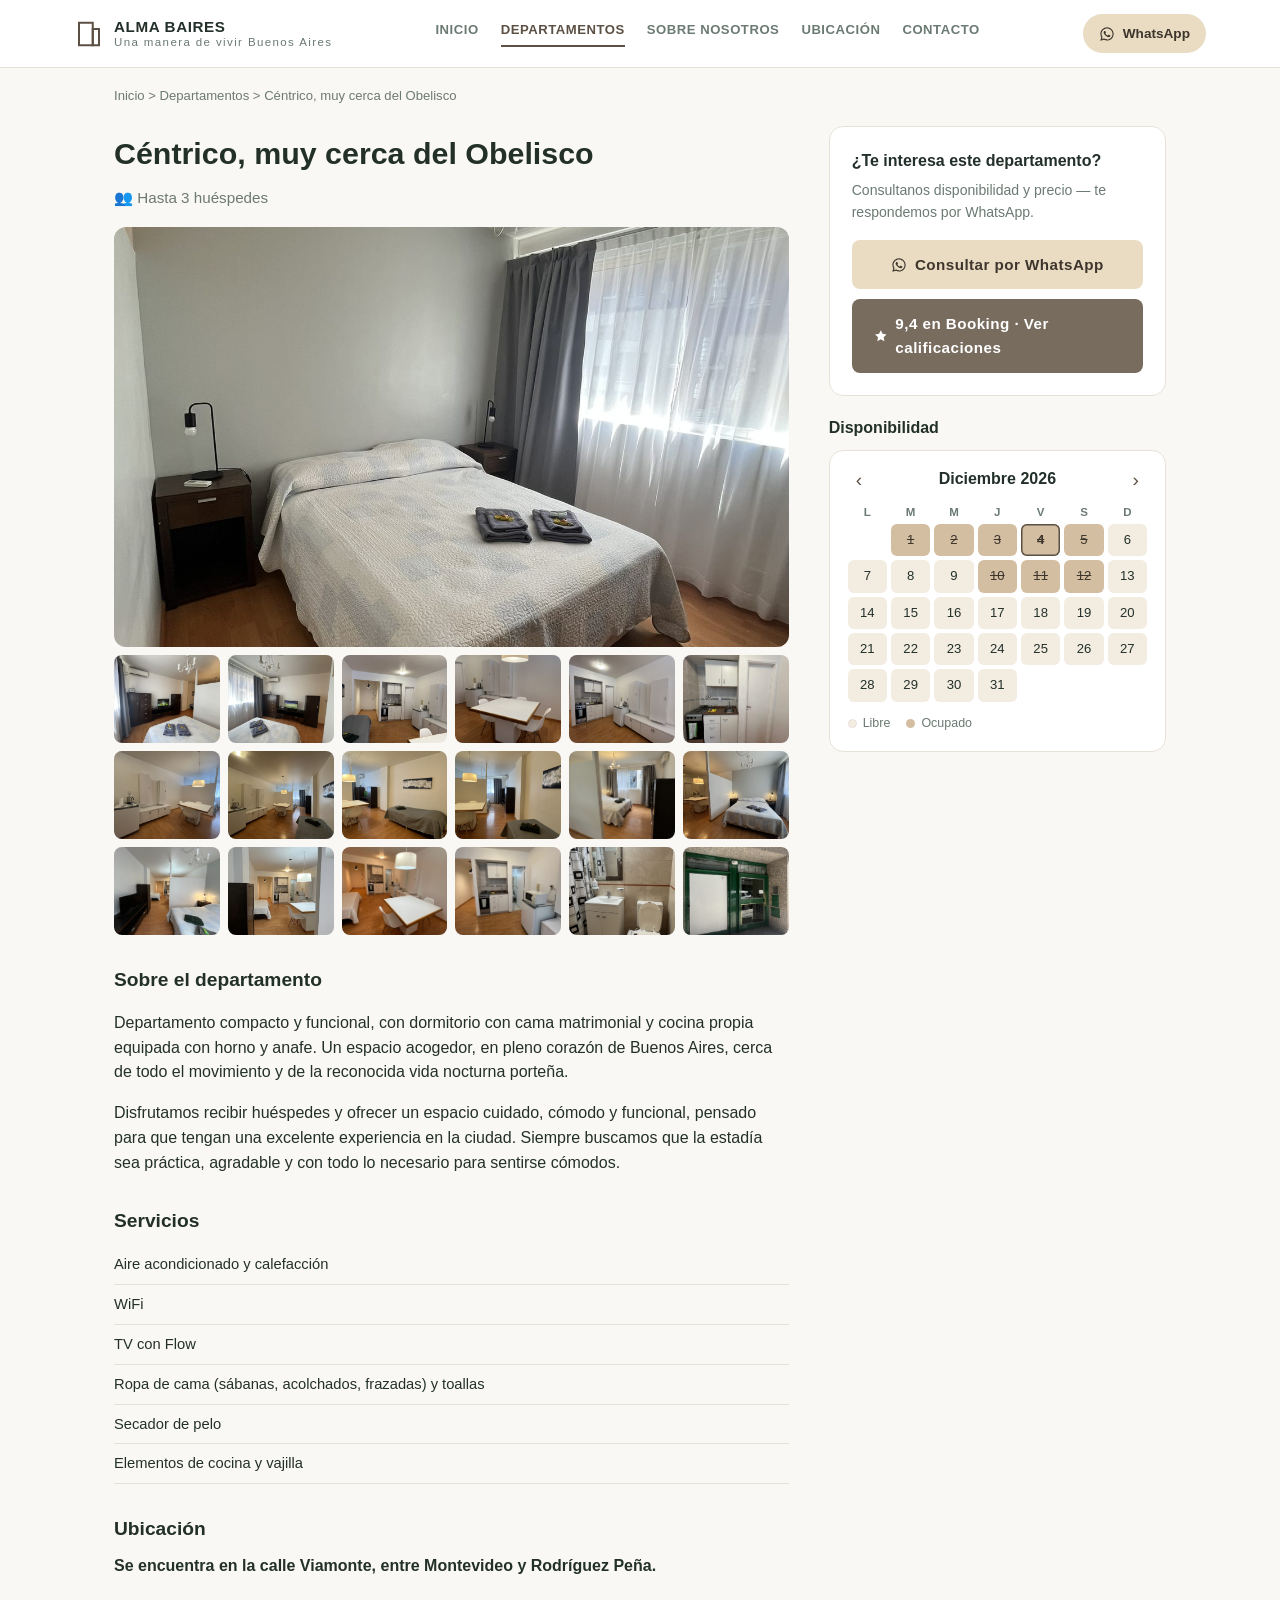
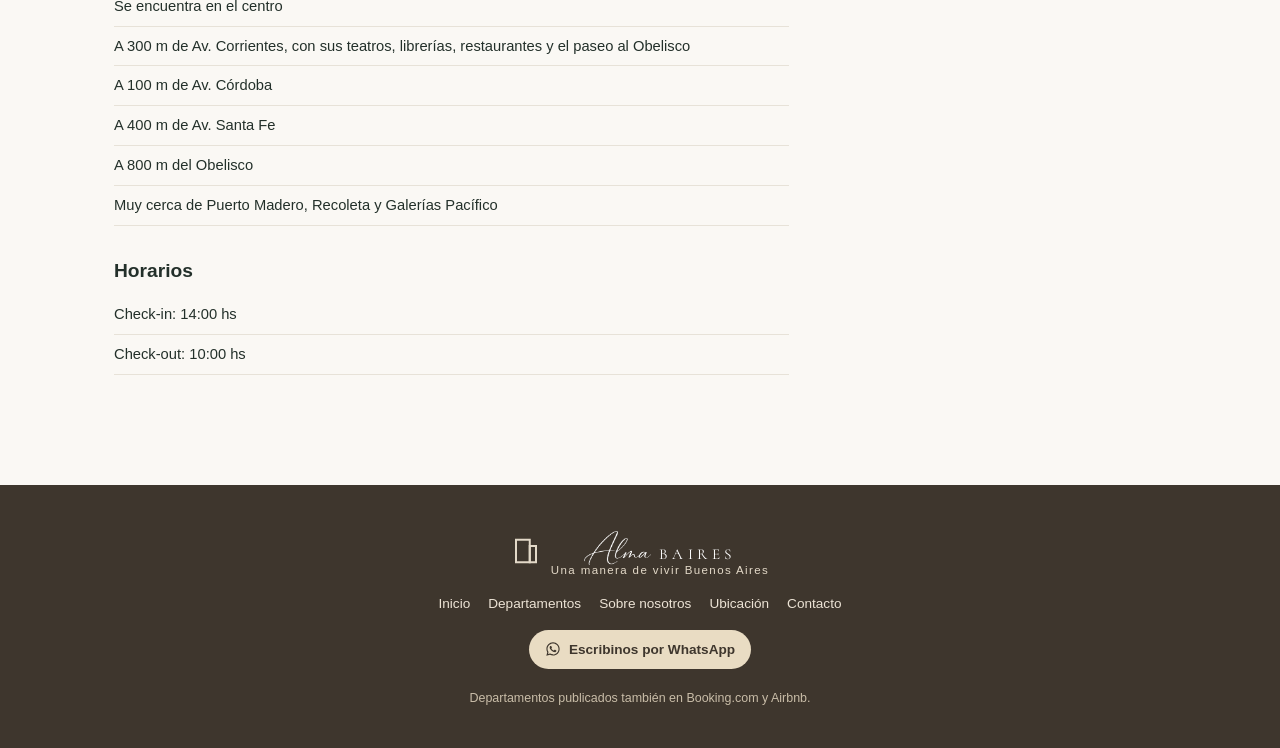
<file: depto-viamonte.html>
<!DOCTYPE html>
<html lang="es">
<head>
<meta charset="UTF-8">
<meta name="viewport" content="width=device-width, initial-scale=1.0">
<title>Céntrico, muy cerca del Obelisco — ALMA BAIRES Una manera de vivir Buenos Aires</title>
<link rel="preconnect" href="https://fonts.googleapis.com">
<link rel="preconnect" href="https://fonts.gstatic.com" crossorigin>
<link href="https://fonts.googleapis.com/css2?family=Cormorant:wght@300;400;500&display=swap" rel="stylesheet">
<link rel="stylesheet" href="style.css">
<script src="availability.js"></script>
<script src="gallery.js" defer></script>
</head>
<body>

<header class="site-header">
  <div class="header-inner">
    <a href="index.html" class="brand">
      <span class="brand-icon"><svg width="30" height="30" viewBox="0 0 24 24" fill="none" stroke="currentColor" stroke-width="1.6"><rect x="4" y="3" width="11" height="18"/><rect x="15" y="8" width="5" height="13"/><line x1="7" y1="6" x2="7" y2="6.01"/><line x1="10" y1="6" x2="10" y2="6.01"/><line x1="7" y1="9" x2="7" y2="9.01"/><line x1="10" y1="9" x2="10" y2="9.01"/><line x1="7" y1="12" x2="7" y2="12.01"/><line x1="10" y1="12" x2="10" y2="12.01"/><line x1="7" y1="15" x2="7" y2="15.01"/><line x1="10" y1="15" x2="10" y2="15.01"/></svg></span>
      <span class="brand-text"><strong>ALMA BAIRES</strong><small>Una manera de vivir Buenos Aires</small></span>
    </a>
    <nav class="main-nav">
      <a href="index.html" class="">Inicio</a>
      <a href="departamentos.html" class="active">Departamentos</a>
      <a href="sobre-nosotros.html" class="">Sobre nosotros</a>
      <a href="ubicacion.html" class="">Ubicación</a>
      <a href="contacto.html" class="">Contacto</a>
    </nav>
    <a class="wa-pill" href="https://wa.me/5491123831149?text=Hola%21%20Quiero%20consultar%20disponibilidad%20de%20departamentos." target="_blank" rel="noopener"><svg width="16" height="16" viewBox="0 0 24 24" fill="currentColor"><path d="M12.04 2C6.58 2 2.13 6.45 2.13 11.91c0 1.75.46 3.39 1.26 4.81L2 22l5.42-1.42a9.9 9.9 0 0 0 4.62 1.15h.01c5.46 0 9.9-4.45 9.9-9.91C21.96 6.45 17.5 2 12.04 2m0 18.06h-.01a8.2 8.2 0 0 1-4.18-1.14l-.3-.18-3.12.82.84-3.04-.2-.31a8.2 8.2 0 0 1-1.26-4.3c0-4.54 3.7-8.24 8.25-8.24 2.2 0 4.27.86 5.83 2.42a8.18 8.18 0 0 1 2.41 5.83c0 4.55-3.7 8.24-8.26 8.24m4.52-6.17c-.25-.12-1.47-.72-1.7-.81-.23-.08-.4-.12-.56.13-.17.25-.64.81-.79.97-.14.17-.29.19-.54.06-.25-.12-1.04-.38-1.99-1.22-.73-.66-1.23-1.46-1.37-1.71-.14-.25-.02-.38.11-.51.11-.11.25-.29.37-.43.12-.14.16-.25.25-.41.08-.17.04-.31-.02-.44-.06-.12-.56-1.36-.77-1.86-.2-.48-.41-.42-.56-.42-.14 0-.31-.02-.48-.02s-.44.06-.67.31c-.23.25-.87.86-.87 2.09s.9 2.42 1.02 2.59c.12.17 1.76 2.7 4.27 3.78.6.26 1.06.41 1.43.53.6.19 1.14.16 1.57.1.48-.07 1.47-.6 1.68-1.18.21-.58.21-1.08.14-1.18-.06-.11-.23-.17-.48-.29"/></svg> WhatsApp</a>
  </div>
</header>

<main class="site-main">

<div class="breadcrumb">
  <a href="index.html">Inicio</a> &gt; <a href="departamentos.html">Departamentos</a> &gt; Céntrico, muy cerca del Obelisco
</div>

<section class="depto-detail">
  <div class="depto-main">
    <h1>Céntrico, muy cerca del Obelisco</h1>
    <p class="meta-row">👥 Hasta 3 huéspedes</p>

    <div class="gallery-main" data-gallery-images='["images/viamonte/01.jpg", "images/viamonte/02.jpg", "images/viamonte/03.jpg", "images/viamonte/04.jpg", "images/viamonte/05.jpg", "images/viamonte/06.jpg", "images/viamonte/07.jpg", "images/viamonte/08.jpg", "images/viamonte/09.jpg", "images/viamonte/10.jpg", "images/viamonte/11.jpg", "images/viamonte/12.jpg", "images/viamonte/13.jpg", "images/viamonte/14.jpg", "images/viamonte/15.jpg", "images/viamonte/16.jpg", "images/viamonte/17.jpg", "images/viamonte/18.jpg", "images/viamonte/19.jpg"]'>
      <a href="images/viamonte/01.jpg" class="gallery-main-link" data-index="0">
        <img class="gallery-big" src="images/viamonte/01.jpg" alt="Céntrico, muy cerca del Obelisco">
      </a>
      <div class="gallery-thumbs">
        <a href="images/viamonte/02.jpg" class="gallery-thumb" data-index="1"><img src="images/viamonte/02.jpg" alt="Céntrico, muy cerca del Obelisco - foto" loading="lazy"></a>
<a href="images/viamonte/03.jpg" class="gallery-thumb" data-index="2"><img src="images/viamonte/03.jpg" alt="Céntrico, muy cerca del Obelisco - foto" loading="lazy"></a>
<a href="images/viamonte/04.jpg" class="gallery-thumb" data-index="3"><img src="images/viamonte/04.jpg" alt="Céntrico, muy cerca del Obelisco - foto" loading="lazy"></a>
<a href="images/viamonte/05.jpg" class="gallery-thumb" data-index="4"><img src="images/viamonte/05.jpg" alt="Céntrico, muy cerca del Obelisco - foto" loading="lazy"></a>
<a href="images/viamonte/06.jpg" class="gallery-thumb" data-index="5"><img src="images/viamonte/06.jpg" alt="Céntrico, muy cerca del Obelisco - foto" loading="lazy"></a>
<a href="images/viamonte/07.jpg" class="gallery-thumb" data-index="6"><img src="images/viamonte/07.jpg" alt="Céntrico, muy cerca del Obelisco - foto" loading="lazy"></a>
<a href="images/viamonte/08.jpg" class="gallery-thumb" data-index="7"><img src="images/viamonte/08.jpg" alt="Céntrico, muy cerca del Obelisco - foto" loading="lazy"></a>
<a href="images/viamonte/09.jpg" class="gallery-thumb" data-index="8"><img src="images/viamonte/09.jpg" alt="Céntrico, muy cerca del Obelisco - foto" loading="lazy"></a>
<a href="images/viamonte/10.jpg" class="gallery-thumb" data-index="9"><img src="images/viamonte/10.jpg" alt="Céntrico, muy cerca del Obelisco - foto" loading="lazy"></a>
<a href="images/viamonte/11.jpg" class="gallery-thumb" data-index="10"><img src="images/viamonte/11.jpg" alt="Céntrico, muy cerca del Obelisco - foto" loading="lazy"></a>
<a href="images/viamonte/12.jpg" class="gallery-thumb" data-index="11"><img src="images/viamonte/12.jpg" alt="Céntrico, muy cerca del Obelisco - foto" loading="lazy"></a>
<a href="images/viamonte/13.jpg" class="gallery-thumb" data-index="12"><img src="images/viamonte/13.jpg" alt="Céntrico, muy cerca del Obelisco - foto" loading="lazy"></a>
<a href="images/viamonte/14.jpg" class="gallery-thumb" data-index="13"><img src="images/viamonte/14.jpg" alt="Céntrico, muy cerca del Obelisco - foto" loading="lazy"></a>
<a href="images/viamonte/15.jpg" class="gallery-thumb" data-index="14"><img src="images/viamonte/15.jpg" alt="Céntrico, muy cerca del Obelisco - foto" loading="lazy"></a>
<a href="images/viamonte/16.jpg" class="gallery-thumb" data-index="15"><img src="images/viamonte/16.jpg" alt="Céntrico, muy cerca del Obelisco - foto" loading="lazy"></a>
<a href="images/viamonte/17.jpg" class="gallery-thumb" data-index="16"><img src="images/viamonte/17.jpg" alt="Céntrico, muy cerca del Obelisco - foto" loading="lazy"></a>
<a href="images/viamonte/18.jpg" class="gallery-thumb" data-index="17"><img src="images/viamonte/18.jpg" alt="Céntrico, muy cerca del Obelisco - foto" loading="lazy"></a>
<a href="images/viamonte/19.jpg" class="gallery-thumb" data-index="18"><img src="images/viamonte/19.jpg" alt="Céntrico, muy cerca del Obelisco - foto" loading="lazy"></a>
      </div>
    </div>

    <h2>Sobre el departamento</h2>
    <p>Departamento compacto y funcional, con dormitorio con cama matrimonial y cocina propia equipada con horno y anafe. Un espacio acogedor, en pleno corazón de Buenos Aires, cerca de todo el movimiento y de la reconocida vida nocturna porteña.</p>
    <p>Disfrutamos recibir huéspedes y ofrecer un espacio cuidado, cómodo y funcional, pensado para que tengan una excelente experiencia en la ciudad. Siempre buscamos que la estadía sea práctica, agradable y con todo lo necesario para sentirse cómodos.</p>
    
    <h2>Servicios</h2>
    <ul class="info-list amenities-list">
      <li>Aire acondicionado y calefacción</li>
<li>WiFi</li>
<li>TV con Flow</li>
<li>Ropa de cama (sábanas, acolchados, frazadas) y toallas</li>
<li>Secador de pelo</li>
<li>Elementos de cocina y vajilla</li>
    </ul>
    
    <h2>Ubicación</h2>
    <p class="direccion">Se encuentra en la calle Viamonte, entre Montevideo y Rodríguez Peña.</p>
    
    <ul class="info-list"><li>Se encuentra en el centro</li>
<li>A 300 m de Av. Corrientes, con sus teatros, librerías, restaurantes y el paseo al Obelisco</li>
<li>A 100 m de Av. Córdoba</li>
<li>A 400 m de Av. Santa Fe</li>
<li>A 800 m del Obelisco</li>
<li>Muy cerca de Puerto Madero, Recoleta y Galerías Pacífico</li></ul>

    <h2>Horarios</h2>
    <ul class="info-list">
      <li>Check-in: 14:00 hs</li>
      <li>Check-out: 10:00 hs</li>
      
    </ul>
  </div>

  <aside class="depto-sidebar">
    <div class="sidebar-card">
      <p class="sidebar-title">¿Te interesa este departamento?</p>
      <p class="muted">Consultanos disponibilidad y precio — te respondemos por WhatsApp.</p>
      <a class="btn btn-primary btn-block" href="https://wa.me/5491123831149?text=Hola%21%20Quiero%20consultar%20disponibilidad%20para%20el%20departamento%20C%C3%A9ntrico%2C%20muy%20cerca%20del%20Obelisco." target="_blank" rel="noopener"><svg width="16" height="16" viewBox="0 0 24 24" fill="currentColor"><path d="M12.04 2C6.58 2 2.13 6.45 2.13 11.91c0 1.75.46 3.39 1.26 4.81L2 22l5.42-1.42a9.9 9.9 0 0 0 4.62 1.15h.01c5.46 0 9.9-4.45 9.9-9.91C21.96 6.45 17.5 2 12.04 2m0 18.06h-.01a8.2 8.2 0 0 1-4.18-1.14l-.3-.18-3.12.82.84-3.04-.2-.31a8.2 8.2 0 0 1-1.26-4.3c0-4.54 3.7-8.24 8.25-8.24 2.2 0 4.27.86 5.83 2.42a8.18 8.18 0 0 1 2.41 5.83c0 4.55-3.7 8.24-8.26 8.24m4.52-6.17c-.25-.12-1.47-.72-1.7-.81-.23-.08-.4-.12-.56.13-.17.25-.64.81-.79.97-.14.17-.29.19-.54.06-.25-.12-1.04-.38-1.99-1.22-.73-.66-1.23-1.46-1.37-1.71-.14-.25-.02-.38.11-.51.11-.11.25-.29.37-.43.12-.14.16-.25.25-.41.08-.17.04-.31-.02-.44-.06-.12-.56-1.36-.77-1.86-.2-.48-.41-.42-.56-.42-.14 0-.31-.02-.48-.02s-.44.06-.67.31c-.23.25-.87.86-.87 2.09s.9 2.42 1.02 2.59c.12.17 1.76 2.7 4.27 3.78.6.26 1.06.41 1.43.53.6.19 1.14.16 1.57.1.48-.07 1.47-.6 1.68-1.18.21-.58.21-1.08.14-1.18-.06-.11-.23-.17-.48-.29"/></svg> Consultar por WhatsApp</a>
      <a class="btn btn-tostado btn-block" style="margin-top:10px" href="https://www.booking.com/hotel/ar/monoambiente-en-el-microcentro-buenos-aires.es.html" target="_blank" rel="noopener"><svg width="16" height="16" viewBox="0 0 24 24" fill="currentColor"><path d="M12 2l3.09 6.26L22 9.27l-5 4.87 1.18 6.88L12 17.77l-6.18 3.25L7 14.14 2 9.27l6.91-1.01L12 2z"/></svg> 9,4 en Booking · Ver calificaciones</a>
    </div>

    <div class="calendar-block">
      <p class="sidebar-title">Disponibilidad</p>
      <p class="badge-note" id="cal-fuente" style="display:none;"></p>
      <div class="calendar" id="calendario">
        <div class="calendar-head">
          <button type="button" id="cal-prev" aria-label="Mes anterior">‹</button>
          <span id="cal-title"></span>
          <button type="button" id="cal-next" aria-label="Mes siguiente">›</button>
        </div>
        <div class="calendar-weekdays">
          <span>L</span><span>M</span><span>M</span><span>J</span><span>V</span><span>S</span><span>D</span>
        </div>
        <div class="calendar-grid" id="cal-grid"></div>
        <div class="calendar-legend">
          <span class="legend-item"><i class="dot dot-free"></i> Libre</span>
          <span class="legend-item"><i class="dot dot-blocked"></i> Ocupado</span>
        </div>
      </div>
    </div>
  </aside>
</section>

<script>initCalendario('viamonte');</script>

</main>

<footer class="site-footer">
  <div class="footer-inner">
    <div class="brand footer-brand">
      <span class="brand-icon"><svg width="30" height="30" viewBox="0 0 24 24" fill="none" stroke="currentColor" stroke-width="1.6"><rect x="4" y="3" width="11" height="18"/><rect x="15" y="8" width="5" height="13"/><line x1="7" y1="6" x2="7" y2="6.01"/><line x1="10" y1="6" x2="10" y2="6.01"/><line x1="7" y1="9" x2="7" y2="9.01"/><line x1="10" y1="9" x2="10" y2="9.01"/><line x1="7" y1="12" x2="7" y2="12.01"/><line x1="10" y1="12" x2="10" y2="12.01"/><line x1="7" y1="15" x2="7" y2="15.01"/><line x1="10" y1="15" x2="10" y2="15.01"/></svg></span>
      <span class="brand-text">
        <span class="footer-brand-name">
          <img class="footer-brand-alma" src="images/logo/alma-script-white.png" alt="Alma">
          <span class="brand-spaced">BAIRES</span>
        </span>
        <small>Una manera de vivir Buenos Aires</small>
      </span>
    </div>
    <nav class="footer-nav">
      <a href="index.html">Inicio</a>
      <a href="departamentos.html">Departamentos</a>
      <a href="sobre-nosotros.html">Sobre nosotros</a>
      <a href="ubicacion.html">Ubicación</a>
      <a href="contacto.html">Contacto</a>
    </nav>
    <a class="wa-pill" href="https://wa.me/5491123831149?text=Hola%21%20Quiero%20consultar%20disponibilidad%20de%20departamentos." target="_blank" rel="noopener"><svg width="16" height="16" viewBox="0 0 24 24" fill="currentColor"><path d="M12.04 2C6.58 2 2.13 6.45 2.13 11.91c0 1.75.46 3.39 1.26 4.81L2 22l5.42-1.42a9.9 9.9 0 0 0 4.62 1.15h.01c5.46 0 9.9-4.45 9.9-9.91C21.96 6.45 17.5 2 12.04 2m0 18.06h-.01a8.2 8.2 0 0 1-4.18-1.14l-.3-.18-3.12.82.84-3.04-.2-.31a8.2 8.2 0 0 1-1.26-4.3c0-4.54 3.7-8.24 8.25-8.24 2.2 0 4.27.86 5.83 2.42a8.18 8.18 0 0 1 2.41 5.83c0 4.55-3.7 8.24-8.26 8.24m4.52-6.17c-.25-.12-1.47-.72-1.7-.81-.23-.08-.4-.12-.56.13-.17.25-.64.81-.79.97-.14.17-.29.19-.54.06-.25-.12-1.04-.38-1.99-1.22-.73-.66-1.23-1.46-1.37-1.71-.14-.25-.02-.38.11-.51.11-.11.25-.29.37-.43.12-.14.16-.25.25-.41.08-.17.04-.31-.02-.44-.06-.12-.56-1.36-.77-1.86-.2-.48-.41-.42-.56-.42-.14 0-.31-.02-.48-.02s-.44.06-.67.31c-.23.25-.87.86-.87 2.09s.9 2.42 1.02 2.59c.12.17 1.76 2.7 4.27 3.78.6.26 1.06.41 1.43.53.6.19 1.14.16 1.57.1.48-.07 1.47-.6 1.68-1.18.21-.58.21-1.08.14-1.18-.06-.11-.23-.17-.48-.29"/></svg> Escribinos por WhatsApp</a>
    <p class="footer-note">Departamentos publicados también en Booking.com y Airbnb.</p>
  </div>
</footer>

</body>
</html>
</file>
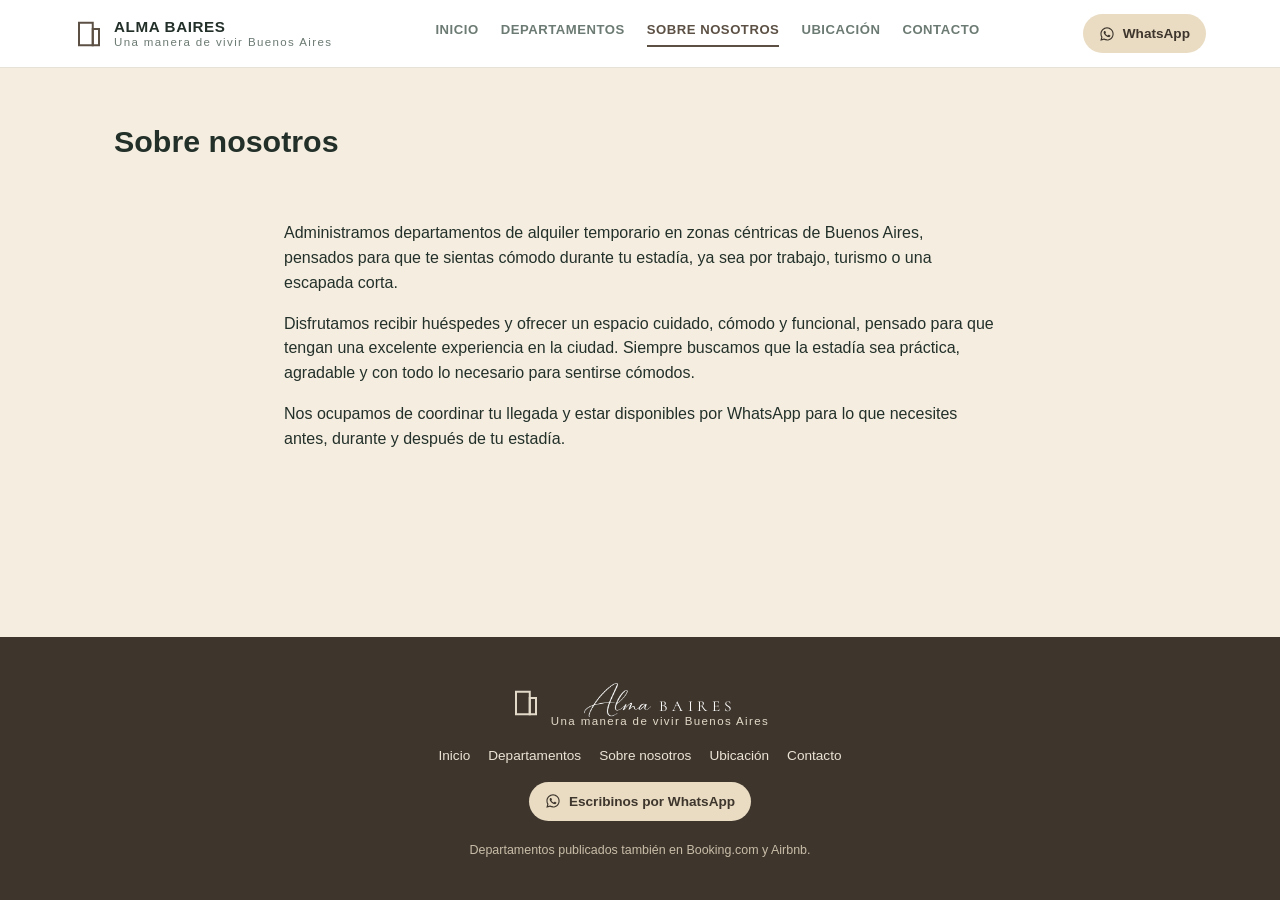
<file: sobre-nosotros.html>
<!DOCTYPE html>
<html lang="es">
<head>
<meta charset="UTF-8">
<meta name="viewport" content="width=device-width, initial-scale=1.0">
<title>Sobre nosotros — ALMA BAIRES Una manera de vivir Buenos Aires</title>
<link rel="preconnect" href="https://fonts.googleapis.com">
<link rel="preconnect" href="https://fonts.gstatic.com" crossorigin>
<link href="https://fonts.googleapis.com/css2?family=Cormorant:wght@300;400;500&display=swap" rel="stylesheet">
<link rel="stylesheet" href="style.css">
<script src="availability.js"></script>
<script src="gallery.js" defer></script>
</head>
<body class="info-page-beige info-page-fixed-height">

<header class="site-header">
  <div class="header-inner">
    <a href="index.html" class="brand">
      <span class="brand-icon"><svg width="30" height="30" viewBox="0 0 24 24" fill="none" stroke="currentColor" stroke-width="1.6"><rect x="4" y="3" width="11" height="18"/><rect x="15" y="8" width="5" height="13"/><line x1="7" y1="6" x2="7" y2="6.01"/><line x1="10" y1="6" x2="10" y2="6.01"/><line x1="7" y1="9" x2="7" y2="9.01"/><line x1="10" y1="9" x2="10" y2="9.01"/><line x1="7" y1="12" x2="7" y2="12.01"/><line x1="10" y1="12" x2="10" y2="12.01"/><line x1="7" y1="15" x2="7" y2="15.01"/><line x1="10" y1="15" x2="10" y2="15.01"/></svg></span>
      <span class="brand-text"><strong>ALMA BAIRES</strong><small>Una manera de vivir Buenos Aires</small></span>
    </a>
    <nav class="main-nav">
      <a href="index.html" class="">Inicio</a>
      <a href="departamentos.html" class="">Departamentos</a>
      <a href="sobre-nosotros.html" class="active">Sobre nosotros</a>
      <a href="ubicacion.html" class="">Ubicación</a>
      <a href="contacto.html" class="">Contacto</a>
    </nav>
    <a class="wa-pill" href="https://wa.me/5491123831149?text=Hola%21%20Quiero%20consultar%20disponibilidad%20de%20departamentos." target="_blank" rel="noopener"><svg width="16" height="16" viewBox="0 0 24 24" fill="currentColor"><path d="M12.04 2C6.58 2 2.13 6.45 2.13 11.91c0 1.75.46 3.39 1.26 4.81L2 22l5.42-1.42a9.9 9.9 0 0 0 4.62 1.15h.01c5.46 0 9.9-4.45 9.9-9.91C21.96 6.45 17.5 2 12.04 2m0 18.06h-.01a8.2 8.2 0 0 1-4.18-1.14l-.3-.18-3.12.82.84-3.04-.2-.31a8.2 8.2 0 0 1-1.26-4.3c0-4.54 3.7-8.24 8.25-8.24 2.2 0 4.27.86 5.83 2.42a8.18 8.18 0 0 1 2.41 5.83c0 4.55-3.7 8.24-8.26 8.24m4.52-6.17c-.25-.12-1.47-.72-1.7-.81-.23-.08-.4-.12-.56.13-.17.25-.64.81-.79.97-.14.17-.29.19-.54.06-.25-.12-1.04-.38-1.99-1.22-.73-.66-1.23-1.46-1.37-1.71-.14-.25-.02-.38.11-.51.11-.11.25-.29.37-.43.12-.14.16-.25.25-.41.08-.17.04-.31-.02-.44-.06-.12-.56-1.36-.77-1.86-.2-.48-.41-.42-.56-.42-.14 0-.31-.02-.48-.02s-.44.06-.67.31c-.23.25-.87.86-.87 2.09s.9 2.42 1.02 2.59c.12.17 1.76 2.7 4.27 3.78.6.26 1.06.41 1.43.53.6.19 1.14.16 1.57.1.48-.07 1.47-.6 1.68-1.18.21-.58.21-1.08.14-1.18-.06-.11-.23-.17-.48-.29"/></svg> WhatsApp</a>
  </div>
</header>

<main class="site-main">

<section class="page-header">
  <h1>Sobre nosotros</h1>
</section>
<section class="text-page">
  <p>Administramos departamentos de alquiler temporario en zonas céntricas de Buenos Aires, pensados para que te sientas cómodo durante tu estadía, ya sea por trabajo, turismo o una escapada corta.</p>
  <p>Disfrutamos recibir huéspedes y ofrecer un espacio cuidado, cómodo y funcional, pensado para que tengan una excelente experiencia en la ciudad. Siempre buscamos que la estadía sea práctica, agradable y con todo lo necesario para sentirse cómodos.</p>
  <p>Nos ocupamos de coordinar tu llegada y estar disponibles por WhatsApp para lo que necesites antes, durante y después de tu estadía.</p>
</section>

</main>

<footer class="site-footer">
  <div class="footer-inner">
    <div class="brand footer-brand">
      <span class="brand-icon"><svg width="30" height="30" viewBox="0 0 24 24" fill="none" stroke="currentColor" stroke-width="1.6"><rect x="4" y="3" width="11" height="18"/><rect x="15" y="8" width="5" height="13"/><line x1="7" y1="6" x2="7" y2="6.01"/><line x1="10" y1="6" x2="10" y2="6.01"/><line x1="7" y1="9" x2="7" y2="9.01"/><line x1="10" y1="9" x2="10" y2="9.01"/><line x1="7" y1="12" x2="7" y2="12.01"/><line x1="10" y1="12" x2="10" y2="12.01"/><line x1="7" y1="15" x2="7" y2="15.01"/><line x1="10" y1="15" x2="10" y2="15.01"/></svg></span>
      <span class="brand-text">
        <span class="footer-brand-name">
          <img class="footer-brand-alma" src="images/logo/alma-script-white.png" alt="Alma">
          <span class="brand-spaced">BAIRES</span>
        </span>
        <small>Una manera de vivir Buenos Aires</small>
      </span>
    </div>
    <nav class="footer-nav">
      <a href="index.html">Inicio</a>
      <a href="departamentos.html">Departamentos</a>
      <a href="sobre-nosotros.html">Sobre nosotros</a>
      <a href="ubicacion.html">Ubicación</a>
      <a href="contacto.html">Contacto</a>
    </nav>
    <a class="wa-pill" href="https://wa.me/5491123831149?text=Hola%21%20Quiero%20consultar%20disponibilidad%20de%20departamentos." target="_blank" rel="noopener"><svg width="16" height="16" viewBox="0 0 24 24" fill="currentColor"><path d="M12.04 2C6.58 2 2.13 6.45 2.13 11.91c0 1.75.46 3.39 1.26 4.81L2 22l5.42-1.42a9.9 9.9 0 0 0 4.62 1.15h.01c5.46 0 9.9-4.45 9.9-9.91C21.96 6.45 17.5 2 12.04 2m0 18.06h-.01a8.2 8.2 0 0 1-4.18-1.14l-.3-.18-3.12.82.84-3.04-.2-.31a8.2 8.2 0 0 1-1.26-4.3c0-4.54 3.7-8.24 8.25-8.24 2.2 0 4.27.86 5.83 2.42a8.18 8.18 0 0 1 2.41 5.83c0 4.55-3.7 8.24-8.26 8.24m4.52-6.17c-.25-.12-1.47-.72-1.7-.81-.23-.08-.4-.12-.56.13-.17.25-.64.81-.79.97-.14.17-.29.19-.54.06-.25-.12-1.04-.38-1.99-1.22-.73-.66-1.23-1.46-1.37-1.71-.14-.25-.02-.38.11-.51.11-.11.25-.29.37-.43.12-.14.16-.25.25-.41.08-.17.04-.31-.02-.44-.06-.12-.56-1.36-.77-1.86-.2-.48-.41-.42-.56-.42-.14 0-.31-.02-.48-.02s-.44.06-.67.31c-.23.25-.87.86-.87 2.09s.9 2.42 1.02 2.59c.12.17 1.76 2.7 4.27 3.78.6.26 1.06.41 1.43.53.6.19 1.14.16 1.57.1.48-.07 1.47-.6 1.68-1.18.21-.58.21-1.08.14-1.18-.06-.11-.23-.17-.48-.29"/></svg> Escribinos por WhatsApp</a>
    <p class="footer-note">Departamentos publicados también en Booking.com y Airbnb.</p>
  </div>
</footer>

</body>
</html>
</file>
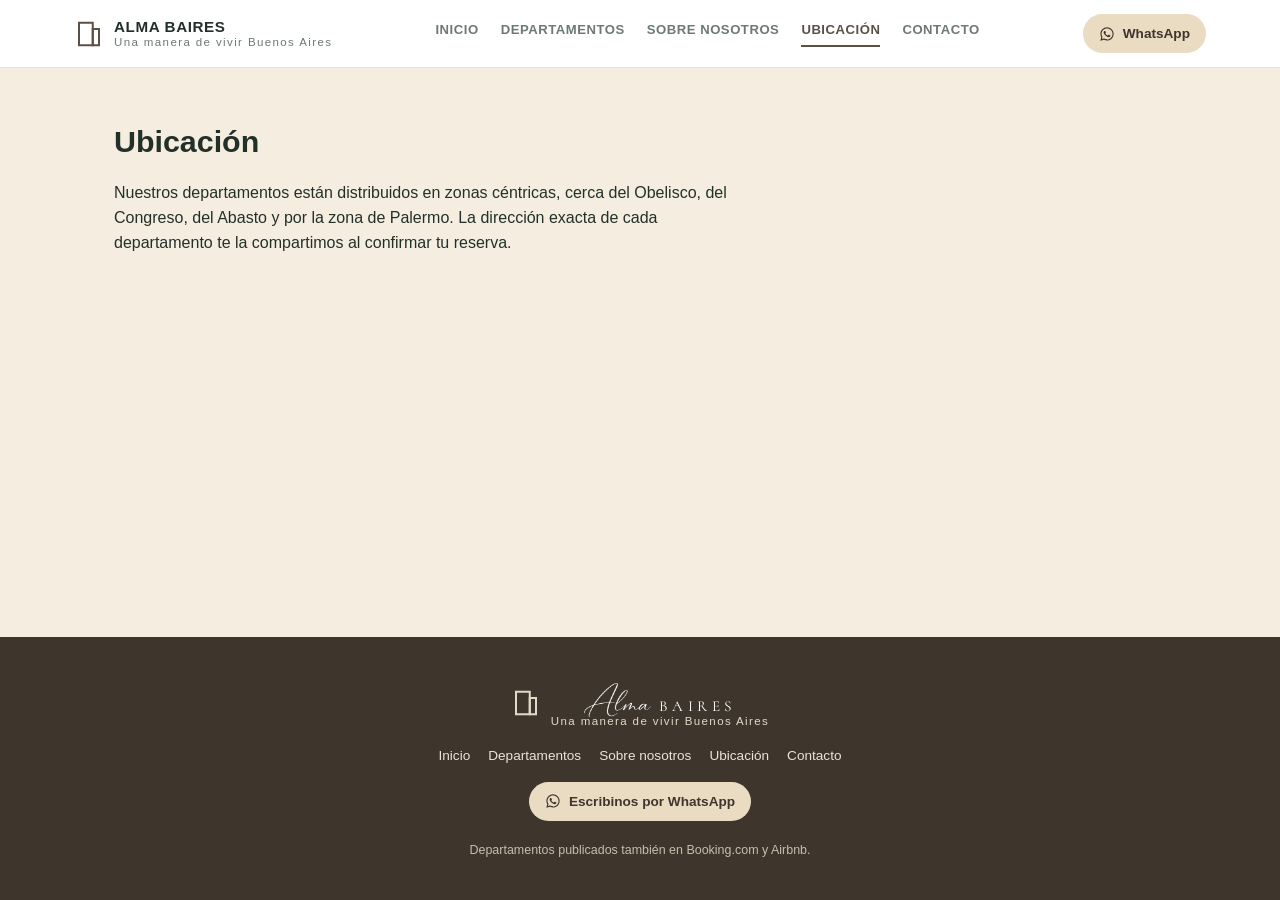
<file: ubicacion.html>
<!DOCTYPE html>
<html lang="es">
<head>
<meta charset="UTF-8">
<meta name="viewport" content="width=device-width, initial-scale=1.0">
<title>Ubicación — ALMA BAIRES Una manera de vivir Buenos Aires</title>
<link rel="preconnect" href="https://fonts.googleapis.com">
<link rel="preconnect" href="https://fonts.gstatic.com" crossorigin>
<link href="https://fonts.googleapis.com/css2?family=Cormorant:wght@300;400;500&display=swap" rel="stylesheet">
<link rel="stylesheet" href="style.css">
<script src="availability.js"></script>
<script src="gallery.js" defer></script>
</head>
<body class="info-page-beige info-page-fixed-height">

<header class="site-header">
  <div class="header-inner">
    <a href="index.html" class="brand">
      <span class="brand-icon"><svg width="30" height="30" viewBox="0 0 24 24" fill="none" stroke="currentColor" stroke-width="1.6"><rect x="4" y="3" width="11" height="18"/><rect x="15" y="8" width="5" height="13"/><line x1="7" y1="6" x2="7" y2="6.01"/><line x1="10" y1="6" x2="10" y2="6.01"/><line x1="7" y1="9" x2="7" y2="9.01"/><line x1="10" y1="9" x2="10" y2="9.01"/><line x1="7" y1="12" x2="7" y2="12.01"/><line x1="10" y1="12" x2="10" y2="12.01"/><line x1="7" y1="15" x2="7" y2="15.01"/><line x1="10" y1="15" x2="10" y2="15.01"/></svg></span>
      <span class="brand-text"><strong>ALMA BAIRES</strong><small>Una manera de vivir Buenos Aires</small></span>
    </a>
    <nav class="main-nav">
      <a href="index.html" class="">Inicio</a>
      <a href="departamentos.html" class="">Departamentos</a>
      <a href="sobre-nosotros.html" class="">Sobre nosotros</a>
      <a href="ubicacion.html" class="active">Ubicación</a>
      <a href="contacto.html" class="">Contacto</a>
    </nav>
    <a class="wa-pill" href="https://wa.me/5491123831149?text=Hola%21%20Quiero%20consultar%20disponibilidad%20de%20departamentos." target="_blank" rel="noopener"><svg width="16" height="16" viewBox="0 0 24 24" fill="currentColor"><path d="M12.04 2C6.58 2 2.13 6.45 2.13 11.91c0 1.75.46 3.39 1.26 4.81L2 22l5.42-1.42a9.9 9.9 0 0 0 4.62 1.15h.01c5.46 0 9.9-4.45 9.9-9.91C21.96 6.45 17.5 2 12.04 2m0 18.06h-.01a8.2 8.2 0 0 1-4.18-1.14l-.3-.18-3.12.82.84-3.04-.2-.31a8.2 8.2 0 0 1-1.26-4.3c0-4.54 3.7-8.24 8.25-8.24 2.2 0 4.27.86 5.83 2.42a8.18 8.18 0 0 1 2.41 5.83c0 4.55-3.7 8.24-8.26 8.24m4.52-6.17c-.25-.12-1.47-.72-1.7-.81-.23-.08-.4-.12-.56.13-.17.25-.64.81-.79.97-.14.17-.29.19-.54.06-.25-.12-1.04-.38-1.99-1.22-.73-.66-1.23-1.46-1.37-1.71-.14-.25-.02-.38.11-.51.11-.11.25-.29.37-.43.12-.14.16-.25.25-.41.08-.17.04-.31-.02-.44-.06-.12-.56-1.36-.77-1.86-.2-.48-.41-.42-.56-.42-.14 0-.31-.02-.48-.02s-.44.06-.67.31c-.23.25-.87.86-.87 2.09s.9 2.42 1.02 2.59c.12.17 1.76 2.7 4.27 3.78.6.26 1.06.41 1.43.53.6.19 1.14.16 1.57.1.48-.07 1.47-.6 1.68-1.18.21-.58.21-1.08.14-1.18-.06-.11-.23-.17-.48-.29"/></svg> WhatsApp</a>
  </div>
</header>

<main class="site-main">

<section class="page-header">
  <h1>Ubicación</h1>
  <p class="text-dark">Nuestros departamentos están distribuidos en zonas céntricas, cerca del Obelisco, del Congreso, del Abasto y por la zona de Palermo. La dirección exacta de cada departamento te la compartimos al confirmar tu reserva.</p>
</section>

</main>

<footer class="site-footer">
  <div class="footer-inner">
    <div class="brand footer-brand">
      <span class="brand-icon"><svg width="30" height="30" viewBox="0 0 24 24" fill="none" stroke="currentColor" stroke-width="1.6"><rect x="4" y="3" width="11" height="18"/><rect x="15" y="8" width="5" height="13"/><line x1="7" y1="6" x2="7" y2="6.01"/><line x1="10" y1="6" x2="10" y2="6.01"/><line x1="7" y1="9" x2="7" y2="9.01"/><line x1="10" y1="9" x2="10" y2="9.01"/><line x1="7" y1="12" x2="7" y2="12.01"/><line x1="10" y1="12" x2="10" y2="12.01"/><line x1="7" y1="15" x2="7" y2="15.01"/><line x1="10" y1="15" x2="10" y2="15.01"/></svg></span>
      <span class="brand-text">
        <span class="footer-brand-name">
          <img class="footer-brand-alma" src="images/logo/alma-script-white.png" alt="Alma">
          <span class="brand-spaced">BAIRES</span>
        </span>
        <small>Una manera de vivir Buenos Aires</small>
      </span>
    </div>
    <nav class="footer-nav">
      <a href="index.html">Inicio</a>
      <a href="departamentos.html">Departamentos</a>
      <a href="sobre-nosotros.html">Sobre nosotros</a>
      <a href="ubicacion.html">Ubicación</a>
      <a href="contacto.html">Contacto</a>
    </nav>
    <a class="wa-pill" href="https://wa.me/5491123831149?text=Hola%21%20Quiero%20consultar%20disponibilidad%20de%20departamentos." target="_blank" rel="noopener"><svg width="16" height="16" viewBox="0 0 24 24" fill="currentColor"><path d="M12.04 2C6.58 2 2.13 6.45 2.13 11.91c0 1.75.46 3.39 1.26 4.81L2 22l5.42-1.42a9.9 9.9 0 0 0 4.62 1.15h.01c5.46 0 9.9-4.45 9.9-9.91C21.96 6.45 17.5 2 12.04 2m0 18.06h-.01a8.2 8.2 0 0 1-4.18-1.14l-.3-.18-3.12.82.84-3.04-.2-.31a8.2 8.2 0 0 1-1.26-4.3c0-4.54 3.7-8.24 8.25-8.24 2.2 0 4.27.86 5.83 2.42a8.18 8.18 0 0 1 2.41 5.83c0 4.55-3.7 8.24-8.26 8.24m4.52-6.17c-.25-.12-1.47-.72-1.7-.81-.23-.08-.4-.12-.56.13-.17.25-.64.81-.79.97-.14.17-.29.19-.54.06-.25-.12-1.04-.38-1.99-1.22-.73-.66-1.23-1.46-1.37-1.71-.14-.25-.02-.38.11-.51.11-.11.25-.29.37-.43.12-.14.16-.25.25-.41.08-.17.04-.31-.02-.44-.06-.12-.56-1.36-.77-1.86-.2-.48-.41-.42-.56-.42-.14 0-.31-.02-.48-.02s-.44.06-.67.31c-.23.25-.87.86-.87 2.09s.9 2.42 1.02 2.59c.12.17 1.76 2.7 4.27 3.78.6.26 1.06.41 1.43.53.6.19 1.14.16 1.57.1.48-.07 1.47-.6 1.68-1.18.21-.58.21-1.08.14-1.18-.06-.11-.23-.17-.48-.29"/></svg> Escribinos por WhatsApp</a>
    <p class="footer-note">Departamentos publicados también en Booking.com y Airbnb.</p>
  </div>
</footer>

</body>
</html>
</file>
<file: style.css>
:root {
  --ink: #23302a;
  --muted: #6b7a72;
  --line: #e7e2d8;
  --accent: #5c5044;
  --accent-dark: #3e362d;
  --btn-bg: #e9dcc3;
  --btn-bg-dark: #ddccaa;
  --accent-ink: #3e362d;
  --bg: #faf8f4;
  --card: #ffffff;
}

* { box-sizing: border-box; }

body {
  margin: 0;
  font-family: -apple-system, BlinkMacSystemFont, "Segoe UI", Roboto, Helvetica, Arial, sans-serif;
  color: var(--ink);
  background: var(--bg);
  line-height: 1.55;
  display: flex;
  flex-direction: column;
  min-height: 100vh;
}

/* El contenido central crece para empujar el pie de página (footer) siempre al fondo,
   incluso en páginas con poco texto (Contacto, Ubicación), en vez de dejar un espacio
   de color de fondo debajo del rectángulo marrón. */
.site-main { flex: 1 0 auto; }

/* Sobre nosotros / Ubicación / Contacto / Inicio: fondo beige en la sección de información */
body.info-page-beige { background: #f5eee0; }

/* Sobre nosotros / Ubicación / Contacto: misma altura total de página para que el
   rectángulo marrón (pie de página) quede siempre en la misma posición al pasar
   de una a otra, sin importar que el texto de cada página sea más largo o más corto. */
body.info-page-fixed-height { min-height: max(100vh, 850px); }

a { color: inherit; }

.muted { color: var(--muted); }

/* Header */
.site-header {
  position: sticky;
  top: 0;
  background: var(--card);
  border-bottom: 1px solid var(--line);
  z-index: 20;
}

.header-inner {
  max-width: 1180px;
  margin: 0 auto;
  padding: 14px 24px;
  display: flex;
  align-items: center;
  justify-content: space-between;
  gap: 16px;
  flex-wrap: wrap;
}

.brand {
  display: flex;
  align-items: center;
  gap: 10px;
  text-decoration: none;
  color: var(--ink);
}

.brand-icon { color: var(--accent); display: flex; }

.brand-text { display: flex; flex-direction: column; line-height: 1.15; }
.brand-text strong { font-size: 0.95rem; letter-spacing: 0.04em; }
.brand-text small { font-size: 0.72rem; letter-spacing: 0.12em; color: var(--muted); }

.main-nav { display: flex; gap: 22px; flex-wrap: wrap; }
.main-nav a {
  text-decoration: none;
  font-size: 0.82rem;
  font-weight: 600;
  letter-spacing: 0.04em;
  color: var(--muted);
  text-transform: uppercase;
  padding-bottom: 4px;
  border-bottom: 2px solid transparent;
}
.main-nav a:hover, .main-nav a.active { color: var(--accent); border-bottom-color: var(--accent); }

.wa-pill {
  display: inline-flex;
  align-items: center;
  gap: 8px;
  background: var(--btn-bg);
  color: var(--accent-ink);
  text-decoration: none;
  font-size: 0.85rem;
  font-weight: 700;
  padding: 9px 16px;
  border-radius: 999px;
}
.wa-pill:hover { background: var(--btn-bg-dark); }

/* Hero (texto + una foto, sin recortar) */
.hero-text {
  background: #5c5044;
  padding: 60px 24px 100px;
}
.hero-split {
  max-width: 1180px;
  margin: 0 auto;
  display: grid;
  grid-template-columns: 1.1fr 1fr;
  gap: 40px;
  align-items: center;
}
.hero-inner { max-width: 560px; }
.hero-photo {
  background: rgba(255,255,255,.08);
  border-radius: 14px;
  padding: 10px;
  display: flex;
  align-items: center;
  justify-content: center;
  height: 320px;
}
.hero-photo img {
  max-width: 100%;
  max-height: 100%;
  object-fit: contain;
  border-radius: 8px;
  display: block;
}
@media (max-width: 860px) {
  .hero-split { grid-template-columns: 1fr; }
  .hero-photo { height: 240px; order: -1; }
}

.hero-text h1 {
  color: #fff;
  font-size: 2.4rem;
  margin: 0 0 14px;
  letter-spacing: -0.02em;
}
.hero-text .brand-hero {
  margin: 0 0 6px;
  display: flex;
  align-items: baseline;
  gap: 14px;
  flex-wrap: wrap;
}
.hero-text .brand-hero-alma {
  height: 4.4rem;
  width: auto;
  display: block;
  transform: translateY(0.625rem);
}
.hero-text .brand-hero .brand-spaced {
  font-family: 'Cormorant', serif;
  font-weight: 400;
  font-size: 2.3rem;
  letter-spacing: 0.35em;
  color: #fff;
}
.hero-text .brand-tagline {
  font-size: 0.8rem;
  font-weight: 600;
  letter-spacing: 0.3em;
  text-transform: uppercase;
  color: #ddccaa;
  margin: 0 0 20px;
}
.hero-text p { color: #f1efe9; font-size: 1.05rem; margin: 0 0 22px; }
.hero-text .hero-sub { margin: 18px 0 0; font-size: 0.98rem; }

.btn {
  display: inline-block;
  text-decoration: none;
  font-weight: 700;
  font-size: 0.85rem;
  letter-spacing: 0.03em;
  padding: 13px 22px;
  border-radius: 8px;
  text-transform: uppercase;
}
.btn-primary { background: var(--btn-bg); color: var(--accent-ink); }
.btn-primary:hover { background: var(--btn-bg-dark); }
.btn-white { background: #ffffff; color: var(--accent-ink); }
.btn-white:hover { background: #f1efe9; }
.btn-tostado { background: #786c5f; color: #ffffff; }
.btn-tostado:hover { background: #695e53; }
.btn-block { display: flex; align-items: center; justify-content: center; gap: 8px; width: 100%; text-transform: none; font-size: 0.95rem; }

/* Search bar */
.search-bar-wrap {
  max-width: 1000px;
  margin: -70px auto 0;
  padding: 0 24px;
  position: relative;
  z-index: 5;
}
.search-bar {
  background: #786c5f;
  border-radius: 14px;
  box-shadow: 0 12px 30px rgba(20,30,25,.14);
  padding: 20px;
  display: flex;
  gap: 16px;
  flex-wrap: wrap;
  align-items: flex-end;
}
.search-bar .field { display: flex; flex-direction: column; gap: 6px; flex: 1; min-width: 140px; }
.search-bar label { font-size: 0.75rem; font-weight: 700; color: #f5eee0; text-transform: uppercase; letter-spacing: 0.04em; }
.search-bar input, .search-bar select {
  border: 1px solid var(--line);
  border-radius: 8px;
  padding: 9px 10px;
  font-size: 0.9rem;
  font-family: inherit;
  background: #f5eee0;
  color: var(--ink);
}
.search-bar button { flex: 0 0 auto; }

/* Features */
.features { padding: 70px 24px 20px; }
.features-inner {
  max-width: 1100px;
  margin: 0 auto;
  display: grid;
  grid-template-columns: repeat(4, 1fr);
  gap: 24px;
  text-align: center;
}
.feature-icon { font-size: 1.7rem; margin-bottom: 8px; }
.feature h3 { font-size: 0.98rem; margin: 0 0 6px; }
.feature p { font-size: 0.85rem; color: var(--muted); margin: 0; }

/* Dept grid */
.dept-grid-section { max-width: 1100px; margin: 0 auto; padding: 50px 24px 70px; }
.dept-grid-section h2 { text-align: center; font-size: 1.6rem; margin-bottom: 28px; }
.dept-grid {
  display: grid;
  grid-template-columns: repeat(auto-fill, minmax(220px, 1fr));
  gap: 20px;
}
.dept-card {
  text-decoration: none;
  color: var(--ink);
  background: var(--card);
  border-radius: 14px;
  overflow: hidden;
  border: 1px solid var(--line);
  display: block;
}
.dept-card img { width: 100%; height: 150px; object-fit: cover; display: block; }
.dept-card-body { padding: 14px 16px; }
.dept-card-body h3 { margin: 0 0 4px; font-size: 1rem; }
.dept-card-body p { margin: 0; font-size: 0.85rem; color: var(--muted); }

/* Page header (inner pages) */
.page-header { max-width: 1100px; margin: 0 auto; padding: 50px 24px 10px; }
.page-header h1 { font-size: 1.9rem; margin: 0 0 10px; }
.page-header p { color: var(--muted); max-width: 640px; }
.page-header p.text-dark { color: var(--ink); }

.text-page { max-width: 760px; margin: 0 auto; padding: 20px 24px 70px; }
.text-page p { margin-bottom: 16px; }

/* Breadcrumb */
.breadcrumb {
  max-width: 1100px;
  margin: 0 auto;
  padding: 18px 24px 0;
  font-size: 0.82rem;
  color: var(--muted);
}
.breadcrumb a { text-decoration: none; color: var(--muted); }
.breadcrumb a:hover { color: var(--accent); }

/* Depto detail */
.depto-detail {
  max-width: 1100px;
  margin: 0 auto;
  padding: 20px 24px 70px;
  display: grid;
  grid-template-columns: 2fr 1fr;
  gap: 40px;
  align-items: start;
}
.depto-main h1 { font-size: 1.9rem; margin: 4px 0 8px; }
.meta-row { color: var(--muted); font-size: 0.95rem; margin: 0 0 18px; }

.gallery-main { margin-bottom: 30px; }
.gallery-main-link { display: block; margin-bottom: 8px; }
.gallery-big { width: 100%; height: 420px; object-fit: cover; border-radius: 12px; display: block; cursor: zoom-in; }
.gallery-thumbs {
  display: grid;
  grid-template-columns: repeat(auto-fill, minmax(100px, 1fr));
  gap: 8px;
}
.gallery-thumb { display: block; border-radius: 8px; overflow: hidden; cursor: zoom-in; }
.gallery-thumb img { width: 100%; height: 88px; object-fit: cover; display: block; transition: transform .15s ease; }
.gallery-thumb:hover img { transform: scale(1.06); }

/* Lightbox (ver todas las fotos, con flechas) */
.lightbox-overlay {
  position: fixed;
  inset: 0;
  background: rgba(20, 16, 12, 0.92);
  display: flex;
  align-items: center;
  justify-content: center;
  z-index: 1000;
  padding: 50px 80px;
}
.lightbox-img { max-width: 100%; max-height: 100%; object-fit: contain; border-radius: 6px; display: block; }
.lightbox-close, .lightbox-prev, .lightbox-next {
  position: absolute;
  background: rgba(255, 255, 255, 0.12);
  color: #fff;
  border: none;
  cursor: pointer;
  font-size: 1.8rem;
  line-height: 1;
  border-radius: 50%;
  width: 46px;
  height: 46px;
  display: flex;
  align-items: center;
  justify-content: center;
}
.lightbox-close:hover, .lightbox-prev:hover, .lightbox-next:hover { background: rgba(255, 255, 255, 0.25); }
.lightbox-close { top: 16px; right: 16px; }
.lightbox-prev { left: 16px; top: 50%; transform: translateY(-50%); }
.lightbox-next { right: 16px; top: 50%; transform: translateY(-50%); }
.lightbox-counter {
  position: absolute;
  bottom: 16px;
  left: 50%;
  transform: translateX(-50%);
  color: #f1efe9;
  font-size: 0.85rem;
  background: rgba(0, 0, 0, 0.35);
  padding: 4px 14px;
  border-radius: 999px;
}
@media (max-width: 600px) {
  .lightbox-overlay { padding: 20px 12px; }
  .lightbox-prev, .lightbox-next { width: 40px; height: 40px; font-size: 1.4rem; }
  .gallery-big { height: 260px; }
}

.depto-main h2 { font-size: 1.2rem; margin: 30px 0 10px; }
.info-list { list-style: none; padding: 0; margin: 0; }
.info-list li { padding: 8px 0; border-bottom: 1px solid var(--line); font-size: 0.92rem; }

.depto-sidebar { position: sticky; top: 90px; display: flex; flex-direction: column; gap: 20px; }
.sidebar-card {
  background: var(--card);
  border: 1px solid var(--line);
  border-radius: 14px;
  padding: 22px;
}
.sidebar-title { font-weight: 700; margin: 0 0 6px; }
.sidebar-card .muted { font-size: 0.88rem; margin: 0 0 16px; }
.calendar-block { margin: 0; }
.calendar-block .sidebar-title { margin: 0 0 10px; }

/* Footer */
.site-footer { background: var(--accent-dark); color: #f1efe9; margin-top: 40px; }
.footer-inner {
  max-width: 1100px;
  margin: 0 auto;
  padding: 40px 24px;
  display: flex;
  flex-direction: column;
  align-items: center;
  gap: 16px;
  text-align: center;
}
.footer-brand .brand-icon, .footer-brand .brand-text small { color: #e3d9c8; }
.footer-brand { color: #fff; }
.footer-brand-name {
  display: flex;
  align-items: baseline;
  justify-content: center;
  gap: 8px;
}
.footer-brand-alma {
  height: 34px;
  width: auto;
  display: block;
  transform: translateY(6px);
}
.footer-brand-name .brand-spaced {
  font-family: 'Cormorant', serif;
  font-weight: 400;
  font-size: 0.95rem;
  letter-spacing: 0.3em;
  text-transform: uppercase;
  color: #fff;
}
.footer-nav { display: flex; gap: 18px; flex-wrap: wrap; justify-content: center; }
.footer-nav a { color: #ece3d5; text-decoration: none; font-size: 0.85rem; }
.footer-nav a:hover { color: #fff; }
.footer-note { font-size: 0.78rem; color: #c9bda8; margin: 4px 0 0; }
.site-footer .wa-pill { background: var(--btn-bg); color: var(--accent-ink); }
.site-footer .wa-pill:hover { background: var(--btn-bg-dark); }

@media (max-width: 860px) {
  .depto-detail { grid-template-columns: 1fr; }
  .gallery-big { height: 220px; }
  .features-inner { grid-template-columns: repeat(2, 1fr); }
  .hero-text h1 { font-size: 1.8rem; }
  .depto-sidebar { order: -1; position: static; margin-bottom: 24px; }
}

.direccion { font-weight: 700; margin: 0 0 8px; }
.amenities-list li, .info-list li { list-style: none; }

.badge-note { background: #f2ece1; color: var(--accent); border-radius: 10px; padding: 10px 14px; font-size: 0.9rem; margin: 4px 0 12px; }

/* Disponibilidad — resultados en la home */
.avail-results {
  display: none;
  max-width: 1100px;
  margin: 0 auto;
  padding: 0 24px;
}
.avail-results h3 { font-size: 1.15rem; margin: 10px 0 14px; }
.avail-msg { color: var(--muted); font-size: 0.95rem; }
.avail-msg-muted { color: var(--muted); font-size: 0.85rem; margin-top: 14px; }
.avail-grid {
  display: grid;
  grid-template-columns: repeat(auto-fill, minmax(200px, 1fr));
  gap: 16px;
  margin-bottom: 10px;
}
.avail-card {
  text-decoration: none;
  color: var(--ink);
  background: var(--card);
  border-radius: 12px;
  overflow: hidden;
  border: 1px solid var(--line);
  display: block;
}
.avail-card img { width: 100%; height: 120px; object-fit: cover; display: block; }
.avail-card-body { padding: 10px 12px; }
.avail-card-body h4 { margin: 0 0 2px; font-size: 0.92rem; }
.avail-card-body p { margin: 0; font-size: 0.8rem; }

/* Calendario de disponibilidad — página de cada departamento */
.calendar {
  max-width: 340px;
  background: var(--card);
  border: 1px solid var(--line);
  border-radius: 14px;
  padding: 16px 18px 18px;
  margin: 0;
}
.calendar-head {
  display: flex;
  align-items: center;
  justify-content: space-between;
  margin-bottom: 10px;
  font-weight: 700;
}
.calendar-head button {
  background: none;
  border: none;
  font-size: 1.2rem;
  cursor: pointer;
  color: var(--accent);
  padding: 2px 8px;
  line-height: 1;
}
.calendar-weekdays, .calendar-grid {
  display: grid;
  grid-template-columns: repeat(7, 1fr);
  gap: 4px;
  text-align: center;
}
.calendar-weekdays span { font-size: 0.72rem; color: var(--muted); font-weight: 700; padding: 2px 0; }
.calendar-grid .day {
  font-size: 0.82rem;
  padding: 6px 0;
  border-radius: 6px;
}
.day-empty { visibility: hidden; }
.day-free { background: #f2ece1; color: var(--ink); }
.day-blocked { background: #d3bea1; color: #3e362d; text-decoration: line-through; }
.day-today { box-shadow: inset 0 0 0 1.5px var(--accent); font-weight: 700; }
.calendar-legend { display: flex; gap: 16px; margin-top: 12px; font-size: 0.78rem; color: var(--muted); }
.legend-item { display: inline-flex; align-items: center; gap: 6px; }
.dot { width: 9px; height: 9px; border-radius: 50%; display: inline-block; }
.dot-free { background: #f2ece1; border: 1px solid var(--line); }
.dot-blocked { background: #d3bea1; }
</file>
